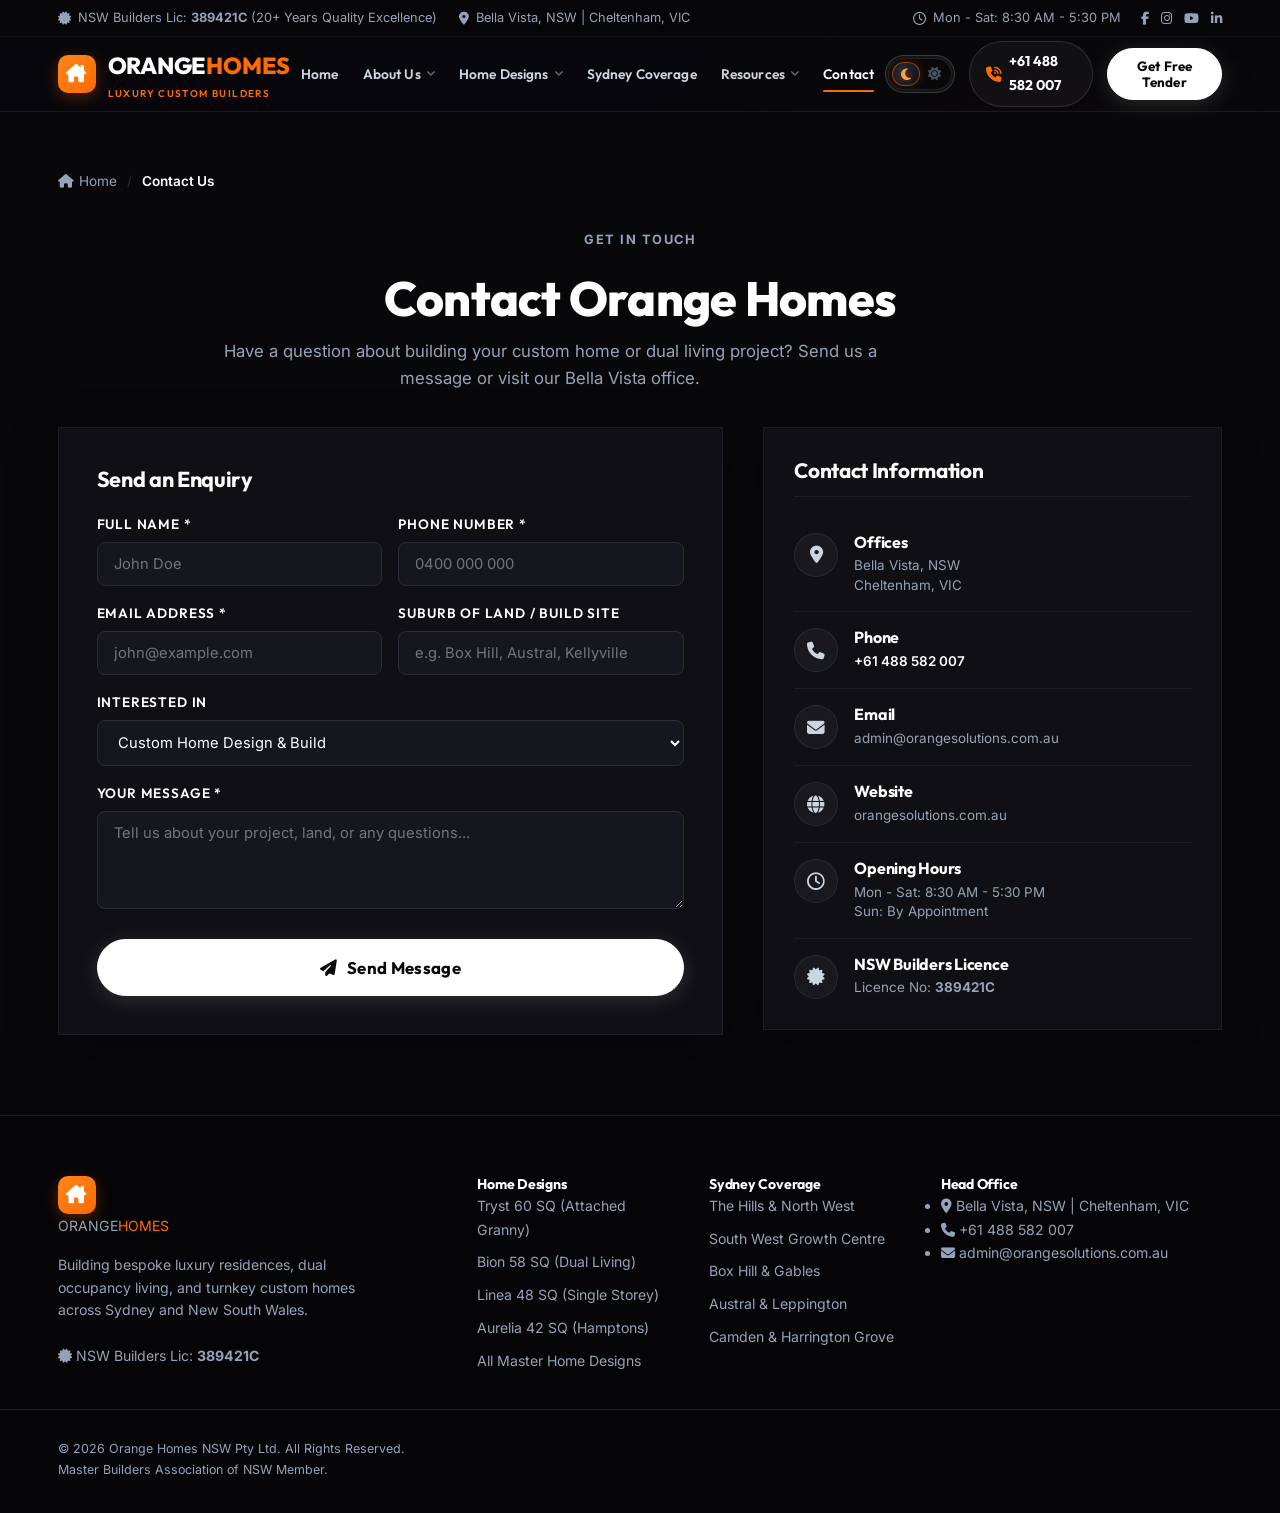
<file: contact.html>
<!DOCTYPE html>
<html lang="en-AU">
<head>
  <meta charset="UTF-8">
  <meta name="viewport" content="width=device-width, initial-scale=1.0">
  <title>Contact Us | Orange Homes</title>
  <meta name="description" content="Get in touch with Orange Homes. Contact our Bella Vista office or send us an enquiry for your custom luxury home build in Sydney.">
  <meta name="keywords" content="contact orange homes, luxury custom home builder sydney, bella vista home builders">
  
  <!-- Favicon -->
  <link rel="icon" type="image/svg+xml" href="data:image/svg+xml,<svg xmlns='http://www.w3.org/2000/svg' viewBox='0 0 100 100'><rect width='100' height='100' rx='20' fill='%23ff6b00'/><path d='M30 65 L50 25 L70 65 Z' fill='%23ffffff'/></svg>">
  
  <!-- Google Fonts: Outfit & Inter -->
  <link rel="preconnect" href="https://fonts.googleapis.com">
  <link rel="preconnect" href="https://fonts.gstatic.com" crossorigin>
  <link href="https://fonts.googleapis.com/css2?family=Inter:wght@300;400;500;600;700&family=Outfit:wght@400;500;600;700;800;900&display=swap" rel="stylesheet">
  
  <!-- FontAwesome 6 Icons -->
  <link rel="stylesheet" href="https://cdnjs.cloudflare.com/ajax/libs/font-awesome/6.5.1/css/all.min.css" crossorigin="anonymous" referrerpolicy="no-referrer" />
  
  <!-- Custom Stylesheet -->
  <link rel="stylesheet" href="css/style.css">

  <!-- Immediate Theme Initialization (Zero-FOUC) -->
  <meta name="color-scheme" content="dark light">
  <script>
    (function() {
      try {
        var savedTheme = localStorage.getItem('orange_theme');
        if (savedTheme === 'light') {
          document.documentElement.setAttribute('data-theme', 'light');
        } else {
          document.documentElement.setAttribute('data-theme', 'dark');
        }
      } catch (e) {}
    })();
  </script>
</head>
<body class="contact-page">

  <!-- Interactive Fluid Water Background -->
  <canvas id="fluidCanvas" class="fluid-canvas"></canvas>
  <div class="fluid-ambient-orb fluid-orb-1"></div>
  <div class="fluid-ambient-orb fluid-orb-2"></div>
  <div class="fluid-ambient-orb fluid-orb-3"></div>
  <div class="liquid-cursor-glow" id="liquidCursorGlow"></div>

  <!-- ==========================================================================
       TOP NOTIFICATION BAR
       ========================================================================== -->
  <div class="top-notification-bar">
    <div class="container top-bar-inner">
      <div class="top-bar-left">
        <div class="top-bar-item">
          <i class="fa-solid fa-certificate"></i>
          <span>NSW Builders Lic: <strong>389421C</strong> (20+ Years Quality Excellence)</span>
        </div>
        <div class="top-bar-item hide-mobile">
          <i class="fa-solid fa-location-dot"></i>
          <span>Bella Vista, NSW | Cheltenham, VIC</span>
        </div>
      </div>
      <div class="top-bar-right">
        <div class="top-bar-item">
          <i class="fa-regular fa-clock"></i>
          <span>Mon - Sat: 8:30 AM - 5:30 PM</span>
        </div>
        <div class="top-bar-social">
          <a href="#" aria-label="Facebook"><i class="fa-brands fa-facebook-f"></i></a>
          <a href="#" aria-label="Instagram"><i class="fa-brands fa-instagram"></i></a>
          <a href="#" aria-label="YouTube"><i class="fa-brands fa-youtube"></i></a>
          <a href="#" aria-label="LinkedIn"><i class="fa-brands fa-linkedin-in"></i></a>
        </div>
      </div>
    </div>
  </div>

  <!-- ==========================================================================
       STANDARD STICKY NAVBAR
       ========================================================================== -->
  <header class="site-header" id="siteHeader">
    <div class="container nav-container">
      
      <!-- Brand Logo -->
      <a href="index.html" class="brand-logo">
        <div class="logo-symbol"><i class="fa-solid fa-house-chimney"></i></div>
        <div class="logo-text">
          ORANGE<span>HOMES</span>
          <span class="logo-tag">Luxury Custom Builders</span>
        </div>
      </a>

      <!-- Desktop Navigation Menu -->
      <nav class="desktop-nav">
        <ul class="nav-menu">
          <li class="nav-item"><a href="index.html" class="nav-link">Home</a></li>
          
          <li class="nav-item">
            <a href="index.html#why-choose-us" class="nav-link">
              About Us <i class="fa-solid fa-angle-down"></i>
            </a>
            <ul class="nav-dropdown">
              <li><a href="index.html#about-intro" class="dropdown-link"><i class="fa-solid fa-building-columns"></i> About Orange Homes</a></li>
              <li><a href="index.html#why-choose-us" class="dropdown-link"><i class="fa-solid fa-award"></i> Why Orange Homes?</a></li>
              <li><a href="index.html#testimonials" class="dropdown-link"><i class="fa-solid fa-star"></i> Verified Testimonials</a></li>
              <li><a href="index.html#why-choose-us" class="dropdown-link"><i class="fa-solid fa-shield-halved"></i> 25-Yr Lifetime Warranty</a></li>
            </ul>
          </li>

          <li class="nav-item">
            <a href="index.html#home-designs" class="nav-link">
              Home Designs <i class="fa-solid fa-angle-down"></i>
            </a>
            <ul class="nav-dropdown">
              <li><a href="design-detail.html?id=tryst" class="dropdown-link"><i class="fa-solid fa-star"></i> Tryst 60 SQ (Attached Granny)</a></li>
              <li><a href="design-detail.html?id=bion" class="dropdown-link"><i class="fa-solid fa-people-roof"></i> Bion 58 SQ (Dual Living)</a></li>
              <li><a href="design-detail.html?id=linea" class="dropdown-link"><i class="fa-solid fa-house"></i> Linea 48 SQ (Single Storey)</a></li>
              <li><a href="design-detail.html?id=aurelia" class="dropdown-link"><i class="fa-solid fa-house-laptop"></i> Aurelia 42 SQ (Hamptons)</a></li>
              <li><a href="index.html#home-designs" class="dropdown-link"><i class="fa-solid fa-layer-group"></i> View All Master Collection</a></li>
            </ul>
          </li>

          <li class="nav-item">
            <a href="sydney-coverage.html" class="nav-link">Sydney Coverage</a>
          </li>

          <li class="nav-item">
            <a href="index.html#resources" class="nav-link">
              Resources <i class="fa-solid fa-angle-down"></i>
            </a>
            <ul class="nav-dropdown">
              <li><a href="index.html#estimator" class="dropdown-link"><i class="fa-solid fa-calculator"></i> Build Cost Estimator</a></li>
              <li><a href="index.html#free-design-studio" class="dropdown-link"><i class="fa-solid fa-compass-drafting"></i> Free Custom 3D Design</a></li>
              <li><a href="index.html#virtual-tour" class="dropdown-link"><i class="fa-solid fa-vr-cardboard"></i> 360° Display Home Tour</a></li>
              <li><a href="articles.html" class="dropdown-link"><i class="fa-solid fa-newspaper"></i> Latest Construction Guides</a></li>
              <li><a href="index.html#faqs" class="dropdown-link"><i class="fa-solid fa-circle-question"></i> FAQs</a></li>
            </ul>
          </li>

          <li class="nav-item active">
            <a href="contact.html" class="nav-link">Contact</a>
          </li>
        </ul>
      </nav>

      <!-- Action Button & Phone -->
      <div class="header-actions">
        <!-- Luxury Theme Switcher -->
        <button class="theme-toggle-btn" id="themeToggleBtn" type="button" aria-label="Toggle light/dark theme" title="Toggle Theme (Dark / Light)">
          <span class="theme-toggle-track">
            <span class="theme-toggle-icon icon-moon" aria-hidden="true"><i class="fa-solid fa-moon"></i></span>
            <span class="theme-toggle-icon icon-sun" aria-hidden="true"><i class="fa-solid fa-sun"></i></span>
            <span class="theme-toggle-thumb"></span>
          </span>
        </button>
        <a href="tel:+61488582007" class="header-phone hide-mobile">
          <i class="fa-solid fa-phone-volume"></i>
          <span>+61 488 582 007</span>
        </a>
        <button class="btn btn-primary btn-sm" onclick="openContactModal('Contact Page Quote')">
          Get Free Tender
        </button>
        <button class="mobile-nav-toggle" aria-label="Open Navigation Menu">
          <i class="fa-solid fa-bars"></i>
        </button>
      </div>

    </div>
  </header>

  <!-- ==========================================================================
       SIMPLE & CLEAN CONTACT SECTION
       ========================================================================== -->
  <section class="section-padding bg-dark" style="padding: 50px 0 80px;">
    <div class="container">
      
      <!-- Breadcrumbs -->
      <nav class="project-breadcrumbs" aria-label="Breadcrumbs" style="margin-bottom: 24px;">
        <a href="index.html"><i class="fa-solid fa-house"></i> Home</a>
        <span>/</span>
        <span class="active">Contact Us</span>
      </nav>

      <div class="section-header" style="margin-bottom: 36px;">
        <div class="section-tag">Get in Touch</div>
        <h1 style="font-family: 'Outfit', sans-serif; font-size: clamp(2.2rem, 3.8vw, 3rem); font-weight: 800; color: var(--text-white); margin-top: 6px; margin-bottom: 10px;">
          Contact Orange Homes
        </h1>
        <p style="color: var(--text-muted); font-size: 1.05rem; max-width: 680px; margin: 0; line-height: 1.6;">
          Have a question about building your custom home or dual living project? Send us a message or visit our Bella Vista office.
        </p>
      </div>

      <div class="contact-main-grid" style="margin-bottom: 0;">
        
        <!-- Left: Simple Clean Contact Form -->
        <div class="contact-form-panel">
          <h3 style="font-family: 'Outfit', sans-serif; font-size: 1.35rem; color: var(--text-white); margin-bottom: 20px;">
            Send an Enquiry
          </h3>

          <form id="simpleContactForm" data-toast-msg="Thank you! Your enquiry has been received. An Orange Homes advisor will contact you shortly.">
            
            <div class="form-row" style="display: grid; grid-template-columns: 1fr 1fr; gap: 16px; margin-bottom: 16px;">
              <div class="form-group">
                <label style="color: var(--text-white); font-size: 0.85rem; font-weight: 600; margin-bottom: 6px; display: block;">Full Name *</label>
                <input type="text" class="form-control" required placeholder="John Doe">
              </div>
              <div class="form-group">
                <label style="color: var(--text-white); font-size: 0.85rem; font-weight: 600; margin-bottom: 6px; display: block;">Phone Number *</label>
                <input type="tel" class="form-control" required placeholder="0400 000 000">
              </div>
            </div>

            <div class="form-row" style="display: grid; grid-template-columns: 1fr 1fr; gap: 16px; margin-bottom: 16px;">
              <div class="form-group">
                <label style="color: var(--text-white); font-size: 0.85rem; font-weight: 600; margin-bottom: 6px; display: block;">Email Address *</label>
                <input type="email" class="form-control" required placeholder="john@example.com">
              </div>
              <div class="form-group">
                <label style="color: var(--text-white); font-size: 0.85rem; font-weight: 600; margin-bottom: 6px; display: block;">Suburb of Land / Build Site</label>
                <input type="text" class="form-control" placeholder="e.g. Box Hill, Austral, Kellyville">
              </div>
            </div>

            <div class="form-group" style="margin-bottom: 16px;">
              <label style="color: var(--text-white); font-size: 0.85rem; font-weight: 600; margin-bottom: 6px; display: block;">Interested In</label>
              <select class="form-control">
                <option>Custom Home Design & Build</option>
                <option>Attached Granny Flat (e.g. Tryst 60 SQ)</option>
                <option>Dual Living / Duplex (e.g. Bion 58 SQ)</option>
                <option>Knockdown Rebuild</option>
                <option>General Enquiry</option>
              </select>
            </div>

            <div class="form-group" style="margin-bottom: 22px;">
              <label style="color: var(--text-white); font-size: 0.85rem; font-weight: 600; margin-bottom: 6px; display: block;">Your Message *</label>
              <textarea class="form-control" rows="4" required placeholder="Tell us about your project, land, or any questions..."></textarea>
            </div>

            <button type="submit" class="btn btn-primary btn-lg" style="width: 100%;">
              <i class="fa-solid fa-paper-plane"></i> Send Message
            </button>
          </form>
        </div>

        <!-- Right: Simple Clean Contact Details Card -->
        <div class="contact-sidebar-panel">
          
          <div class="contact-studio-box">
            <h3 style="font-family: 'Outfit', sans-serif; font-size: 1.3rem; color: var(--text-white); margin-bottom: 20px; padding-bottom: 12px; border-bottom: 1px solid var(--border-dark);">
              Contact Information
            </h3>

            <div class="studio-item">
              <div class="studio-icon"><i class="fa-solid fa-location-dot"></i></div>
              <div class="studio-details">
                <h5>Offices</h5>
                <p>Bella Vista, NSW<br>Cheltenham, VIC</p>
              </div>
            </div>

            <div class="studio-item">
              <div class="studio-icon"><i class="fa-solid fa-phone"></i></div>
              <div class="studio-details">
                <h5>Phone</h5>
                <p><a href="tel:+61488582007" style="color: var(--text-white); text-decoration: none; font-weight: 600;">+61 488 582 007</a></p>
              </div>
            </div>

            <div class="studio-item">
              <div class="studio-icon"><i class="fa-solid fa-envelope"></i></div>
              <div class="studio-details">
                <h5>Email</h5>
                <p><a href="mailto:admin@orangesolutions.com.au" class="studio-link">admin@orangesolutions.com.au</a></p>
              </div>
            </div>

            <div class="studio-item">
              <div class="studio-icon"><i class="fa-solid fa-globe"></i></div>
              <div class="studio-details">
                <h5>Website</h5>
                <p><a href="https://orangesolutions.com.au/" target="_blank" rel="noopener" class="studio-link">orangesolutions.com.au</a></p>
              </div>
            </div>

            <div class="studio-item">
              <div class="studio-icon"><i class="fa-regular fa-clock"></i></div>
              <div class="studio-details">
                <h5>Opening Hours</h5>
                <p>Mon - Sat: 8:30 AM - 5:30 PM<br>Sun: By Appointment</p>
              </div>
            </div>

            <div class="studio-item">
              <div class="studio-icon"><i class="fa-solid fa-certificate"></i></div>
              <div class="studio-details">
                <h5>NSW Builders Licence</h5>
                <p>Licence No: <strong>389421C</strong></p>
              </div>
            </div>
          </div>

        </div>

      </div>

    </div>
  </section>

  <!-- ==========================================================================
       OFF-CANVAS MOBILE DRAWER MENU
       ========================================================================== -->
  <div class="mobile-drawer">
    <div class="drawer-header">
      <a href="index.html" class="brand-logo" style="font-size: 1.3rem;">
        <div class="logo-symbol" style="width: 34px; height: 34px; font-size: 1rem;"><i class="fa-solid fa-house-chimney"></i></div>
        <div class="logo-text">ORANGE<span>HOMES</span></div>
      </a>
      <button class="modal-close-btn drawer-close-btn" aria-label="Close Navigation"><i class="fa-solid fa-xmark"></i></button>
    </div>

    <ul class="mobile-nav-list">
      <li><a href="index.html" class="mobile-nav-link">Home</a></li>
      <li><a href="index.html#about-intro" class="mobile-nav-link">About Us</a></li>
      <li><a href="index.html#why-choose-us" class="mobile-nav-link">Why Orange Homes</a></li>
      <li><a href="index.html#home-designs" class="mobile-nav-link">Home Designs Collection</a></li>
      <li><a href="design-detail.html?id=tryst" class="mobile-nav-link">Tryst 60 SQ Design</a></li>
      <li><a href="sydney-coverage.html" class="mobile-nav-link">Sydney Coverage</a></li>
      <li><a href="index.html#free-design-studio" class="mobile-nav-link">Free 3D Design Studio</a></li>
      <li><a href="index.html#virtual-tour" class="mobile-nav-link">Virtual Display Home</a></li>
      <li><a href="articles.html" class="mobile-nav-link">Building Guides</a></li>
      <li><a href="index.html#faqs" class="mobile-nav-link">FAQs</a></li>
      <li><a href="contact.html" class="mobile-nav-link active">Contact Us</a></li>
    </ul>

    <div style="margin-top: auto; padding-top: 20px;">
      <!-- Mobile Theme Toggle -->
      <div class="drawer-theme-row">
        <span class="drawer-theme-label"><i class="fa-solid fa-circle-half-stroke"></i> Theme Mode</span>
        <button class="theme-toggle-btn mobile-theme-btn" id="mobileThemeToggleBtn" type="button" aria-label="Toggle light/dark theme">
          <span class="theme-toggle-track">
            <span class="theme-toggle-icon icon-moon" aria-hidden="true"><i class="fa-solid fa-moon"></i></span>
            <span class="theme-toggle-icon icon-sun" aria-hidden="true"><i class="fa-solid fa-sun"></i></span>
            <span class="theme-toggle-thumb"></span>
          </span>
        </button>
      </div>
      <a href="tel:+61488582007" class="btn btn-primary" style="width: 100%; margin-bottom: 12px;">
        <i class="fa-solid fa-phone"></i> +61 488 582 007
      </a>
      <button class="btn btn-outline" style="width: 100%;" onclick="openContactModal('Mobile Drawer Tender Request')">
        Request Fixed Tender
      </button>
    </div>
  </div>

  <!-- ==========================================================================
       STANDARD SITE FOOTER
       ========================================================================== -->
  <footer class="site-footer">
    <div class="container footer-grid">
      <div class="footer-brand">
        <div class="footer-logo">
          <div class="logo-symbol"><i class="fa-solid fa-house-chimney"></i></div>
          <div class="logo-text">ORANGE<span>HOMES</span></div>
        </div>
        <p class="footer-tagline">
          Building bespoke luxury residences, dual occupancy living, and turnkey custom homes across Sydney and New South Wales.
        </p>
        <div class="footer-license">
          <i class="fa-solid fa-certificate"></i> NSW Builders Lic: <strong>389421C</strong>
        </div>
      </div>

      <div class="footer-col">
        <h4 class="footer-title">Home Designs</h4>
        <ul class="footer-links">
          <li><a href="design-detail.html?id=tryst">Tryst 60 SQ (Attached Granny)</a></li>
          <li><a href="design-detail.html?id=bion">Bion 58 SQ (Dual Living)</a></li>
          <li><a href="design-detail.html?id=linea">Linea 48 SQ (Single Storey)</a></li>
          <li><a href="design-detail.html?id=aurelia">Aurelia 42 SQ (Hamptons)</a></li>
          <li><a href="index.html#home-designs">All Master Home Designs</a></li>
        </ul>
      </div>

      <div class="footer-col">
        <h4 class="footer-title">Sydney Coverage</h4>
        <ul class="footer-links">
          <li><a href="sydney-coverage.html">The Hills &amp; North West</a></li>
          <li><a href="sydney-coverage.html">South West Growth Centre</a></li>
          <li><a href="sydney-coverage.html">Box Hill &amp; Gables</a></li>
          <li><a href="sydney-coverage.html">Austral &amp; Leppington</a></li>
          <li><a href="sydney-coverage.html">Camden &amp; Harrington Grove</a></li>
        </ul>
      </div>

      <div class="footer-col">
        <h4 class="footer-title">Head Office</h4>
        <ul class="footer-contact">
          <li><i class="fa-solid fa-location-dot"></i> Bella Vista, NSW | Cheltenham, VIC</li>
          <li><i class="fa-solid fa-phone"></i> +61 488 582 007</li>
          <li><i class="fa-solid fa-envelope"></i> admin@orangesolutions.com.au</li>
        </ul>
      </div>
    </div>

    <div class="footer-bottom">
      <div class="container footer-bottom-inner">
        <div>© 2026 Orange Homes NSW Pty Ltd. All Rights Reserved.</div>
        <div>Master Builders Association of NSW Member.</div>
      </div>
    </div>
  </footer>

  <!-- Quick Contact / Consultation Modal -->
  <div id="quickContactModal" class="modal-backdrop">
    <div class="modal-dialog" style="max-width: 650px;">
      <div class="modal-header">
        <div>
          <h3 id="contactModalTitle" style="font-size: 1.4rem; color: var(--text-white);">Request Fixed-Price Consultation</h3>
          <p style="font-size: 0.85rem; color: var(--text-muted); margin-top: 4px;">Direct builder consultation, site assessment &amp; custom 3D review.</p>
        </div>
        <button class="modal-close-btn" onclick="closeContactModal()" aria-label="Close Modal"><i class="fa-solid fa-xmark"></i></button>
      </div>

      <div class="modal-body">
        <form data-toast-msg="Thank you! Your enquiry has been received. An Orange Homes advisor will call you shortly.">
          <input type="hidden" id="quickContactSubject" value="General Consultation">

          <div class="form-group" style="margin-bottom: 16px;">
            <label>Full Name *</label>
            <input type="text" class="form-control" required placeholder="e.g. John Doe">
          </div>

          <div class="form-row" style="display: grid; grid-template-columns: 1fr 1fr; gap: 14px; margin-bottom: 16px;">
            <div class="form-group">
              <label>Phone Number *</label>
              <input type="tel" class="form-control" required placeholder="0400 000 000">
            </div>
            <div class="form-group">
              <label>Email Address *</label>
              <input type="email" class="form-control" required placeholder="john@example.com">
            </div>
          </div>

          <div class="form-group" style="margin-bottom: 24px;">
            <label>How Can We Help You?</label>
            <textarea class="form-control" rows="3" placeholder="Tell us about your land, preferred home designs, or questions..."></textarea>
          </div>

          <button type="submit" class="btn btn-primary btn-lg" style="width: 100%;">
            <i class="fa-solid fa-paper-plane"></i> Submit Request
          </button>
        </form>
      </div>
    </div>
  </div>

  <!-- Master Scripts -->
  <script src="js/data.js"></script>
  <script src="js/app.js"></script>

</body>
</html>
</file>
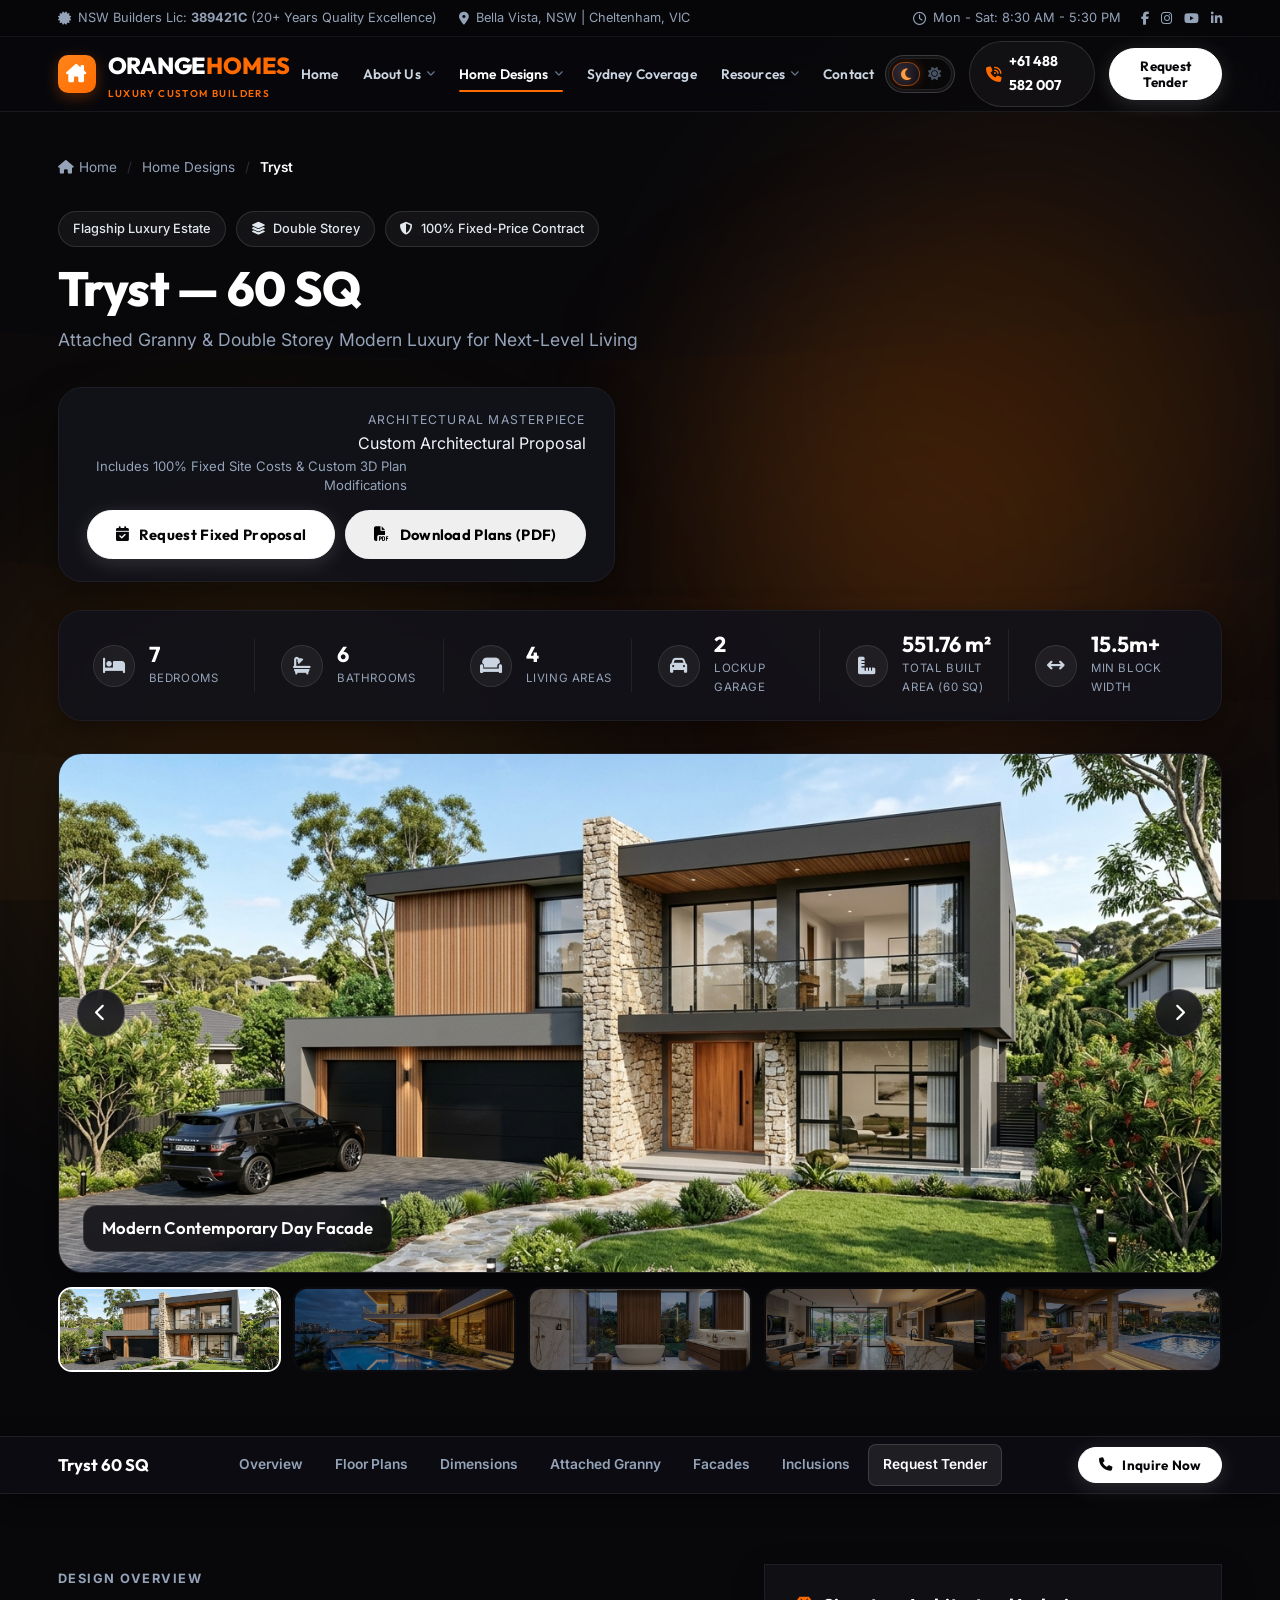
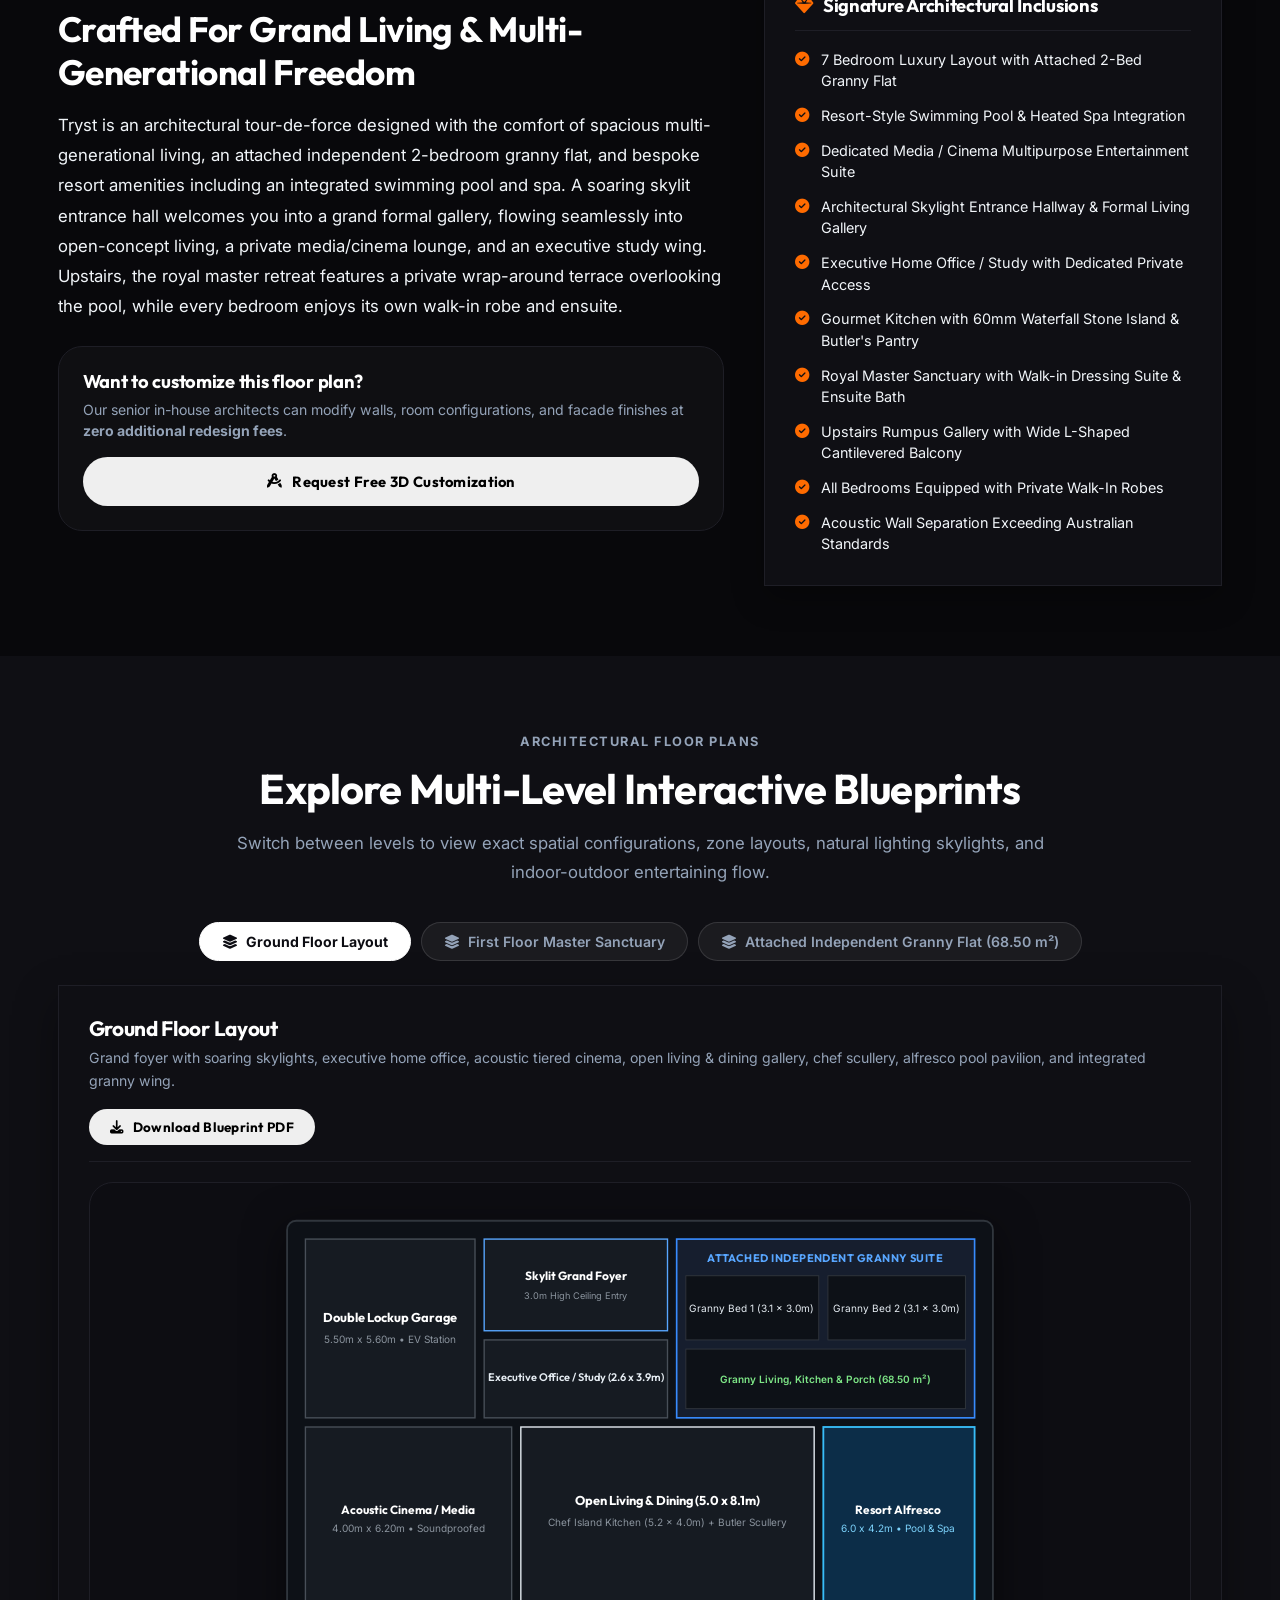
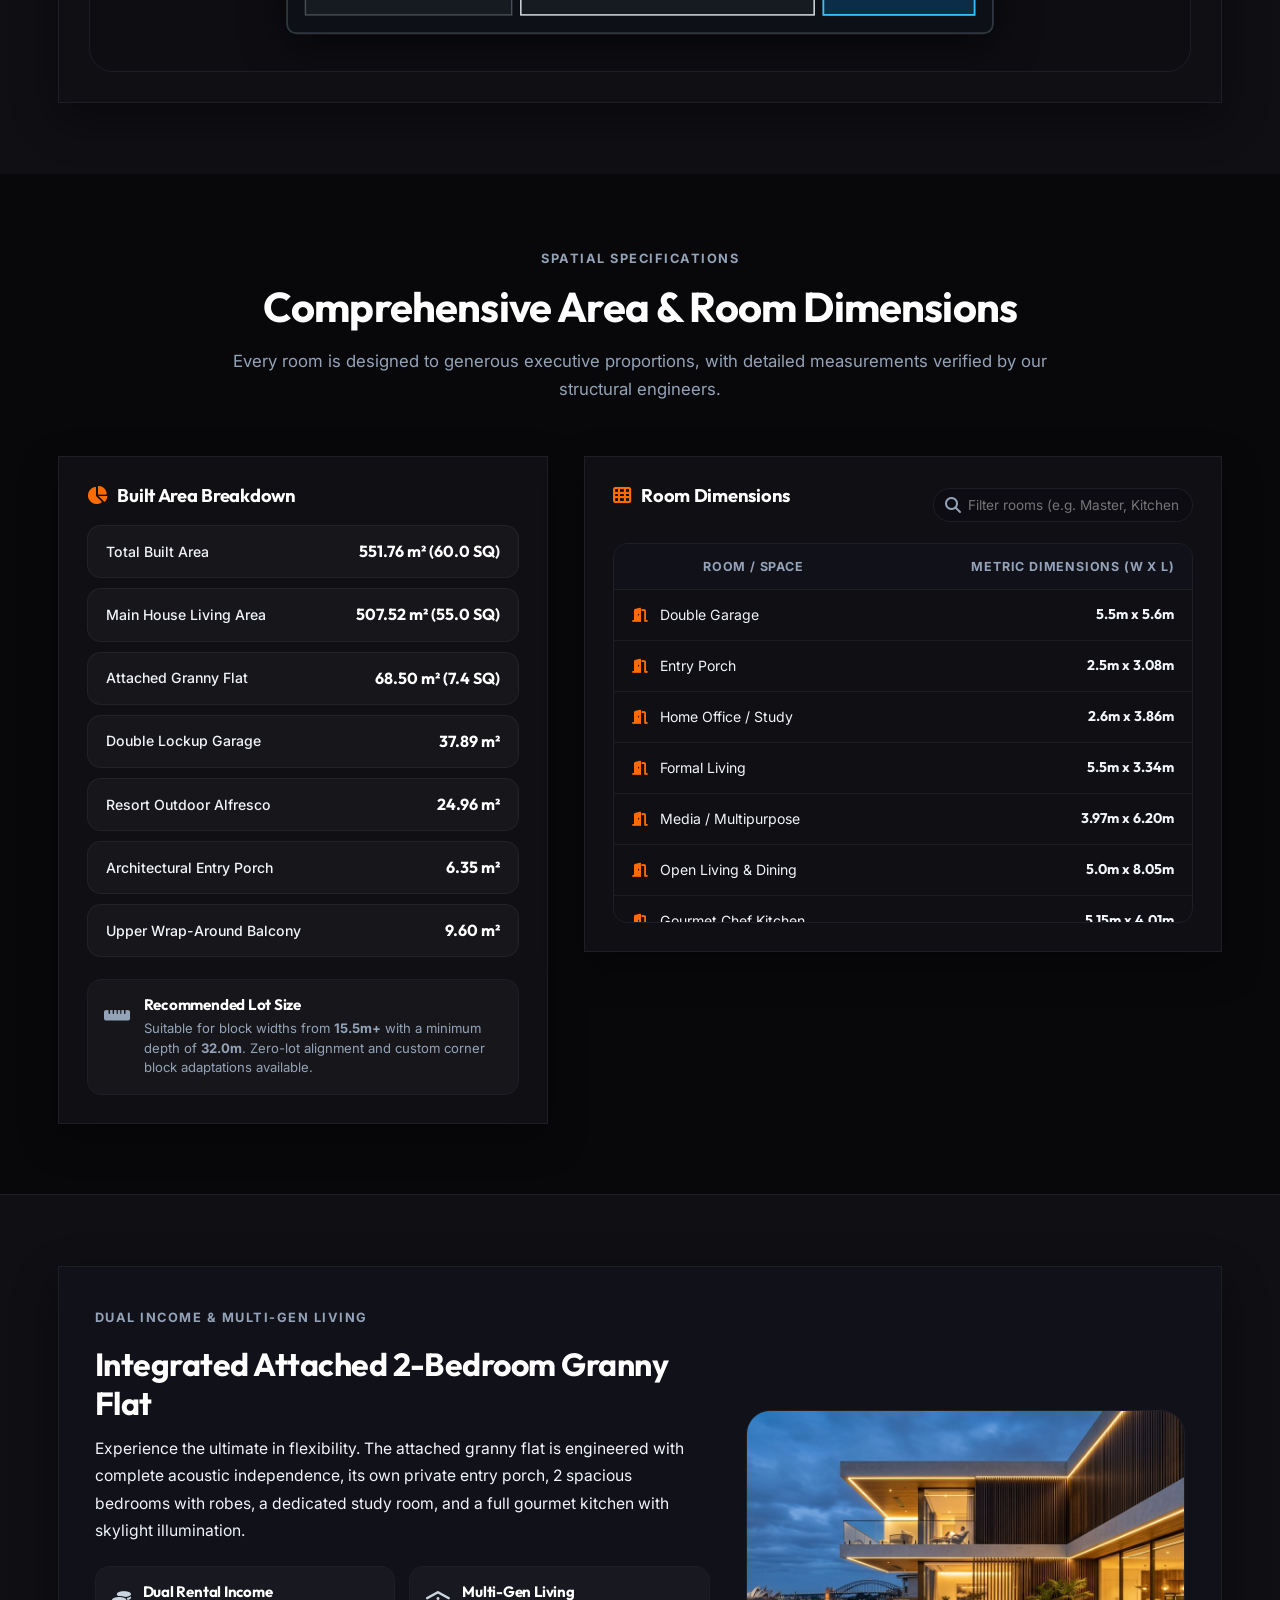
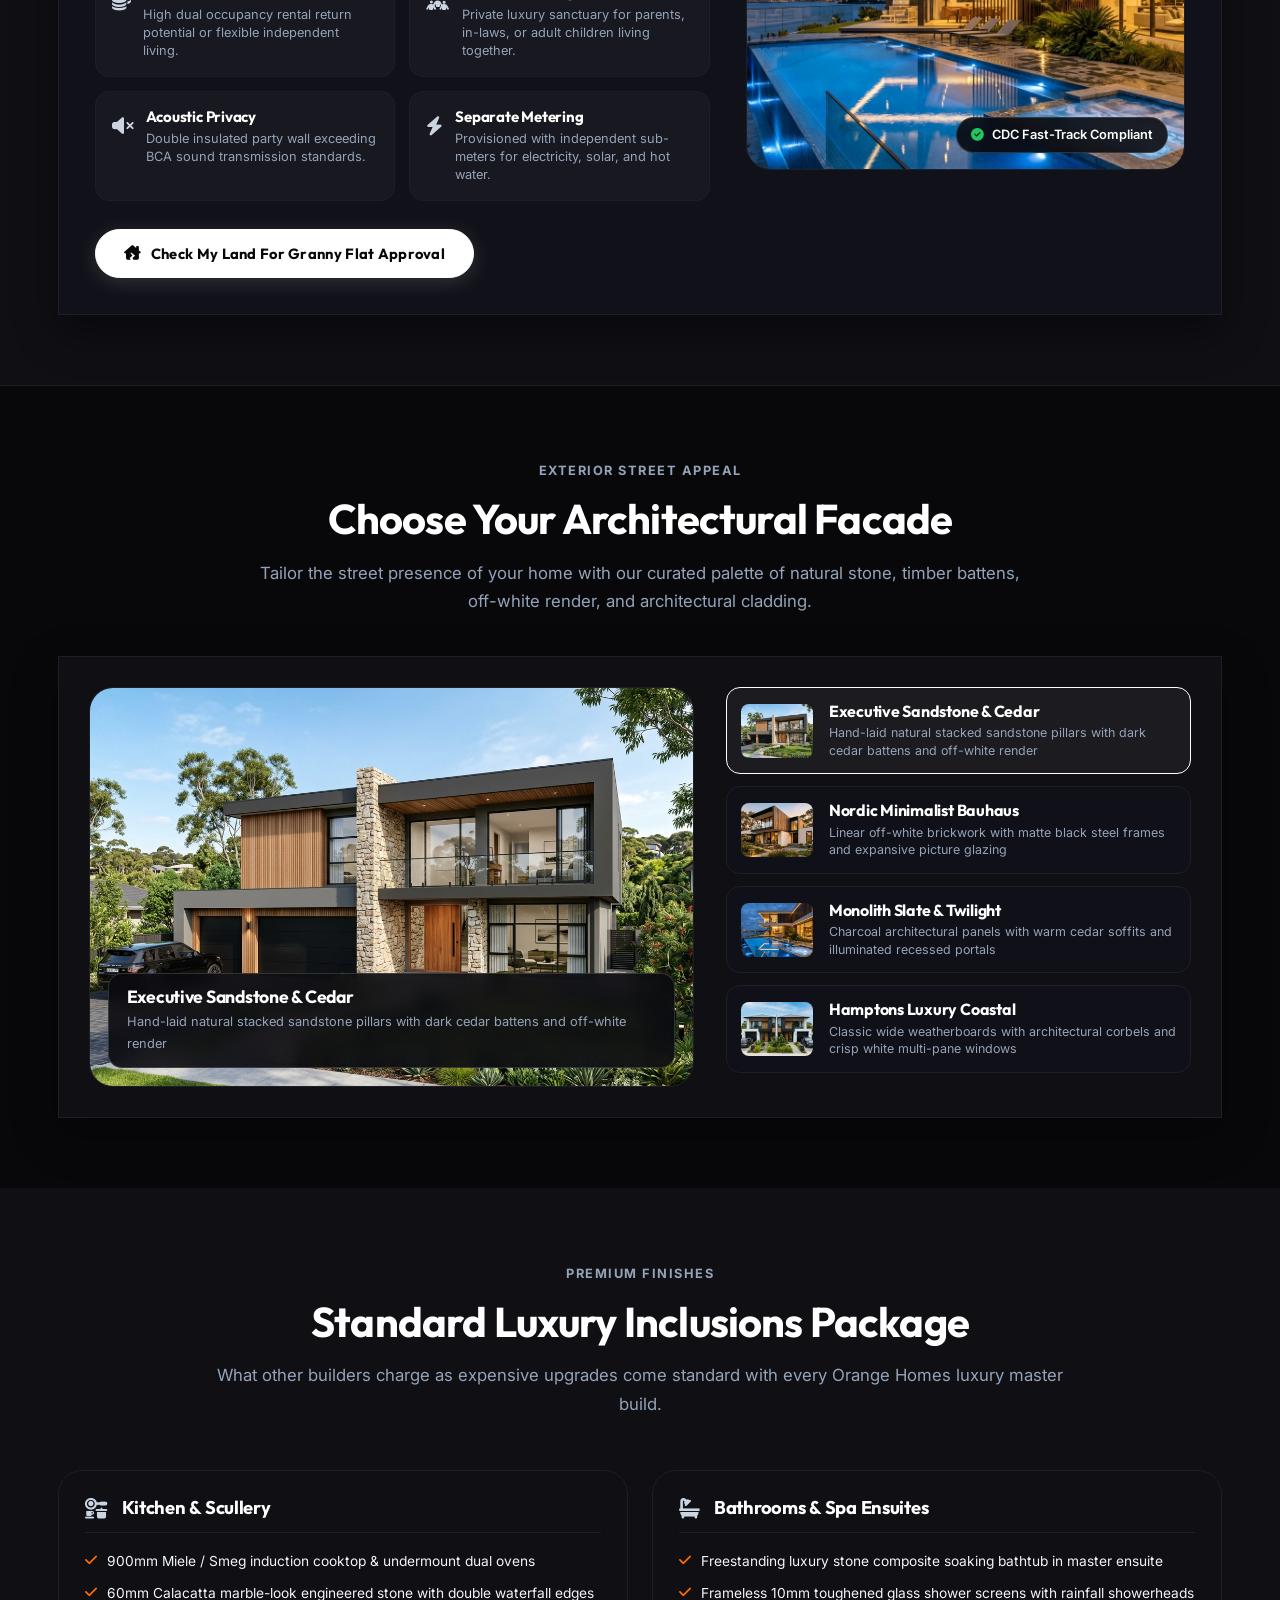
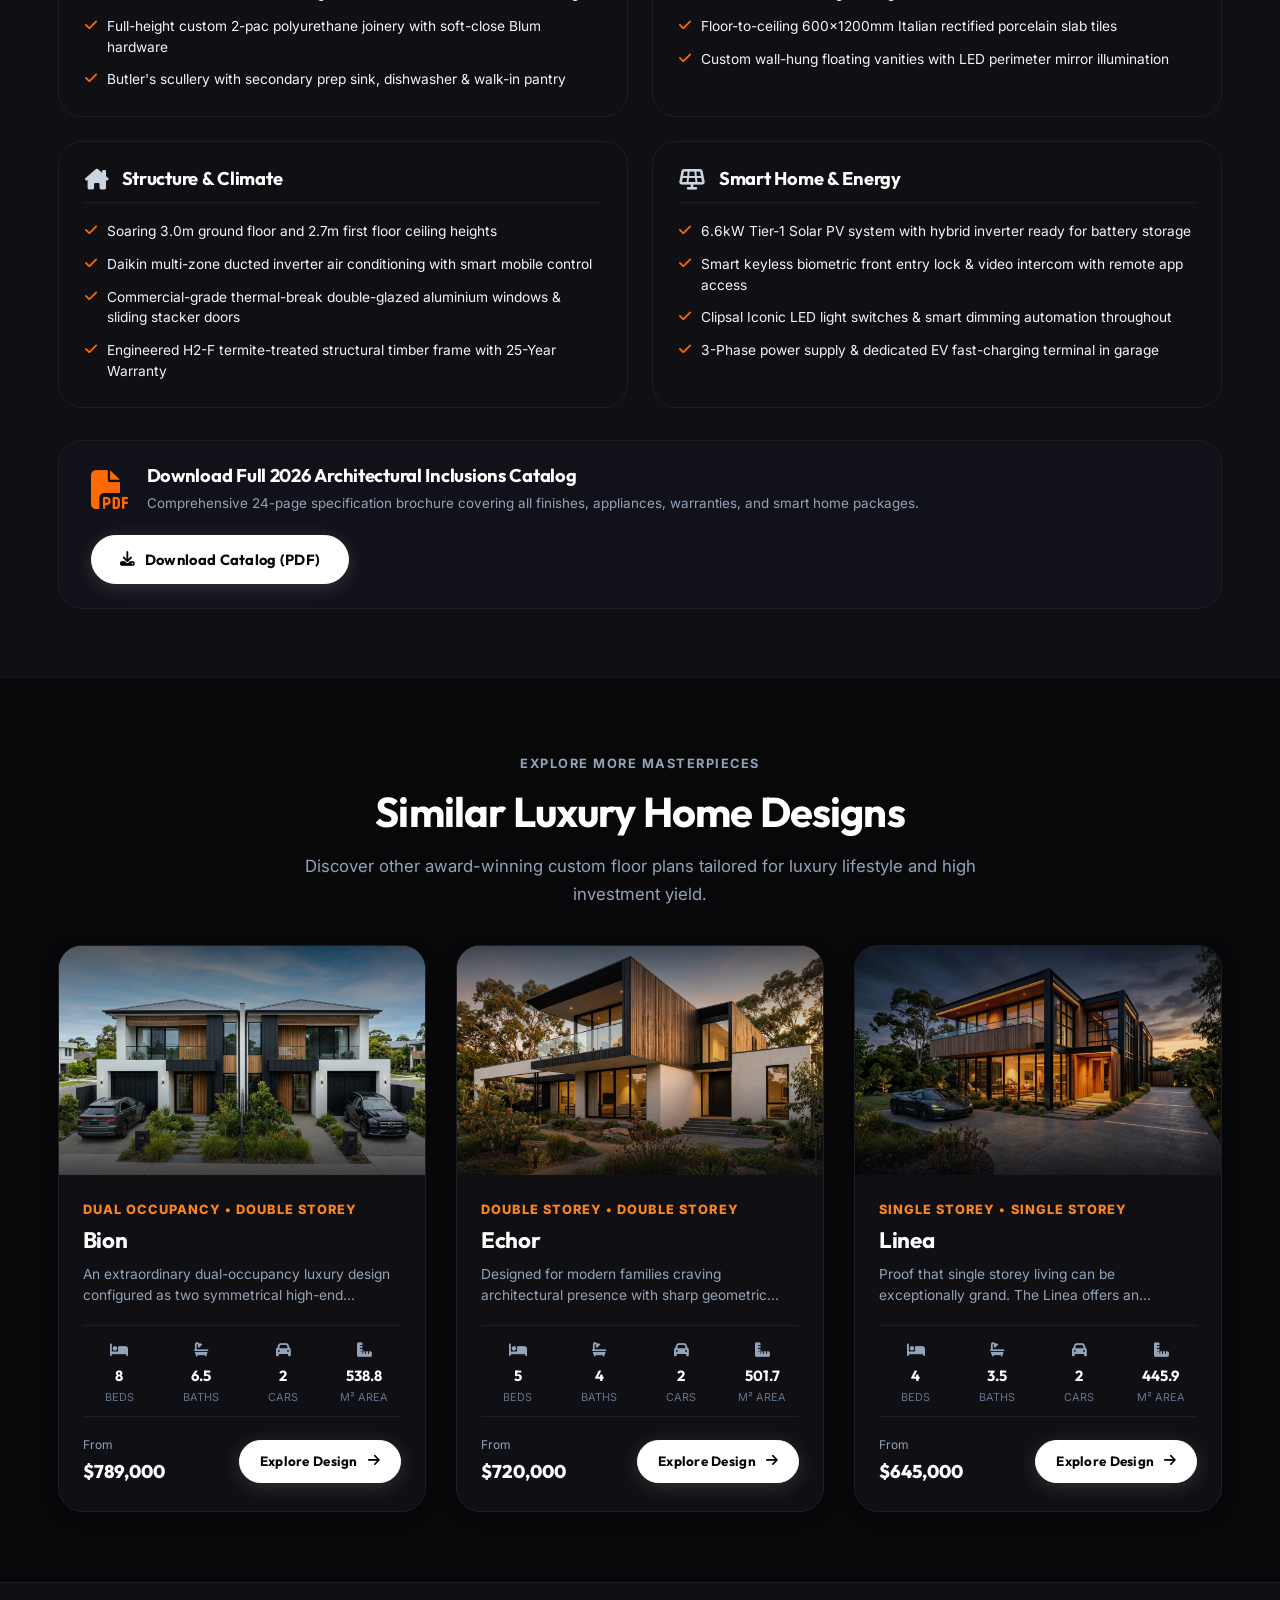
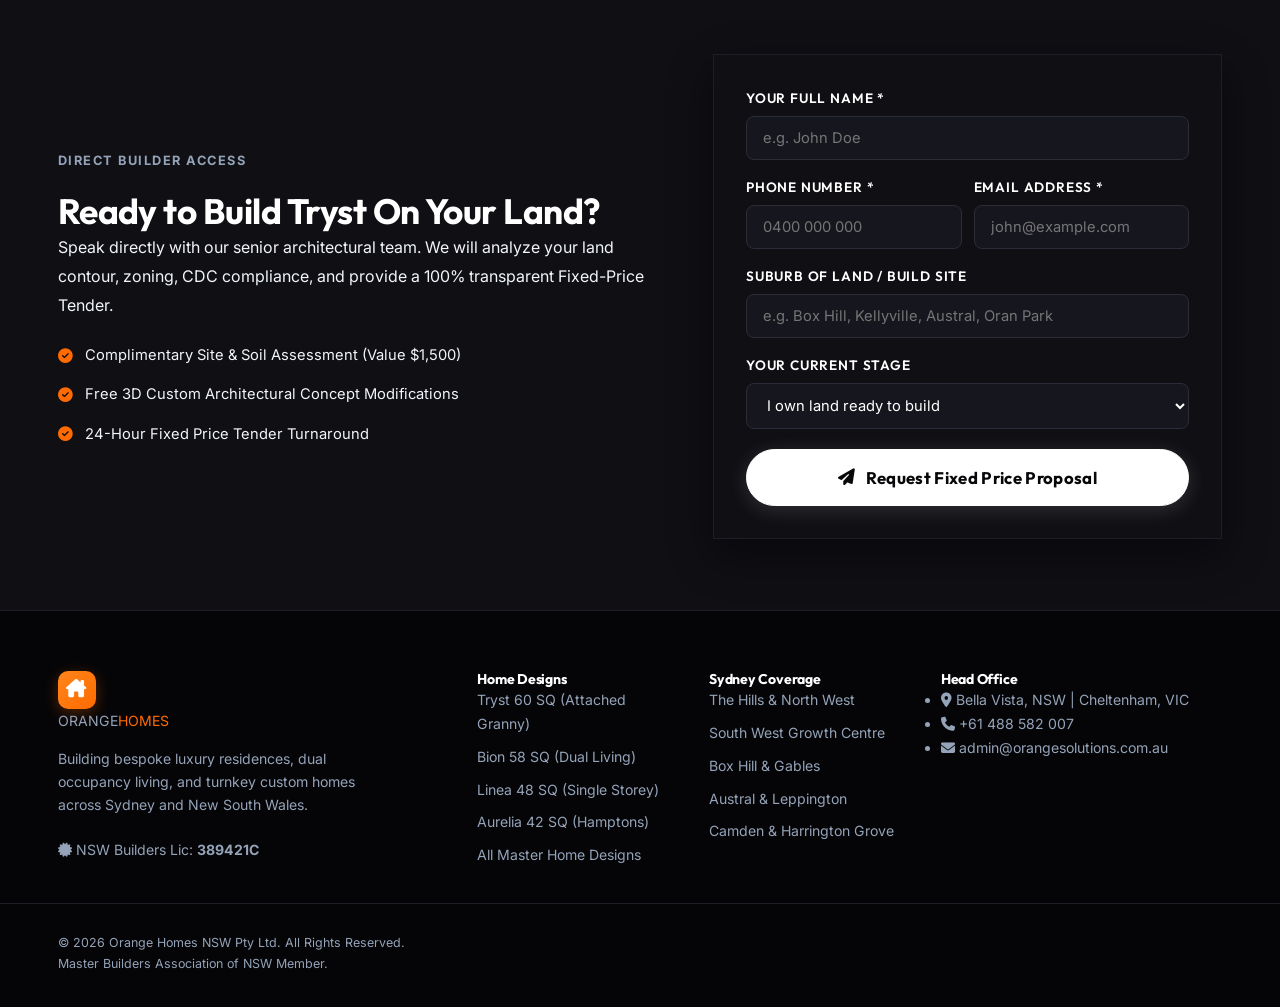
<file: design-detail.html>
<!DOCTYPE html>
<html lang="en-AU">
<head>
  <meta charset="UTF-8">
  <meta name="viewport" content="width=device-width, initial-scale=1.0">
  <title id="pageTitle">Tryst - 60 SQ Attached Granny & Luxury Dual Living Estate | Orange Homes</title>
  <meta name="description" id="pageMetaDesc" content="Explore the Tryst 60 SQ custom luxury double storey home design by Orange Homes. Features 7 bedrooms, 6 bathrooms, attached independent granny flat, and multi-generational dual living floor plan.">
  <meta name="keywords" content="tryst home design, attached granny flat builder sydney, 60 sq luxury home, dual living custom builders, orange homes sydney">
  
  <!-- Favicon -->
  <link rel="icon" type="image/svg+xml" href="data:image/svg+xml,<svg xmlns='http://www.w3.org/2000/svg' viewBox='0 0 100 100'><rect width='100' height='100' rx='20' fill='%23ff6b00'/><path d='M30 65 L50 25 L70 65 Z' fill='%23ffffff'/></svg>">
  
  <!-- Google Fonts: Outfit & Inter -->
  <link rel="preconnect" href="https://fonts.googleapis.com">
  <link rel="preconnect" href="https://fonts.gstatic.com" crossorigin>
  <link href="https://fonts.googleapis.com/css2?family=Inter:wght@300;400;500;600;700&family=Outfit:wght@400;500;600;700;800;900&display=swap" rel="stylesheet">
  
  <!-- FontAwesome 6 Icons -->
  <link rel="stylesheet" href="https://cdnjs.cloudflare.com/ajax/libs/font-awesome/6.5.1/css/all.min.css" crossorigin="anonymous" referrerpolicy="no-referrer" />
  
  <!-- Custom Stylesheet -->
  <link rel="stylesheet" href="css/style.css">

  <!-- Immediate Theme Initialization (Zero-FOUC) -->
  <meta name="color-scheme" content="dark light">
  <script>
    (function() {
      try {
        var savedTheme = localStorage.getItem('orange_theme');
        if (savedTheme === 'light') {
          document.documentElement.setAttribute('data-theme', 'light');
        } else {
          document.documentElement.setAttribute('data-theme', 'dark');
        }
      } catch (e) {}
    })();
  </script>
</head>
<body class="project-detail-page">

  <!-- Interactive Fluid Water Background -->
  <canvas id="fluidCanvas" class="fluid-canvas"></canvas>
  <div class="fluid-ambient-orb fluid-orb-1"></div>
  <div class="fluid-ambient-orb fluid-orb-2"></div>
  <div class="fluid-ambient-orb fluid-orb-3"></div>
  <div class="liquid-cursor-glow" id="liquidCursorGlow"></div>

  <!-- ==========================================================================
       TOP NOTIFICATION BAR
       ========================================================================== -->
  <div class="top-notification-bar">
    <div class="container top-bar-inner">
      <div class="top-bar-left">
        <div class="top-bar-item">
          <i class="fa-solid fa-certificate"></i>
          <span>NSW Builders Lic: <strong>389421C</strong> (20+ Years Quality Excellence)</span>
        </div>
        <div class="top-bar-item hide-mobile">
          <i class="fa-solid fa-location-dot"></i>
          <span>Bella Vista, NSW | Cheltenham, VIC</span>
        </div>
      </div>
      <div class="top-bar-right">
        <div class="top-bar-item">
          <i class="fa-regular fa-clock"></i>
          <span>Mon - Sat: 8:30 AM - 5:30 PM</span>
        </div>
        <div class="top-bar-social">
          <a href="#" aria-label="Facebook"><i class="fa-brands fa-facebook-f"></i></a>
          <a href="#" aria-label="Instagram"><i class="fa-brands fa-instagram"></i></a>
          <a href="#" aria-label="YouTube"><i class="fa-brands fa-youtube"></i></a>
          <a href="#" aria-label="LinkedIn"><i class="fa-brands fa-linkedin-in"></i></a>
        </div>
      </div>
    </div>
  </div>

  <!-- ==========================================================================
       STANDARD STICKY NAVBAR
       ========================================================================== -->
  <header class="site-header" id="siteHeader">
    <div class="container nav-container">
      
      <!-- Brand Logo -->
      <a href="index.html" class="brand-logo">
        <div class="logo-symbol"><i class="fa-solid fa-house-chimney"></i></div>
        <div class="logo-text">
          ORANGE<span>HOMES</span>
          <span class="logo-tag">Luxury Custom Builders</span>
        </div>
      </a>

      <!-- Desktop Navigation Menu -->
      <nav class="desktop-nav">
        <ul class="nav-menu">
          <li class="nav-item"><a href="index.html" class="nav-link">Home</a></li>
          
          <li class="nav-item">
            <a href="index.html#why-choose-us" class="nav-link">
              About Us <i class="fa-solid fa-angle-down"></i>
            </a>
            <ul class="nav-dropdown">
              <li><a href="index.html#about-intro" class="dropdown-link"><i class="fa-solid fa-building-columns"></i> About Orange Homes</a></li>
              <li><a href="index.html#why-choose-us" class="dropdown-link"><i class="fa-solid fa-award"></i> Why Orange Homes?</a></li>
              <li><a href="index.html#testimonials" class="dropdown-link"><i class="fa-solid fa-star"></i> Verified Testimonials</a></li>
              <li><a href="index.html#why-choose-us" class="dropdown-link"><i class="fa-solid fa-shield-halved"></i> 25-Yr Lifetime Warranty</a></li>
            </ul>
          </li>

          <li class="nav-item active">
            <a href="index.html#home-designs" class="nav-link">
              Home Designs <i class="fa-solid fa-angle-down"></i>
            </a>
            <ul class="nav-dropdown">
              <li><a href="design-detail.html?id=tryst" class="dropdown-link"><i class="fa-solid fa-star"></i> Tryst 60 SQ (Attached Granny)</a></li>
              <li><a href="design-detail.html?id=bion" class="dropdown-link"><i class="fa-solid fa-people-roof"></i> Bion 58 SQ (Dual Living)</a></li>
              <li><a href="design-detail.html?id=linea" class="dropdown-link"><i class="fa-solid fa-house"></i> Linea 48 SQ (Single Storey)</a></li>
              <li><a href="design-detail.html?id=aurelia" class="dropdown-link"><i class="fa-solid fa-house-laptop"></i> Aurelia 42 SQ (Hamptons)</a></li>
              <li><a href="index.html#home-designs" class="dropdown-link"><i class="fa-solid fa-layer-group"></i> View All Master Collection</a></li>
            </ul>
          </li>

          <li class="nav-item">
            <a href="sydney-coverage.html" class="nav-link">Sydney Coverage</a>
          </li>

          <li class="nav-item">
            <a href="index.html#resources" class="nav-link">
              Resources <i class="fa-solid fa-angle-down"></i>
            </a>
            <ul class="nav-dropdown">
              <li><a href="index.html#estimator" class="dropdown-link"><i class="fa-solid fa-calculator"></i> Build Cost Estimator</a></li>
              <li><a href="index.html#free-design-studio" class="dropdown-link"><i class="fa-solid fa-compass-drafting"></i> Free Custom 3D Design</a></li>
              <li><a href="index.html#virtual-tour" class="dropdown-link"><i class="fa-solid fa-vr-cardboard"></i> 360° Display Home Tour</a></li>
              <li><a href="articles.html" class="dropdown-link"><i class="fa-solid fa-newspaper"></i> Latest Construction Guides</a></li>
              <li><a href="index.html#faqs" class="dropdown-link"><i class="fa-solid fa-circle-question"></i> FAQs</a></li>
            </ul>
          </li>

          <li class="nav-item">
            <a href="contact.html" class="nav-link">Contact</a>
          </li>
        </ul>
      </nav>

      <!-- Action Button & Phone -->
      <div class="header-actions">
        <!-- Luxury Theme Switcher -->
        <button class="theme-toggle-btn" id="themeToggleBtn" type="button" aria-label="Toggle light/dark theme" title="Toggle Theme (Dark / Light)">
          <span class="theme-toggle-track">
            <span class="theme-toggle-icon icon-moon" aria-hidden="true"><i class="fa-solid fa-moon"></i></span>
            <span class="theme-toggle-icon icon-sun" aria-hidden="true"><i class="fa-solid fa-sun"></i></span>
            <span class="theme-toggle-thumb"></span>
          </span>
        </button>
        <a href="tel:+61488582007" class="header-phone hide-mobile">
          <i class="fa-solid fa-phone-volume"></i>
          <span>+61 488 582 007</span>
        </a>
        <button class="btn btn-primary btn-sm" onclick="openContactModal('Quick Tender Request: ' + (window.currentDesign?.name || 'Tryst'))">
          Request Tender
        </button>
        <button class="mobile-nav-toggle" aria-label="Open Navigation Menu">
          <i class="fa-solid fa-bars"></i>
        </button>
      </div>

    </div>
  </header>

  <!-- ==========================================================================
       HERO SHOWCASE SECTION WITH ARCHITECTURAL GALLERY
       ========================================================================== -->
  <section class="project-hero-section">
    <div class="container">

      <!-- Breadcrumbs -->
      <nav class="project-breadcrumbs" aria-label="Breadcrumbs">
        <a href="index.html"><i class="fa-solid fa-house"></i> Home</a>
        <span>/</span>
        <a href="index.html#home-designs">Home Designs</a>
        <span>/</span>
        <span class="active" id="heroBreadcrumbName">Tryst</span>
      </nav>

      <!-- Main Hero Header -->
      <div class="project-hero-header">
        <div class="project-hero-left">
          <div class="project-badges-row">
            <span class="badge-dark" id="heroBadge">Flagship Luxury Estate</span>
            <span class="badge-dark" id="heroStoreyBadge"><i class="fa-solid fa-layer-group"></i> Double Storey</span>
            <span class="badge-dark"><i class="fa-solid fa-shield-halved"></i> 100% Fixed-Price Contract</span>
          </div>
          <h1 class="project-title" id="heroTitle">Tryst <span class="hero-sq-badge" id="heroSizeSQ">— 60 SQ</span></h1>
          <p class="project-tagline" id="heroTagline">Attached Granny & Double Storey Modern Luxury for Next-Level Multi-Generational Living.</p>
        </div>

        <div class="project-hero-right">
          <div class="project-price-card">
            <div class="price-lbl">Architectural Masterpiece</div>
            <div class="price-val" id="heroPriceText">Custom Architectural Proposal</div>
            <div class="price-sub">Includes 100% Fixed Site Costs & Custom 3D Plan Modifications</div>
            <div class="hero-actions-grid">
              <button class="btn btn-primary" onclick="openContactModal('Tender Request: ' + (window.currentDesign?.name || 'Tryst'))">
                <i class="fa-solid fa-calendar-check"></i> Request Fixed Proposal
              </button>
              <button class="btn btn-outline" onclick="downloadBrochure()">
                <i class="fa-solid fa-file-pdf"></i> Download Plans (PDF)
              </button>
            </div>
          </div>
        </div>
      </div>

      <!-- Quick Specs Ribbon -->
      <div class="project-specs-ribbon" id="heroSpecsRibbon">
        <div class="spec-tile">
          <div class="spec-icon"><i class="fa-solid fa-bed"></i></div>
          <div class="spec-info">
            <span class="spec-num" id="specBeds">7</span>
            <span class="spec-name">Bedrooms</span>
          </div>
        </div>
        <div class="spec-tile">
          <div class="spec-icon"><i class="fa-solid fa-bath"></i></div>
          <div class="spec-info">
            <span class="spec-num" id="specBaths">6</span>
            <span class="spec-name">Bathrooms</span>
          </div>
        </div>
        <div class="spec-tile">
          <div class="spec-icon"><i class="fa-solid fa-couch"></i></div>
          <div class="spec-info">
            <span class="spec-num" id="specLiving">4</span>
            <span class="spec-name">Living Areas</span>
          </div>
        </div>
        <div class="spec-tile">
          <div class="spec-icon"><i class="fa-solid fa-car"></i></div>
          <div class="spec-info">
            <span class="spec-num" id="specGarages">2</span>
            <span class="spec-name">Lockup Garage</span>
          </div>
        </div>
        <div class="spec-tile">
          <div class="spec-icon"><i class="fa-solid fa-ruler-combined"></i></div>
          <div class="spec-info">
            <span class="spec-num" id="specTotalArea">551.76 m²</span>
            <span class="spec-name">Total Built Area (60 SQ)</span>
          </div>
        </div>
        <div class="spec-tile">
          <div class="spec-icon"><i class="fa-solid fa-arrows-left-right"></i></div>
          <div class="spec-info">
            <span class="spec-num" id="specBlockWidth">15.5m+</span>
            <span class="spec-name">Min Block Width</span>
          </div>
        </div>
      </div>

      <!-- High-Resolution Architectural Gallery Showcase -->
      <div class="project-gallery-wrapper">
        <div class="gallery-main-viewport">
          <img id="galleryMainImg" src="assets/images/facade_tryst_luxury.jpg" alt="Tryst Architectural Home Facade" class="gallery-active-img">
          <div class="gallery-overlay-caption" id="galleryCaption">Modern Contemporary Day Facade</div>
          <button class="gallery-nav-btn prev" onclick="navigateGallery(-1)" aria-label="Previous Image"><i class="fa-solid fa-chevron-left"></i></button>
          <button class="gallery-nav-btn next" onclick="navigateGallery(1)" aria-label="Next Image"><i class="fa-solid fa-chevron-right"></i></button>
        </div>

        <div class="gallery-thumbs-row" id="galleryThumbsRow">
          <!-- Populated dynamically -->
        </div>
      </div>

    </div>
  </section>

  <!-- ==========================================================================
       STICKY QUICK-JUMP SUB-NAVIGATION
       ========================================================================== -->
  <nav class="project-subnav" id="projectSubnav">
    <div class="container project-subnav-inner">
      <div class="subnav-title hide-mobile" id="subnavDesignName">Tryst 60 SQ</div>
      <div class="subnav-links">
        <a href="#overview" class="subnav-link active">Overview</a>
        <a href="#floorplans" class="subnav-link">Floor Plans</a>
        <a href="#dimensions" class="subnav-link">Dimensions</a>
        <a href="#granny-flat" class="subnav-link">Attached Granny</a>
        <a href="#facades" class="subnav-link">Facades</a>
        <a href="#inclusions" class="subnav-link">Inclusions</a>
        <a href="#contact" class="subnav-link">Request Tender</a>
      </div>
      <button class="btn btn-primary btn-sm hide-mobile" onclick="openContactModal('Consultation: ' + (window.currentDesign?.name || 'Tryst'))">
        <i class="fa-solid fa-phone"></i> Inquire Now
      </button>
    </div>
  </nav>

  <!-- ==========================================================================
       SECTION 1: OVERVIEW & ARCHITECTURAL HIGHLIGHTS
       ========================================================================== -->
  <section id="overview" class="section-padding bg-dark">
    <div class="container">
      <div class="overview-grid">
        <div class="overview-content">
          <div class="section-tag">Design Overview</div>
          <h2 class="section-heading" style="margin-top: 10px; font-size: 2.2rem; color: var(--text-white);">
            Crafted For Grand Living & Multi-Generational Freedom
          </h2>
          <div class="overview-text" id="overviewDescription">
            <p>Tryst is an architectural tour-de-force designed with the comfort of spacious multi-generational living, an attached independent 2-bedroom granny flat, and bespoke resort amenities including an integrated swimming pool and spa.</p>
            <p>A soaring skylit entrance hall welcomes you into a grand formal gallery, flowing seamlessly into open-concept living, a private media/cinema lounge, and an executive study wing. Upstairs, the royal master retreat features a private wrap-around terrace overlooking the pool, while every bedroom enjoys its own walk-in robe and ensuite.</p>
          </div>

          <div class="overview-cta-box">
            <div class="cta-box-text">
              <h4>Want to customize this floor plan?</h4>
              <p>Our senior in-house architects can modify walls, room configurations, and facade finishes at <strong>zero additional redesign fees</strong>.</p>
            </div>
            <button class="btn btn-outline" onclick="openContactModal('Custom Redesign Enquiry: ' + (window.currentDesign?.name || 'Tryst'))">
              <i class="fa-solid fa-compass-drafting"></i> Request Free 3D Customization
            </button>
          </div>
        </div>

        <div class="overview-features-box">
          <h3 class="features-box-title"><i class="fa-solid fa-gem text-orange"></i> Signature Architectural Inclusions</h3>
          <ul class="features-checklist" id="overviewFeaturesList">
            <!-- Populated dynamically -->
          </ul>
        </div>
      </div>
    </div>
  </section>

  <!-- ==========================================================================
       SECTION 2: INTERACTIVE FLOOR PLANS & BLUEPRINT STUDIO
       ========================================================================== -->
  <section id="floorplans" class="section-padding bg-dark-card">
    <div class="container">
      
      <div class="section-header text-center" style="max-width: 820px; margin: 0 auto 36px;">
        <div class="section-tag">Architectural Floor Plans</div>
        <h2>Explore Multi-Level Interactive Blueprints</h2>
        <p style="color: var(--text-muted);">Switch between levels to view exact spatial configurations, zone layouts, natural lighting skylights, and indoor-outdoor entertaining flow.</p>
      </div>

      <!-- Level Tab Switcher -->
      <div class="floorplan-level-switcher" id="projectFloorplanTabs">
        <!-- Rendered via JS -->
      </div>

      <!-- Floor Plan Canvas Viewer -->
      <div class="floorplan-studio-card">
        <div class="floorplan-studio-header">
          <div>
            <h3 id="activeLevelTitle" style="color: var(--text-white); font-size: 1.3rem;">Ground Floor + Attached Granny</h3>
            <p id="activeLevelDesc" style="color: var(--text-muted); font-size: 0.88rem; margin-top: 4px;">Grand foyer with skylight, home office, acoustic cinema, open living & dining, chef scullery, alfresco pool area, and independent 2-bed granny flat.</p>
          </div>
          <div class="floorplan-studio-actions">
            <button class="btn btn-outline btn-sm" onclick="downloadBrochure()">
              <i class="fa-solid fa-download"></i> Download Blueprint PDF
            </button>
          </div>
        </div>

        <div class="floorplan-canvas-display" id="projectFloorplanCanvas">
          <!-- Rendered SVG Blueprint -->
        </div>
      </div>

    </div>
  </section>

  <!-- ==========================================================================
       SECTION 3: AREA BREAKDOWN & ROOM DIMENSIONS TABLE
       ========================================================================== -->
  <section id="dimensions" class="section-padding bg-dark">
    <div class="container">
      
      <div class="section-header">
        <div class="section-tag">Spatial Specifications</div>
        <h2>Comprehensive Area & Room Dimensions</h2>
        <p style="color: var(--text-muted);">Every room is designed to generous executive proportions, with detailed measurements verified by our structural engineers.</p>
      </div>

      <div class="dimensions-layout-grid">
        
        <!-- Area Breakdown Summary Cards -->
        <div class="area-breakdown-panel">
          <h3 class="panel-heading"><i class="fa-solid fa-chart-pie text-orange"></i> Built Area Breakdown</h3>
          <div class="area-cards-list" id="areaBreakdownList">
            <!-- Populated dynamically -->
          </div>

          <div class="lot-fit-guide-card">
            <div class="fit-icon"><i class="fa-solid fa-ruler-horizontal"></i></div>
            <div class="fit-content">
              <h5>Recommended Lot Size</h5>
              <p>Suitable for block widths from <strong>15.5m+</strong> with a minimum depth of <strong>32.0m</strong>. Zero-lot alignment and custom corner block adaptations available.</p>
            </div>
          </div>
        </div>

        <!-- Room Dimensions Table -->
        <div class="room-dimensions-panel">
          <div class="panel-header-flex">
            <h3 class="panel-heading"><i class="fa-solid fa-table-cells text-orange"></i> Room Dimensions</h3>
            <div class="table-search-box">
              <i class="fa-solid fa-magnifying-glass"></i>
              <input type="text" id="dimensionSearchInput" placeholder="Filter rooms (e.g. Master, Kitchen, Granny)...">
            </div>
          </div>

          <div class="table-responsive-wrapper">
            <table class="luxury-dimension-table" id="roomDimensionsTable">
              <thead>
                <tr>
                  <th>Room / Space</th>
                  <th style="text-align: right;">Metric Dimensions (W x L)</th>
                </tr>
              </thead>
              <tbody id="roomDimensionsBody">
                <!-- Populated dynamically -->
              </tbody>
            </table>
          </div>
        </div>

      </div>

    </div>
  </section>

  <!-- ==========================================================================
       SECTION 4: ATTACHED GRANNY FLAT SPOTLIGHT
       ========================================================================== -->
  <section id="granny-flat" class="section-padding bg-dark-card" style="border-top: 1px solid var(--border-dark); border-bottom: 1px solid var(--border-dark);">
    <div class="container">
      
      <div class="granny-spotlight-box">
        <div class="granny-content">
          <div class="section-tag">Dual Income & Multi-Gen Living</div>
          <h2>Integrated Attached 2-Bedroom Granny Flat</h2>
          <p class="granny-intro">
            Experience the ultimate in flexibility. The attached granny flat is engineered with complete acoustic independence, its own private entry porch, 2 spacious bedrooms with robes, a dedicated study room, and a full gourmet kitchen with skylight illumination.
          </p>

          <div class="granny-benefits-grid">
            <div class="benefit-card">
              <div class="benefit-icon"><i class="fa-solid fa-coins"></i></div>
              <div class="benefit-text">
                <h5>Dual Rental Income</h5>
                <p>High dual occupancy rental return potential or flexible independent living.</p>
              </div>
            </div>

            <div class="benefit-card">
              <div class="benefit-icon"><i class="fa-solid fa-people-roof"></i></div>
              <div class="benefit-text">
                <h5>Multi-Gen Living</h5>
                <p>Private luxury sanctuary for parents, in-laws, or adult children living together.</p>
              </div>
            </div>

            <div class="benefit-card">
              <div class="benefit-icon"><i class="fa-solid fa-volume-xmark"></i></div>
              <div class="benefit-text">
                <h5>Acoustic Privacy</h5>
                <p>Double insulated party wall exceeding BCA sound transmission standards.</p>
              </div>
            </div>

            <div class="benefit-card">
              <div class="benefit-icon"><i class="fa-solid fa-bolt"></i></div>
              <div class="benefit-text">
                <h5>Separate Metering</h5>
                <p>Provisioned with independent sub-meters for electricity, solar, and hot water.</p>
              </div>
            </div>
          </div>

          <div style="margin-top: 28px;">
            <button class="btn btn-primary" onclick="openContactModal('Attached Granny Flat Feasibility Check: ' + (window.currentDesign?.name || 'Tryst'))">
              <i class="fa-solid fa-house-chimney-crack"></i> Check My Land For Granny Flat Approval
            </button>
          </div>
        </div>

        <div class="granny-media">
          <img src="assets/images/tryst_twilight_pool.jpg" alt="Tryst Dual Living Rear View" class="granny-img">
          <div class="granny-media-badge">
            <i class="fa-solid fa-circle-check" style="color: #22c55e;"></i> CDC Fast-Track Compliant
          </div>
        </div>
      </div>

    </div>
  </section>

  <!-- ==========================================================================
       SECTION 5: FACADES & COLOR STYLES
       ========================================================================== -->
  <section id="facades" class="section-padding bg-dark">
    <div class="container">
      
      <div class="section-header text-center" style="max-width: 760px; margin: 0 auto 40px;">
        <div class="section-tag">Exterior Street Appeal</div>
        <h2>Choose Your Architectural Facade</h2>
        <p style="color: var(--text-muted);">Tailor the street presence of your home with our curated palette of natural stone, timber battens, off-white render, and architectural cladding.</p>
      </div>

      <div class="facade-customizer-grid">
        
        <div class="facade-preview-display">
          <img id="facadeActiveImg" src="assets/images/facade_tryst_luxury.jpg" alt="Selected Architectural Facade" class="facade-display-img">
          <div class="facade-display-caption">
            <h4 id="facadeActiveTitle">Executive Sandstone & Cedar</h4>
            <p id="facadeActiveDesc">Hand-laid natural stacked sandstone pillars with dark cedar battens and off-white render</p>
          </div>
        </div>

        <div class="facade-options-selector" id="facadeOptionsList">
          <!-- Rendered via JS -->
        </div>

      </div>

    </div>
  </section>

  <!-- ==========================================================================
       SECTION 6: LUXURY INCLUSIONS
       ========================================================================== -->
  <section id="inclusions" class="section-padding bg-dark-card">
    <div class="container">
      
      <div class="section-header">
        <div class="section-tag">Premium Finishes</div>
        <h2>Standard Luxury Inclusions Package</h2>
        <p style="color: var(--text-muted);">What other builders charge as expensive upgrades come standard with every Orange Homes luxury master build.</p>
      </div>

      <div class="inclusions-category-grid" id="inclusionsCategoryGrid">
        <!-- Rendered via JS -->
      </div>

      <div class="inclusions-download-banner">
        <div class="banner-left">
          <i class="fa-solid fa-file-pdf text-orange" style="font-size: 2.4rem;"></i>
          <div>
            <h4>Download Full 2026 Architectural Inclusions Catalog</h4>
            <p>Comprehensive 24-page specification brochure covering all finishes, appliances, warranties, and smart home packages.</p>
          </div>
        </div>
        <button class="btn btn-primary" onclick="downloadBrochure()">
          <i class="fa-solid fa-download"></i> Download Catalog (PDF)
        </button>
      </div>

    </div>
  </section>

  <!-- ==========================================================================
       SECTION 7: SIMILAR & RELATED HOME DESIGNS
       ========================================================================== -->
  <section class="section-padding bg-dark">
    <div class="container">
      
      <div class="section-header text-center" style="max-width: 760px; margin: 0 auto 36px;">
        <div class="section-tag">Explore More Masterpieces</div>
        <h2>Similar Luxury Home Designs</h2>
        <p style="color: var(--text-muted);">Discover other award-winning custom floor plans tailored for luxury lifestyle and high investment yield.</p>
      </div>

      <div class="designs-grid" id="similarDesignsGrid">
        <!-- Rendered via JS -->
      </div>

    </div>
  </section>

  <!-- ==========================================================================
       SECTION 8: VIP TENDER & CONSULTATION FORM
       ========================================================================== -->
  <section id="contact" class="section-padding bg-dark-card" style="border-top: 1px solid var(--border-dark);">
    <div class="container">
      
      <div class="consultation-banner-grid">
        <div class="consultation-info">
          <div class="section-tag">Direct Builder Access</div>
          <h2 style="font-size: 2.2rem; margin-top: 10px; color: var(--text-white);">
            Ready to Build <span id="contactSectionDesignName">Tryst</span> On Your Land?
          </h2>
          <p style="color: var(--text-light); line-height: 1.8; margin-bottom: 24px;">
            Speak directly with our senior architectural team. We will analyze your land contour, zoning, CDC compliance, and provide a 100% transparent Fixed-Price Tender.
          </p>

          <div class="consultation-perks">
            <div class="perk-item">
              <i class="fa-solid fa-circle-check text-orange"></i>
              <span>Complimentary Site & Soil Assessment (Value $1,500)</span>
            </div>
            <div class="perk-item">
              <i class="fa-solid fa-circle-check text-orange"></i>
              <span>Free 3D Custom Architectural Concept Modifications</span>
            </div>
            <div class="perk-item">
              <i class="fa-solid fa-circle-check text-orange"></i>
              <span>24-Hour Fixed Price Tender Turnaround</span>
            </div>
          </div>
        </div>

        <div class="consultation-form-card">
          <form id="projectConsultationForm" data-toast-msg="Thank you! Your tender request for Tryst has been received. A Senior Builder will contact you within 24 hours.">
            <input type="hidden" id="formDesignSubject" value="Enquiry: Tryst Home Design">

            <div class="form-group" style="margin-bottom: 16px;">
              <label style="color: var(--text-white); font-size: 0.85rem; font-weight: 600; margin-bottom: 6px; display: block;">Your Full Name *</label>
              <input type="text" class="form-control" required placeholder="e.g. John Doe">
            </div>

            <div class="form-row" style="display: grid; grid-template-columns: 1fr 1fr; gap: 12px; margin-bottom: 16px;">
              <div class="form-group">
                <label style="color: var(--text-white); font-size: 0.85rem; font-weight: 600; margin-bottom: 6px; display: block;">Phone Number *</label>
                <input type="tel" class="form-control" required placeholder="0400 000 000">
              </div>
              <div class="form-group">
                <label style="color: var(--text-white); font-size: 0.85rem; font-weight: 600; margin-bottom: 6px; display: block;">Email Address *</label>
                <input type="email" class="form-control" required placeholder="john@example.com">
              </div>
            </div>

            <div class="form-group" style="margin-bottom: 16px;">
              <label style="color: var(--text-white); font-size: 0.85rem; font-weight: 600; margin-bottom: 6px; display: block;">Suburb of Land / Build Site</label>
              <input type="text" class="form-control" placeholder="e.g. Box Hill, Kellyville, Austral, Oran Park">
            </div>

            <div class="form-group" style="margin-bottom: 20px;">
              <label style="color: var(--text-white); font-size: 0.85rem; font-weight: 600; margin-bottom: 6px; display: block;">Your Current Stage</label>
              <select class="form-control">
                <option>I own land ready to build</option>
                <option>I have land registering soon</option>
                <option>Looking for Knockdown Rebuild</option>
                <option>Looking for House & Land Package</option>
              </select>
            </div>

            <button type="submit" class="btn btn-primary btn-lg" style="width: 100%;">
              <i class="fa-solid fa-paper-plane"></i> Request Fixed Price Proposal
            </button>
          </form>
        </div>
      </div>

    </div>
  </section>

  <!-- ==========================================================================
       OFF-CANVAS MOBILE DRAWER MENU
       ========================================================================== -->
  <div class="mobile-drawer">
    <div class="drawer-header">
      <a href="index.html" class="brand-logo" style="font-size: 1.3rem;">
        <div class="logo-symbol" style="width: 34px; height: 34px; font-size: 1rem;"><i class="fa-solid fa-house-chimney"></i></div>
        <div class="logo-text">ORANGE<span>HOMES</span></div>
      </a>
      <button class="modal-close-btn drawer-close-btn" aria-label="Close Navigation"><i class="fa-solid fa-xmark"></i></button>
    </div>

    <ul class="mobile-nav-list">
      <li><a href="index.html" class="mobile-nav-link">Home</a></li>
      <li><a href="index.html#about-intro" class="mobile-nav-link">About Us</a></li>
      <li><a href="index.html#why-choose-us" class="mobile-nav-link">Why Orange Homes</a></li>
      <li><a href="index.html#home-designs" class="mobile-nav-link">Home Designs Collection</a></li>
      <li><a href="design-detail.html?id=tryst" class="mobile-nav-link active">Tryst 60 SQ Design</a></li>
      <li><a href="sydney-coverage.html" class="mobile-nav-link">Sydney Coverage</a></li>
      <li><a href="index.html#free-design-studio" class="mobile-nav-link">Free 3D Design Studio</a></li>
      <li><a href="index.html#virtual-tour" class="mobile-nav-link">Virtual Display Home</a></li>
      <li><a href="articles.html" class="mobile-nav-link">Building Guides</a></li>
      <li><a href="index.html#faqs" class="mobile-nav-link">FAQs</a></li>
      <li><a href="javascript:void(0)" onclick="openContactModal('Mobile Tender Request')" class="mobile-nav-link">Contact Us</a></li>
    </ul>

    <div style="margin-top: auto; padding-top: 20px;">
      <!-- Mobile Theme Toggle -->
      <div class="drawer-theme-row">
        <span class="drawer-theme-label"><i class="fa-solid fa-circle-half-stroke"></i> Theme Mode</span>
        <button class="theme-toggle-btn mobile-theme-btn" id="mobileThemeToggleBtn" type="button" aria-label="Toggle light/dark theme">
          <span class="theme-toggle-track">
            <span class="theme-toggle-icon icon-moon" aria-hidden="true"><i class="fa-solid fa-moon"></i></span>
            <span class="theme-toggle-icon icon-sun" aria-hidden="true"><i class="fa-solid fa-sun"></i></span>
            <span class="theme-toggle-thumb"></span>
          </span>
        </button>
      </div>
      <a href="tel:+61488582007" class="btn btn-primary" style="width: 100%; margin-bottom: 12px;">
        <i class="fa-solid fa-phone"></i> +61 488 582 007
      </a>
      <button class="btn btn-outline" style="width: 100%;" onclick="openContactModal('Mobile Drawer Tender Request')">
        Request Fixed Tender
      </button>
    </div>
  </div>

  <!-- ==========================================================================
       STANDARD SITE FOOTER
       ========================================================================== -->
  <footer class="site-footer">
    <div class="container footer-grid">
      <div class="footer-brand">
        <div class="footer-logo">
          <div class="logo-symbol"><i class="fa-solid fa-house-chimney"></i></div>
          <div class="logo-text">ORANGE<span>HOMES</span></div>
        </div>
        <p class="footer-tagline">
          Building bespoke luxury residences, dual occupancy living, and turnkey custom homes across Sydney and New South Wales.
        </p>
        <div class="footer-license">
          <i class="fa-solid fa-certificate"></i> NSW Builders Lic: <strong>389421C</strong>
        </div>
      </div>

      <div class="footer-col">
        <h4 class="footer-title">Home Designs</h4>
        <ul class="footer-links">
          <li><a href="design-detail.html?id=tryst">Tryst 60 SQ (Attached Granny)</a></li>
          <li><a href="design-detail.html?id=bion">Bion 58 SQ (Dual Living)</a></li>
          <li><a href="design-detail.html?id=linea">Linea 48 SQ (Single Storey)</a></li>
          <li><a href="design-detail.html?id=aurelia">Aurelia 42 SQ (Hamptons)</a></li>
          <li><a href="index.html#home-designs">All Master Home Designs</a></li>
        </ul>
      </div>

      <div class="footer-col">
        <h4 class="footer-title">Sydney Coverage</h4>
        <ul class="footer-links">
          <li><a href="sydney-coverage.html">The Hills & North West</a></li>
          <li><a href="sydney-coverage.html">South West Growth Centre</a></li>
          <li><a href="sydney-coverage.html">Box Hill & Gables</a></li>
          <li><a href="sydney-coverage.html">Austral & Leppington</a></li>
          <li><a href="sydney-coverage.html">Camden & Harrington Grove</a></li>
        </ul>
      </div>

      <div class="footer-col">
        <h4 class="footer-title">Head Office</h4>
        <ul class="footer-contact">
          <li><i class="fa-solid fa-location-dot"></i> Bella Vista, NSW | Cheltenham, VIC</li>
          <li><i class="fa-solid fa-phone"></i> +61 488 582 007</li>
          <li><i class="fa-solid fa-envelope"></i> admin@orangesolutions.com.au</li>
        </ul>
      </div>
    </div>

    <div class="footer-bottom">
      <div class="container footer-bottom-inner">
        <div>© 2026 Orange Homes NSW Pty Ltd. All Rights Reserved.</div>
        <div>Master Builders Association of NSW Member.</div>
      </div>
    </div>
  </footer>

  <!-- Quick Contact / Consultation Modal -->
  <div id="quickContactModal" class="modal-backdrop">
    <div class="modal-dialog" style="max-width: 650px;">
      <div class="modal-header">
        <div>
          <h3 id="contactModalTitle" style="font-size: 1.4rem; color: var(--text-white);">Request Fixed-Price Consultation</h3>
          <p style="font-size: 0.85rem; color: var(--text-muted); margin-top: 4px;">Direct builder consultation, site assessment & custom 3D review.</p>
        </div>
        <button class="modal-close-btn" onclick="closeContactModal()" aria-label="Close Modal"><i class="fa-solid fa-xmark"></i></button>
      </div>

      <div class="modal-body">
        <form data-toast-msg="Thank you! Your enquiry has been received. An Orange Homes advisor will call you shortly.">
          <input type="hidden" id="quickContactSubject" value="General Consultation">

          <div class="form-group" style="margin-bottom: 16px;">
            <label>Full Name *</label>
            <input type="text" class="form-control" required placeholder="e.g. John Doe">
          </div>

          <div class="form-row" style="display: grid; grid-template-columns: 1fr 1fr; gap: 14px; margin-bottom: 16px;">
            <div class="form-group">
              <label>Phone Number *</label>
              <input type="tel" class="form-control" required placeholder="0400 000 000">
            </div>
            <div class="form-group">
              <label>Email Address *</label>
              <input type="email" class="form-control" required placeholder="john@example.com">
            </div>
          </div>

          <div class="form-group" style="margin-bottom: 24px;">
            <label>How Can We Help You?</label>
            <textarea class="form-control" rows="3" placeholder="Tell us about your land, preferred home designs, or questions..."></textarea>
          </div>

          <button type="submit" class="btn btn-primary btn-lg" style="width: 100%;">
            <i class="fa-solid fa-paper-plane"></i> Submit Request
          </button>
        </form>
      </div>
    </div>
  </div>

  <!-- Master Scripts -->
  <script src="js/data.js"></script>
  <script src="js/app.js"></script>
  <script>
    // Initialize project detail controller on DOM load
    document.addEventListener('DOMContentLoaded', () => {
      if (typeof initProjectDetailPage === 'function') {
        initProjectDetailPage();
      }
    });
  </script>

</body>
</html>
</file>
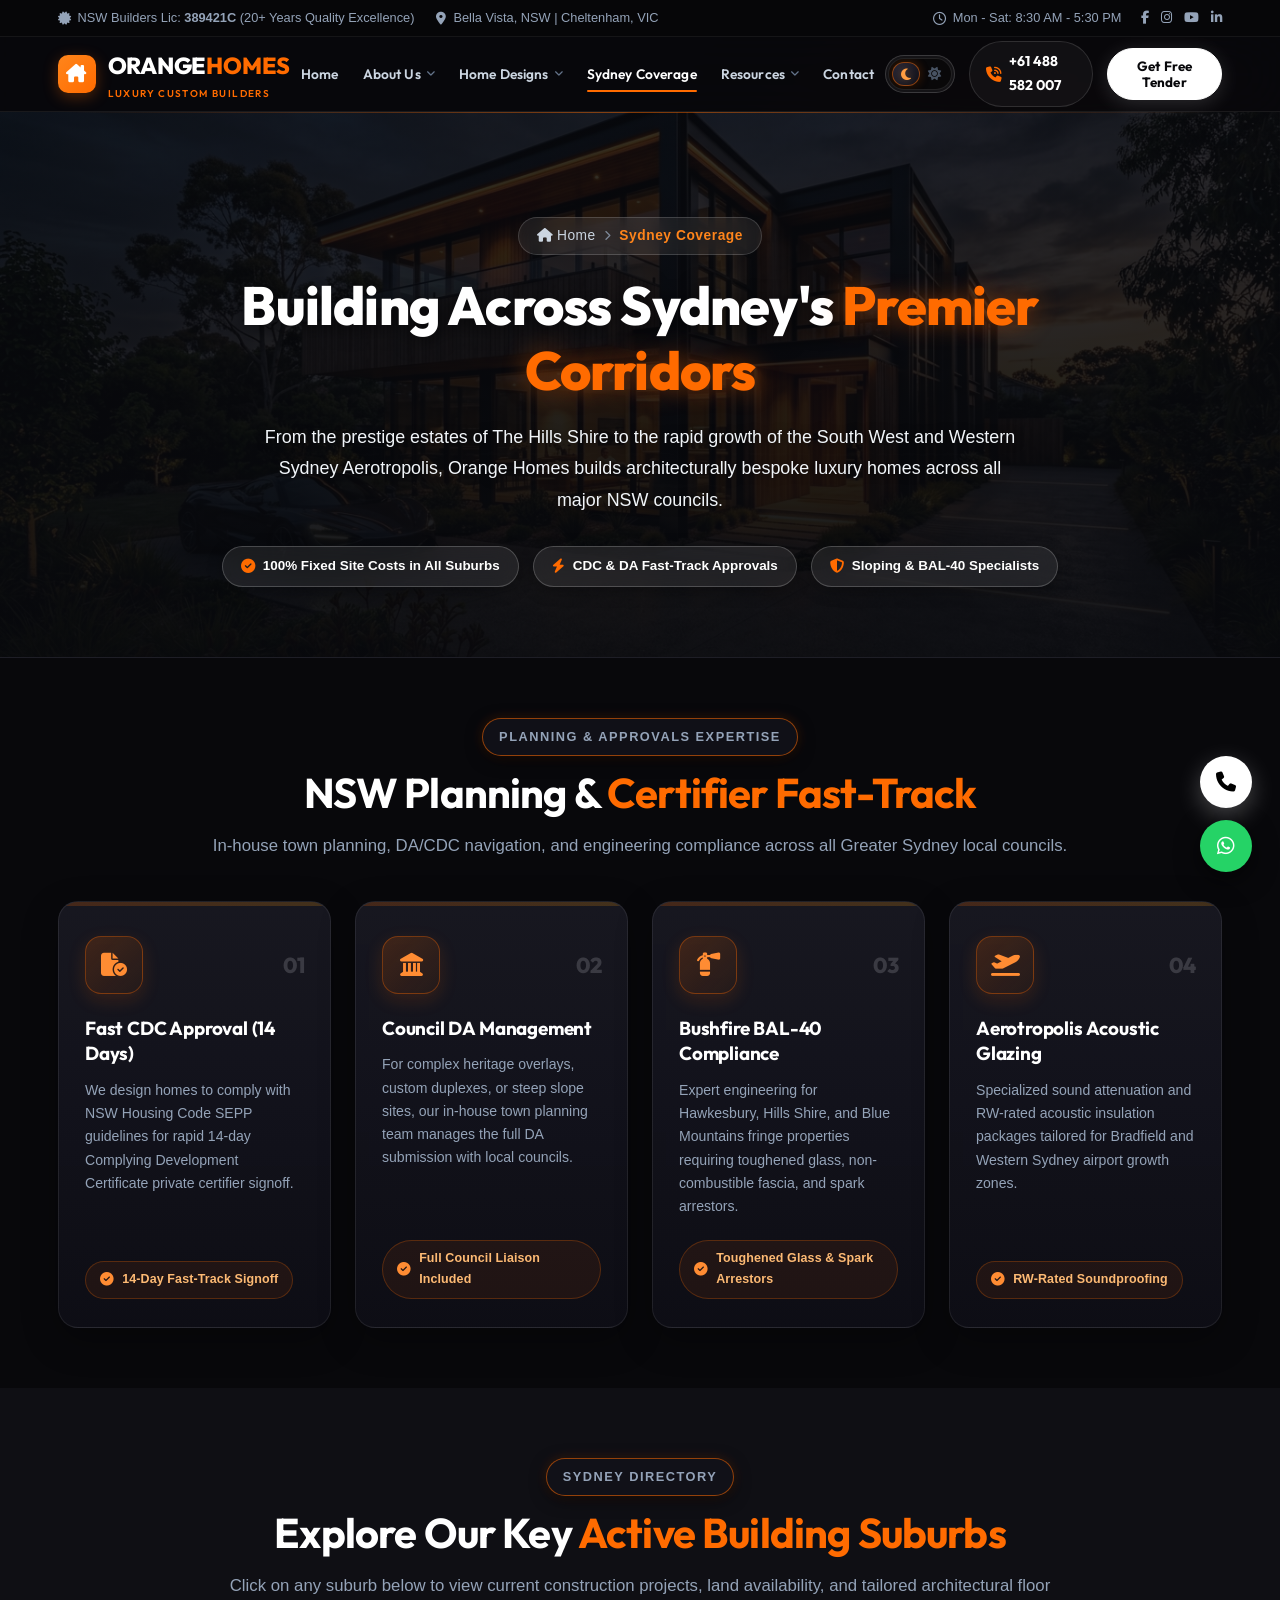
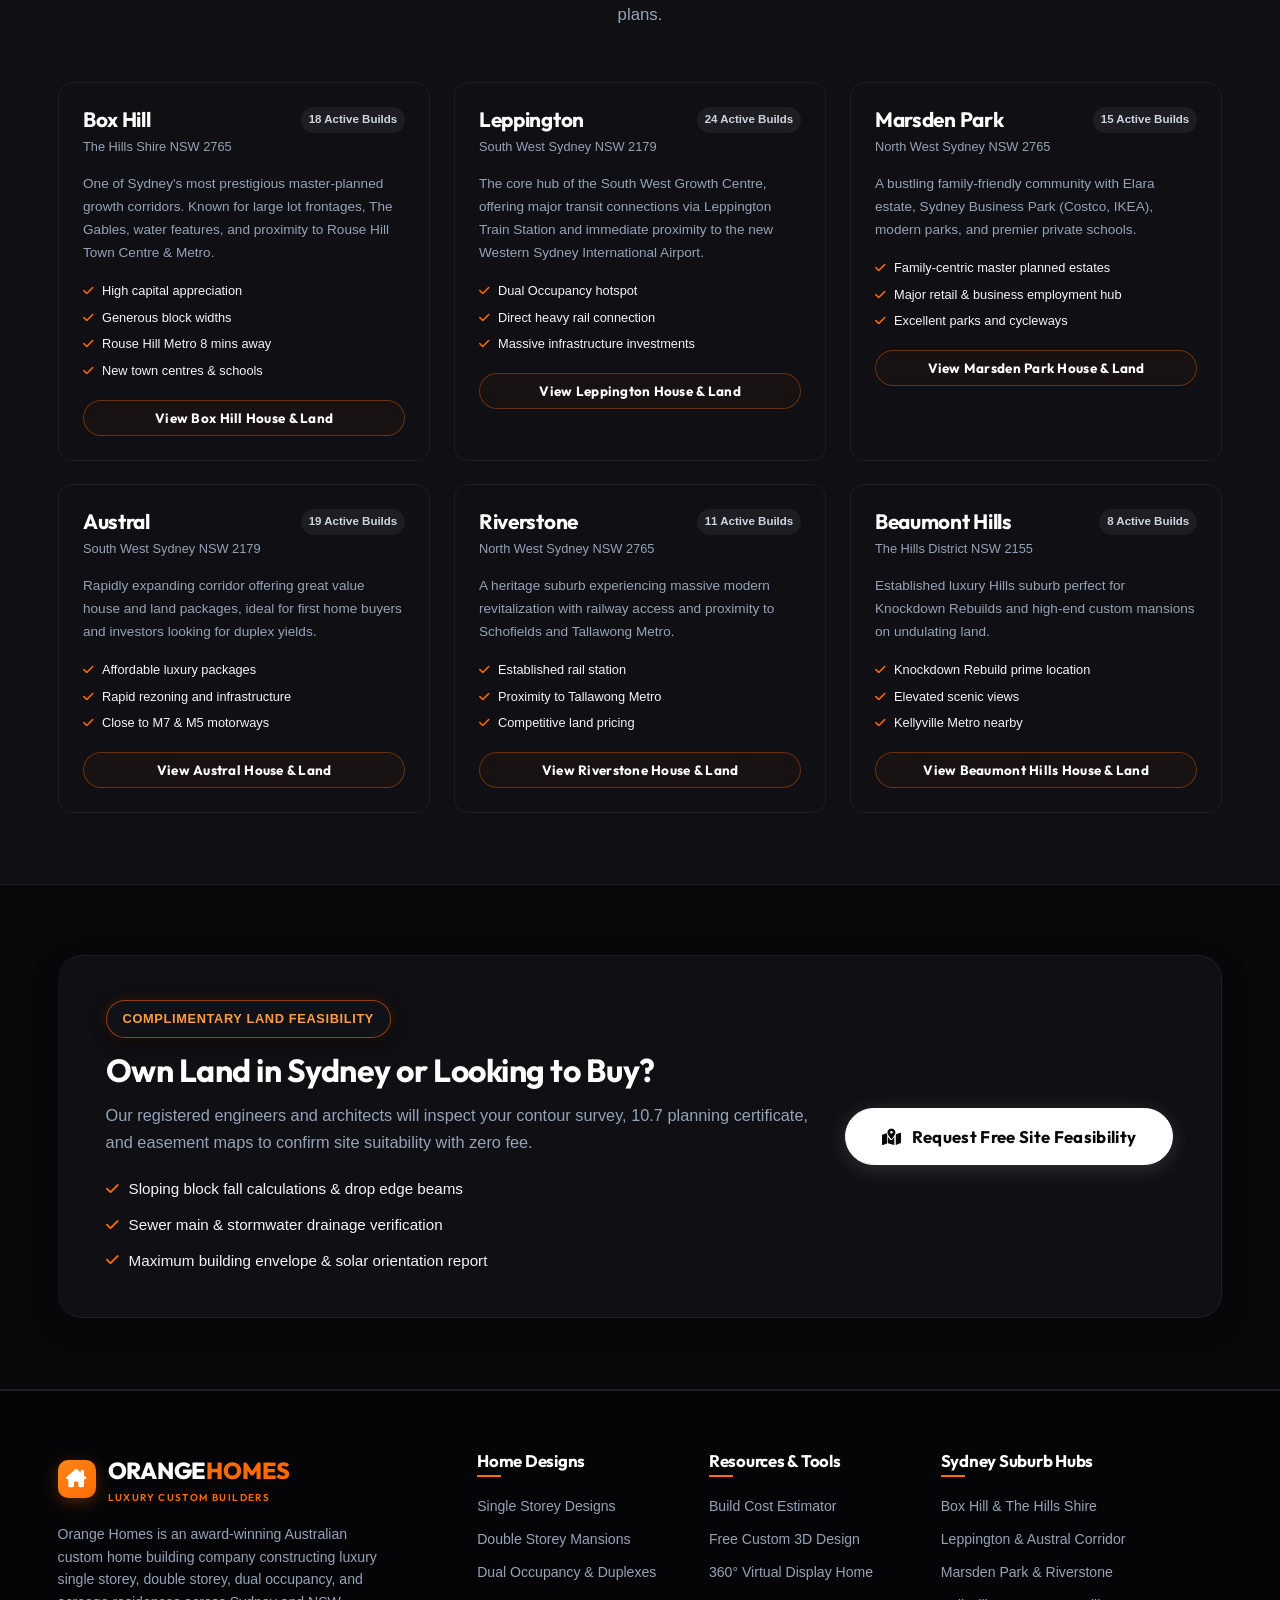
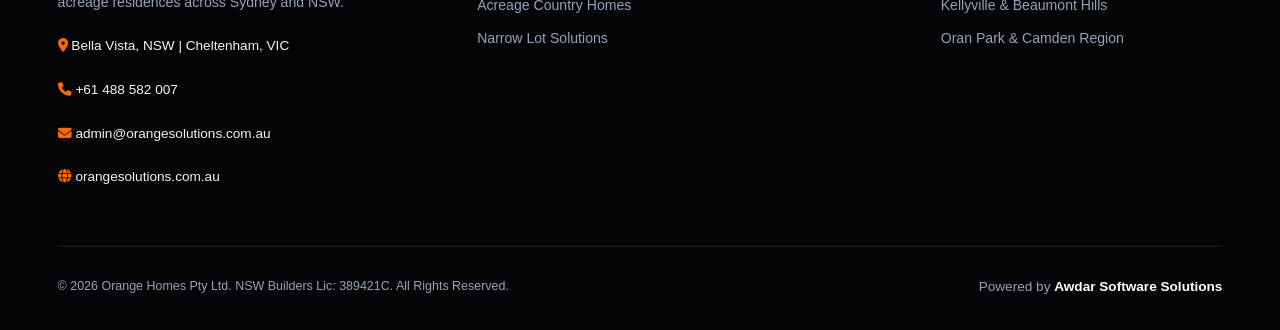
<file: sydney-coverage.html>
<!DOCTYPE html>
<html lang="en">
<head>
  <meta charset="UTF-8">
  <meta name="viewport" content="width=device-width, initial-scale=1.0">
  <title>Sydney Coverage & Council Building Corridors | Orange Homes NSW</title>
  <meta name="description" content="Explore Orange Homes' construction coverage across Sydney and NSW. Building luxury custom homes in The Hills Shire, South West Growth Centre, North West Corridors, Camden, and Western Sydney.">
  <link rel="preconnect" href="https://fonts.googleapis.com">
  <link rel="preconnect" href="https://fonts.gstatic.com" crossorigin>
  <link href="https://fonts.googleapis.com/css2?family=Cinzel:wght@500;600;700;800;900&family=Outfit:wght@300;400;500;600;700;800&display=swap" rel="stylesheet">
  <link rel="stylesheet" href="https://cdnjs.cloudflare.com/ajax/libs/font-awesome/6.5.1/css/all.min.css">
  <link rel="stylesheet" href="css/style.css">

  <!-- Immediate Theme Initialization (Zero-FOUC) -->
  <meta name="color-scheme" content="dark light">
  <script>
    (function() {
      try {
        var savedTheme = localStorage.getItem('orange_theme');
        if (savedTheme === 'light') {
          document.documentElement.setAttribute('data-theme', 'light');
        } else {
          document.documentElement.setAttribute('data-theme', 'dark');
        }
      } catch (e) {}
    })();
  </script>
</head>
<body>

  <!-- Fluid Water Background & Ambient Orbs -->
  <canvas id="fluidCanvas" class="fluid-canvas"></canvas>
  <div class="fluid-ambient-orb fluid-orb-1"></div>
  <div class="fluid-ambient-orb fluid-orb-2"></div>
  <div class="fluid-ambient-orb fluid-orb-3"></div>
  <!-- Ambient Glow -->
  <div class="liquid-cursor-glow" id="liquidCursorGlow"></div>

  <!-- ==========================================================================
       TOP NOTIFICATION BAR
       ========================================================================== -->
  <div class="top-notification-bar">
    <div class="container top-bar-inner">
      <div class="top-bar-left">
        <div class="top-bar-item">
          <i class="fa-solid fa-certificate"></i>
          <span>NSW Builders Lic: <strong>389421C</strong> (20+ Years Quality Excellence)</span>
        </div>
        <div class="top-bar-item hide-mobile">
          <i class="fa-solid fa-location-dot"></i>
          <span>Bella Vista, NSW | Cheltenham, VIC</span>
        </div>
      </div>
      <div class="top-bar-right">
        <div class="top-bar-item">
          <i class="fa-regular fa-clock"></i>
          <span>Mon - Sat: 8:30 AM - 5:30 PM</span>
        </div>
        <div class="top-bar-social">
          <a href="#" aria-label="Facebook"><i class="fa-brands fa-facebook-f"></i></a>
          <a href="#" aria-label="Instagram"><i class="fa-brands fa-instagram"></i></a>
          <a href="#" aria-label="YouTube"><i class="fa-brands fa-youtube"></i></a>
          <a href="#" aria-label="LinkedIn"><i class="fa-brands fa-linkedin-in"></i></a>
        </div>
      </div>
    </div>
  </div>

  <!-- ==========================================================================
       STICKY LUXURY NAVBAR
       ========================================================================== -->
  <header class="site-header" id="siteHeader">
    <div class="container nav-container">
      
      <!-- Brand Logo -->
      <a href="index.html" class="brand-logo">
        <div class="logo-symbol"><i class="fa-solid fa-house-chimney"></i></div>
        <div class="logo-text">
          ORANGE<span>HOMES</span>
          <span class="logo-tag">Luxury Custom Builders</span>
        </div>
      </a>

      <!-- Desktop Navigation Menu -->
      <nav class="desktop-nav">
        <ul class="nav-menu">
          <li class="nav-item"><a href="index.html" class="nav-link">Home</a></li>
          
          <li class="nav-item">
            <a href="index.html#why-choose-us" class="nav-link">
              About Us <i class="fa-solid fa-angle-down"></i>
            </a>
            <ul class="nav-dropdown">
              <li><a href="index.html#about-intro" class="dropdown-link"><i class="fa-solid fa-building-columns"></i> About Orange Homes</a></li>
              <li><a href="index.html#why-choose-us" class="dropdown-link"><i class="fa-solid fa-award"></i> Why Orange Homes?</a></li>
              <li><a href="index.html#testimonials" class="dropdown-link"><i class="fa-solid fa-star"></i> Verified Testimonials</a></li>
              <li><a href="index.html#why-choose-us" class="dropdown-link"><i class="fa-solid fa-shield-halved"></i> 25-Yr Lifetime Warranty</a></li>
            </ul>
          </li>

          <li class="nav-item">
            <a href="index.html#home-designs" class="nav-link">
              Home Designs <i class="fa-solid fa-angle-down"></i>
            </a>
            <ul class="nav-dropdown">
              <li><a href="design-detail.html?id=tryst" class="dropdown-link"><i class="fa-solid fa-star"></i> Tryst 60 SQ (Attached Granny)</a></li>
              <li><a href="design-detail.html?id=bion" class="dropdown-link"><i class="fa-solid fa-people-roof"></i> Bion 58 SQ (Dual Living)</a></li>
              <li><a href="design-detail.html?id=linea" class="dropdown-link"><i class="fa-solid fa-house"></i> Linea 48 SQ (Single Storey)</a></li>
              <li><a href="design-detail.html?id=aurelia" class="dropdown-link"><i class="fa-solid fa-house-laptop"></i> Aurelia 42 SQ (Hamptons)</a></li>
              <li><a href="index.html#home-designs" class="dropdown-link"><i class="fa-solid fa-layer-group"></i> View All Master Collection</a></li>
            </ul>
          </li>

          <li class="nav-item active">
            <a href="sydney-coverage.html" class="nav-link">Sydney Coverage</a>
          </li>

          <li class="nav-item">
            <a href="index.html#resources" class="nav-link">
              Resources <i class="fa-solid fa-angle-down"></i>
            </a>
            <ul class="nav-dropdown">
              <li><a href="index.html#estimator" class="dropdown-link"><i class="fa-solid fa-calculator"></i> Build Cost Estimator</a></li>
              <li><a href="index.html#free-design-studio" class="dropdown-link"><i class="fa-solid fa-compass-drafting"></i> Free Custom 3D Design</a></li>
              <li><a href="index.html#virtual-tour" class="dropdown-link"><i class="fa-solid fa-vr-cardboard"></i> 360° Display Home Tour</a></li>
              <li><a href="articles.html" class="dropdown-link"><i class="fa-solid fa-newspaper"></i> Latest Construction Guides</a></li>
              <li><a href="index.html#faqs" class="dropdown-link"><i class="fa-solid fa-circle-question"></i> FAQs</a></li>
            </ul>
          </li>

          <li class="nav-item"><a href="contact.html" class="nav-link">Contact</a></li>
        </ul>
      </nav>

      <!-- Action Button & Phone -->
      <div class="header-actions">
        <!-- Luxury Theme Switcher -->
        <button class="theme-toggle-btn" id="themeToggleBtn" type="button" aria-label="Toggle light/dark theme" title="Toggle Theme (Dark / Light)">
          <span class="theme-toggle-track">
            <span class="theme-toggle-icon icon-moon" aria-hidden="true"><i class="fa-solid fa-moon"></i></span>
            <span class="theme-toggle-icon icon-sun" aria-hidden="true"><i class="fa-solid fa-sun"></i></span>
            <span class="theme-toggle-thumb"></span>
          </span>
        </button>
        <a href="tel:+61488582007" class="header-phone hide-mobile">
          <i class="fa-solid fa-phone-volume"></i>
          <span>+61 488 582 007</span>
        </a>
        <button class="btn btn-primary btn-sm" onclick="openContactModal('Sydney Coverage Quote')">
          Get Free Tender
        </button>
        <button class="mobile-nav-toggle" aria-label="Open Navigation Menu">
          <i class="fa-solid fa-bars"></i>
        </button>
      </div>

    </div>
  </header>

  <!-- ==========================================================================
       PAGE BANNER / HERO
       ========================================================================== -->
  <section class="page-hero-banner">
    <div class="container">
      <div class="hero-banner-inner">
        <div class="hero-breadcrumbs">
          <a href="index.html"><i class="fa-solid fa-house"></i> Home</a>
          <i class="fa-solid fa-chevron-right sep"></i>
          <span class="current">Sydney Coverage</span>
        </div>
        <h1 class="hero-banner-title">
          Building Across Sydney's <span class="text-orange">Premier Corridors</span>
        </h1>
        <p class="hero-subtitle">
          From the prestige estates of The Hills Shire to the rapid growth of the South West and Western Sydney Aerotropolis, Orange Homes builds architecturally bespoke luxury homes across all major NSW councils.
        </p>
        <div class="hero-pill-row">
          <div class="hero-pill"><i class="fa-solid fa-circle-check"></i> 100% Fixed Site Costs in All Suburbs</div>
          <div class="hero-pill"><i class="fa-solid fa-bolt"></i> CDC & DA Fast-Track Approvals</div>
          <div class="hero-pill"><i class="fa-solid fa-shield-halved"></i> Sloping & BAL-40 Specialists</div>
        </div>
      </div>
    </div>
  </section>

  <!-- ==========================================================================
       COUNCIL & PLANNING APPROVALS ADVICE BAR
       ========================================================================== -->
  <section class="section-padding bg-dark" style="padding: 60px 0;">
    <div class="container">
      <div class="section-header reveal-fade-up text-center" style="margin-bottom: 40px;">
        <span class="section-tag badge-orange">Planning & Approvals Expertise</span>
        <h2>NSW Planning & <span class="text-orange">Certifier Fast-Track</span></h2>
        <p>In-house town planning, DA/CDC navigation, and engineering compliance across all Greater Sydney local councils.</p>
      </div>

      <div class="why-grid">
        
        <div class="why-card">
          <div class="why-card-top">
            <div class="why-icon"><i class="fa-solid fa-file-circle-check"></i></div>
            <span class="why-card-num">01</span>
          </div>
          <h4>Fast CDC Approval (14 Days)</h4>
          <p>We design homes to comply with NSW Housing Code SEPP guidelines for rapid 14-day Complying Development Certificate private certifier signoff.</p>
          <div class="why-perk"><i class="fa-solid fa-circle-check"></i> <span>14-Day Fast-Track Signoff</span></div>
        </div>

        <div class="why-card">
          <div class="why-card-top">
            <div class="why-icon"><i class="fa-solid fa-landmark"></i></div>
            <span class="why-card-num">02</span>
          </div>
          <h4>Council DA Management</h4>
          <p>For complex heritage overlays, custom duplexes, or steep slope sites, our in-house town planning team manages the full DA submission with local councils.</p>
          <div class="why-perk"><i class="fa-solid fa-circle-check"></i> <span>Full Council Liaison Included</span></div>
        </div>

        <div class="why-card">
          <div class="why-card-top">
            <div class="why-icon"><i class="fa-solid fa-fire-extinguisher"></i></div>
            <span class="why-card-num">03</span>
          </div>
          <h4>Bushfire BAL-40 Compliance</h4>
          <p>Expert engineering for Hawkesbury, Hills Shire, and Blue Mountains fringe properties requiring toughened glass, non-combustible fascia, and spark arrestors.</p>
          <div class="why-perk"><i class="fa-solid fa-circle-check"></i> <span>Toughened Glass & Spark Arrestors</span></div>
        </div>

        <div class="why-card">
          <div class="why-card-top">
            <div class="why-icon"><i class="fa-solid fa-plane-departure"></i></div>
            <span class="why-card-num">04</span>
          </div>
          <h4>Aerotropolis Acoustic Glazing</h4>
          <p>Specialized sound attenuation and RW-rated acoustic insulation packages tailored for Bradfield and Western Sydney airport growth zones.</p>
          <div class="why-perk"><i class="fa-solid fa-circle-check"></i> <span>RW-Rated Soundproofing</span></div>
        </div>

      </div>
    </div>
  </section>

  <!-- ==========================================================================
       INTERACTIVE SUBURBS GRID
       ========================================================================== -->
  <section id="suburbs-main" class="section-padding bg-dark-card">
    <div class="container">
      
      <div class="section-header reveal-fade-up">
        <span class="section-tag badge-orange">Sydney Directory</span>
        <h2>Explore Our Key <span class="text-orange">Active Building Suburbs</span></h2>
        <p>Click on any suburb below to view current construction projects, land availability, and tailored architectural floor plans.</p>
      </div>

      <!-- Suburbs Cards Grid (Populated via js/app.js) -->
      <div id="suburbsGrid" class="suburb-grid">
        <!-- Rendered dynamically -->
      </div>

    </div>
  </section>

  <!-- ==========================================================================
       DO WE BUILD ON YOUR LAND? (INTERACTIVE CHECKER)
       ========================================================================== -->
  <section class="section-padding bg-dark" style="border-top: 1px solid var(--border-dark); border-bottom: 1px solid var(--border-dark);">
    <div class="container">
      <div class="feasibility-card">
        <div class="banner-grid">
          <div>
            <span class="badge-orange" style="margin-bottom: 12px; display: inline-block;">Complimentary Land Feasibility</span>
            <h3>Own Land in Sydney or Looking to Buy?</h3>
            <p>
              Our registered engineers and architects will inspect your contour survey, 10.7 planning certificate, and easement maps to confirm site suitability with zero fee.
            </p>
            <ul class="feasibility-list">
              <li><i class="fa-solid fa-check text-orange"></i> Sloping block fall calculations & drop edge beams</li>
              <li><i class="fa-solid fa-check text-orange"></i> Sewer main & stormwater drainage verification</li>
              <li><i class="fa-solid fa-check text-orange"></i> Maximum building envelope & solar orientation report</li>
            </ul>
          </div>
          <div>
            <button class="btn btn-primary btn-lg" onclick="openContactModal('Free Site & Land Feasibility Check')">
              <i class="fa-solid fa-map-location-dot"></i> Request Free Site Feasibility
            </button>
          </div>
        </div>
      </div>
    </div>
  </section>

  <!-- ==========================================================================
       SITE FOOTER
       ========================================================================== -->
  <footer class="site-footer">
    <div class="container">
      
      <div class="footer-grid">
        
        <div class="footer-brand">
          <a href="index.html" class="brand-logo">
            <div class="logo-symbol"><i class="fa-solid fa-house-chimney"></i></div>
            <div class="logo-text">
              ORANGE<span>HOMES</span>
              <span class="logo-tag">Luxury Custom Builders</span>
            </div>
          </a>
          <p>
            Orange Homes is an award-winning Australian custom home building company constructing luxury single storey, double storey, dual occupancy, and acreage residences across Sydney and NSW.
          </p>
          <div style="font-size: 0.85rem; color: var(--text-light); line-height: 1.8;">
            <p><i class="fa-solid fa-location-dot text-orange"></i> Bella Vista, NSW | Cheltenham, VIC</p>
            <p><i class="fa-solid fa-phone text-orange"></i> <a href="tel:+61488582007" style="color: inherit; text-decoration: none;">+61 488 582 007</a></p>
            <p><i class="fa-solid fa-envelope text-orange"></i> <a href="mailto:admin@orangesolutions.com.au" style="color: inherit; text-decoration: none;">admin@orangesolutions.com.au</a></p>
            <p><i class="fa-solid fa-globe text-orange"></i> <a href="https://orangesolutions.com.au/" target="_blank" rel="noopener" style="color: inherit; text-decoration: none;">orangesolutions.com.au</a></p>
          </div>
        </div>

        <div>
          <h4 class="footer-heading">Home Designs</h4>
          <ul class="footer-links">
            <li><a href="index.html#home-designs">Single Storey Designs</a></li>
            <li><a href="index.html#home-designs">Double Storey Mansions</a></li>
            <li><a href="index.html#home-designs">Dual Occupancy & Duplexes</a></li>
            <li><a href="index.html#home-designs">Acreage Country Homes</a></li>
            <li><a href="index.html#home-designs">Narrow Lot Solutions</a></li>
          </ul>
        </div>

        <div>
          <h4 class="footer-heading">Resources & Tools</h4>
          <ul class="footer-links">
            <li><a href="index.html#estimator">Build Cost Estimator</a></li>
            <li><a href="index.html#free-design-studio">Free Custom 3D Design</a></li>
            <li><a href="index.html#virtual-tour">360° Virtual Display Home</a></li>
          </ul>
        </div>

        <div>
          <h4 class="footer-heading">Sydney Suburb Hubs</h4>
          <ul class="footer-links">
            <li><a href="sydney-coverage.html">Box Hill & The Hills Shire</a></li>
            <li><a href="sydney-coverage.html">Leppington & Austral Corridor</a></li>
            <li><a href="sydney-coverage.html">Marsden Park & Riverstone</a></li>
            <li><a href="sydney-coverage.html">Kellyville & Beaumont Hills</a></li>
            <li><a href="sydney-coverage.html">Oran Park & Camden Region</a></li>
          </ul>
        </div>

      </div>

      <div class="footer-bottom">
        <div>
          © 2026 Orange Homes Pty Ltd. NSW Builders Lic: 389421C. All Rights Reserved.
        </div>
        <div style="font-size: 0.85rem; color: var(--text-muted); font-weight: 500;">
          Powered by <strong style="color: var(--text-white); font-weight: 700;">Awdar Software Solutions</strong>
        </div>
      </div>

    </div>
  </footer>

  <!-- Floating Fast Contact Widget -->
  <div class="floating-actions">
    <a href="tel:+61488582007" class="float-btn float-phone" aria-label="Call Orange Homes Now">
      <i class="fa-solid fa-phone"></i>
    </a>
    <a href="https://wa.me/61488582007" target="_blank" rel="noopener" class="float-btn float-whatsapp" aria-label="Chat with Advisor on WhatsApp">
      <i class="fa-brands fa-whatsapp"></i>
    </a>
  </div>

  <!-- Off-Canvas Mobile Drawer -->
  <div class="mobile-drawer">
    <div class="drawer-header">
      <a href="index.html" class="brand-logo" style="font-size: 1.3rem;">
        <div class="logo-symbol" style="width: 34px; height: 34px; font-size: 1rem;"><i class="fa-solid fa-house-chimney"></i></div>
        <div class="logo-text">ORANGE<span>HOMES</span></div>
      </a>
      <button class="modal-close-btn drawer-close-btn"><i class="fa-solid fa-xmark"></i></button>
    </div>

    <ul class="mobile-nav-list">
      <li><a href="index.html" class="mobile-nav-link">Home</a></li>
      <li><a href="index.html#home-designs" class="mobile-nav-link">Home Designs</a></li>
      <li><a href="sydney-coverage.html" class="mobile-nav-link">Sydney Coverage</a></li>
      <li><a href="index.html#estimator" class="mobile-nav-link">Cost Estimator</a></li>
      <li><a href="index.html#free-design-studio" class="mobile-nav-link">Free 3D Design Studio</a></li>
      <li><a href="index.html#virtual-tour" class="mobile-nav-link">Virtual Display Home</a></li>
      <li><a href="index.html#testimonials" class="mobile-nav-link">Testimonials</a></li>
      <li><a href="index.html#articles" class="mobile-nav-link">Latest Guides</a></li>
      <li><a href="index.html#faqs" class="mobile-nav-link">FAQs</a></li>
      <li><a href="index.html#contact" class="mobile-nav-link">Contact Us</a></li>
    </ul>

    <div style="margin-top: auto;">
      <!-- Mobile Theme Toggle -->
      <div class="drawer-theme-row">
        <span class="drawer-theme-label"><i class="fa-solid fa-circle-half-stroke"></i> Theme Mode</span>
        <button class="theme-toggle-btn mobile-theme-btn" id="mobileThemeToggleBtn" type="button" aria-label="Toggle light/dark theme">
          <span class="theme-toggle-track">
            <span class="theme-toggle-icon icon-moon" aria-hidden="true"><i class="fa-solid fa-moon"></i></span>
            <span class="theme-toggle-icon icon-sun" aria-hidden="true"><i class="fa-solid fa-sun"></i></span>
            <span class="theme-toggle-thumb"></span>
          </span>
        </button>
      </div>
      <a href="tel:+61488582007" class="btn btn-primary" style="width: 100%; margin-bottom: 12px;">
        <i class="fa-solid fa-phone"></i> +61 488 582 007
      </a>
      <button class="btn btn-outline-white" style="width: 100%;" onclick="openContactModal('Mobile Drawer Quote')">
        Get Free Tender
      </button>
    </div>
  </div>

  <!-- Quick Consultation Modal -->
  <div id="quickContactModal" class="modal-backdrop">
    <div class="modal-dialog modal-dialog-sm">
      <div class="modal-header">
        <div>
          <h3 style="font-size: 1.4rem; color: var(--text-white);">Speak to a Senior Builder</h3>
          <p style="font-size: 0.85rem; color: var(--text-muted); margin-top: 4px;">Receive expert advice, site cost guides & fixed tenders.</p>
        </div>
        <button class="modal-close-btn" onclick="closeContactModal()"><i class="fa-solid fa-xmark"></i></button>
      </div>

      <div class="modal-body" style="padding: 24px;">
        <form id="quickContactForm" onsubmit="handleQuickContactSubmit(event)">
          <input type="hidden" id="quickContactSubject" value="General Enquiry">
          
          <div class="form-group" style="margin-bottom: 16px;">
            <label style="font-size: 0.85rem; color: var(--text-muted); margin-bottom: 6px; display: block;">Full Name *</label>
            <input type="text" id="contactName" class="form-control" placeholder="e.g. Michael Smith" required>
          </div>

          <div class="form-group" style="margin-bottom: 16px;">
            <label style="font-size: 0.85rem; color: var(--text-muted); margin-bottom: 6px; display: block;">Phone Number *</label>
            <input type="tel" id="contactPhone" class="form-control" placeholder="e.g. 0400 123 456" required>
          </div>

          <div class="form-group" style="margin-bottom: 16px;">
            <label style="font-size: 0.85rem; color: var(--text-muted); margin-bottom: 6px; display: block;">Email Address *</label>
            <input type="email" id="contactEmail" class="form-control" placeholder="e.g. michael@example.com" required>
          </div>

          <div class="form-group" style="margin-bottom: 20px;">
            <label style="font-size: 0.85rem; color: var(--text-muted); margin-bottom: 6px; display: block;">Your Land / Suburb Status</label>
            <select id="contactLandStatus" class="form-control">
              <option value="I own land ready to build">I own land ready to build</option>
              <option value="I have land currently registering">I have land currently registering</option>
              <option value="Looking for Knockdown Rebuild">Looking for Knockdown Rebuild</option>
              <option value="Looking to purchase land soon">Looking to purchase land soon</option>
            </select>
          </div>

          <button type="submit" class="btn btn-primary btn-lg" style="width: 100%;">
            <i class="fa-solid fa-paper-plane"></i> Submit Request
          </button>
        </form>
      </div>
    </div>
  </div>

  <!-- Toast Container -->
  <div id="toastContainer" class="toast-container"></div>

  <!-- Scripts -->
  <script src="js/data.js"></script>
  <script src="js/app.js"></script>
</body>
</html>
</file>
<file: css/style.css>
/* ==========================================================================
   ORANGE HOMES - ULTRA-LUXURY FLUID ARCHITECTURAL DESIGN SYSTEM
   Palette: Velvet Obsidian, Crisp Architectural White, Refined Amber-Orange Accents
   Style: Water-like Fluid Flow, Morphing Ambient Orbs, Liquid Glass & Buoyancy
   ========================================================================== */

:root {
  color-scheme: dark light;

  /* Core Velvet Obsidian Canvas (Dark Baseline) */
  --bg-dark: #08080b;
  --bg-dark-card: #0f0f14;
  --bg-dark-elevated: #16161e;
  --bg-dark-subtle: #1e1e28;
  --bg-white: #ffffff;
  --bg-light: #f8fafc;

  /* Refined Fluid Orange Accents */
  --accent-orange: #ff6b00;
  --accent-orange-hover: #ff851b;
  --accent-orange-dark: #e65100;
  --accent-orange-subtle: rgba(255, 107, 0, 0.06);
  --accent-orange-border: rgba(255, 107, 0, 0.22);
  --accent-orange-glow: rgba(255, 107, 0, 0.18);
  --accent-amber: #f59e0b;

  /* Fluid Shimmer & Glass Layers */
  --glass-bg: rgba(15, 15, 20, 0.72);
  --glass-border: rgba(255, 255, 255, 0.08);
  --glass-border-hover: rgba(255, 107, 0, 0.35);

  /* High-Contrast Architectural Typography */
  --text-white: #ffffff;
  --text-light: #f1f5f9;
  --text-muted: #94a3b8;
  --text-subtle: #64748b;
  --text-dark: #0f172a;
  --text-dark-muted: #475569;

  /* Sleek Borders */
  --border-dark: #1e1e26;
  --border-dark-light: #2c2c38;

  /* Fonts */
  --font-heading: 'Outfit', -apple-system, BlinkMacSystemFont, "Segoe UI", Roboto, sans-serif;
  --font-body: 'Inter', -apple-system, BlinkMacSystemFont, "Segoe UI", Roboto, sans-serif;

  /* Shadows */
  --shadow-sm: 0 4px 12px rgba(0, 0, 0, 0.4);
  --shadow-md: 0 12px 36px rgba(0, 0, 0, 0.6);
  --shadow-lg: 0 24px 60px rgba(0, 0, 0, 0.75);
  --shadow-fluid: 0 20px 40px -15px rgba(255, 107, 0, 0.18);

  --radius-sm: 8px;
  --radius-md: 14px;
  --radius-lg: 24px;
  --radius-full: 9999px;

  /* Fluid Water-like Bezier Transitions */
  --ease-fluid: cubic-bezier(0.25, 1, 0.5, 1);
  --ease-spring: cubic-bezier(0.34, 1.56, 0.64, 1);
  --transition-fast: 0.25s var(--ease-fluid);
  --transition-normal: 0.4s var(--ease-fluid);
  --transition-slow: 0.8s var(--ease-fluid);
}

/* ==========================================================================
   ULTRA-LUXURY ARCHITECTURAL LIGHT THEME TOKENS
   Palette: Pure Porcelain & Alabaster Canvas, Deep Obsidian Ink Typography,
   Vibrant Sydney Sunset Amber-Orange Accents & Frosted Light Glass
   ========================================================================== */
[data-theme="light"] {
  color-scheme: light;

  /* Clean Architectural Alabaster & Porcelain Canvas */
  --bg-dark: #f8fafc;
  --bg-dark-card: #ffffff;
  --bg-dark-elevated: #f1f5f9;
  --bg-dark-subtle: #e2e8f0;
  --bg-white: #0b0f19;
  --bg-light: #1e293b;

  /* Radiant Orange Accents with Crisp Light Contrast */
  --accent-orange: #ff6b00;
  --accent-orange-hover: #ff851b;
  --accent-orange-dark: #d9480f;
  --accent-orange-subtle: rgba(255, 107, 0, 0.08);
  --accent-orange-border: rgba(255, 107, 0, 0.32);
  --accent-orange-glow: rgba(255, 107, 0, 0.22);
  --accent-amber: #d97706;

  /* Frosted White Glass Layers */
  --glass-bg: rgba(255, 255, 255, 0.84);
  --glass-border: rgba(0, 0, 0, 0.08);
  --glass-border-hover: rgba(255, 107, 0, 0.5);

  /* Deep Obsidian Ink Typography - Maximum Architectural Contrast */
  --text-white: #0b0f19;
  --text-light: #1e293b;
  --text-muted: #475569;
  --text-subtle: #64748b;
  --text-dark: #f8fafc;
  --text-dark-muted: #cbd5e1;

  /* Refined Architectural Borders */
  --border-dark: #e2e8f0;
  --border-dark-light: #cbd5e1;

  /* Soft Ambient Diffuse Shadows */
  --shadow-sm: 0 4px 14px rgba(15, 23, 42, 0.05);
  --shadow-md: 0 12px 34px rgba(15, 23, 42, 0.08);
  --shadow-lg: 0 24px 60px rgba(15, 23, 42, 0.12);
  --shadow-fluid: 0 16px 36px -10px rgba(255, 107, 0, 0.22);

  /* Light Theme Zero-Lag Precision Laser Cursor */
  --cursor-default: url("data:image/svg+xml,%3Csvg xmlns='http://www.w3.org/2000/svg' width='28' height='28' viewBox='0 0 28 28' fill='none'%3E%3Cdefs%3E%3Cfilter id='glow-light' x='-20%25' y='-20%25' width='140%25' height='140%25'%3E%3CfeDropShadow dx='0' dy='1.5' stdDeviation='1.5' flood-color='%23ff6b00' flood-opacity='0.45'/%3E%3C/filter%3E%3C/defs%3E%3Cpath d='M3 2 L22 13.5 L13.5 15.5 L9.5 25 Z' fill='%230f172a' stroke='%23ff6b00' stroke-width='1.75' stroke-linejoin='round' filter='url(%23glow-light)'/%3E%3Cpath d='M5 4.5 L17.5 12 L12 13.5 L9 20.5 Z' fill='%231e293b'/%3E%3Ccircle cx='3' cy='2' r='1.25' fill='%23ff851b'/%3E%3C/svg%3E") 3 2, default;

  --cursor-pointer: url("data:image/svg+xml,%3Csvg xmlns='http://www.w3.org/2000/svg' width='28' height='28' viewBox='0 0 28 28' fill='none'%3E%3Cdefs%3E%3Cfilter id='pglow-light' x='-30%25' y='-30%25' width='160%25' height='160%25'%3E%3CfeDropShadow dx='0' dy='2' stdDeviation='2.5' flood-color='%23ff6b00' flood-opacity='0.75'/%3E%3C/filter%3E%3C/defs%3E%3Cpath d='M3 2 L22 13.5 L13.5 15.5 L9.5 25 Z' fill='%23ff6b00' stroke='%230f172a' stroke-width='1.5' stroke-linejoin='round' filter='url(%23pglow-light)'/%3E%3Cpath d='M6 6 L16 12 L12 13.5 L9.5 19 Z' fill='%23ff851b'/%3E%3Ccircle cx='3' cy='2' r='1.5' fill='%23ffffff'/%3E%3C/svg%3E") 3 2, pointer;
}

/* Reset & Base */
*, *::before, *::after {
  box-sizing: border-box;
  margin: 0;
  padding: 0;
}

html {
  scroll-behavior: smooth;
  font-size: 16px;
  background-color: var(--bg-dark);
  color: var(--text-light);
}

body {
  font-family: var(--font-body);
  line-height: 1.7;
  background-color: var(--bg-dark);
  color: var(--text-light);
  overflow-x: hidden;
  -webkit-font-smoothing: antialiased;
  position: relative;
}

/* ==========================================================================
   FLUID WATER CANVAS & AMBIENT LIQUID ORBS
   ========================================================================== */
.fluid-canvas {
  position: fixed;
  top: 0;
  left: 0;
  width: 100vw;
  height: 100vh;
  pointer-events: none;
  z-index: 0;
  opacity: 0.5;
}

/* ==========================================================================
   LUXURY DARK & AMBER ARCHITECTURAL ARROW POINTER (ZERO-LAG HARDWARE ACCELERATED)
   ========================================================================== */
:root {
  --cursor-default: url("data:image/svg+xml,%3Csvg xmlns='http://www.w3.org/2000/svg' width='28' height='28' viewBox='0 0 28 28' fill='none'%3E%3Cdefs%3E%3Cfilter id='glow' x='-20%25' y='-20%25' width='140%25' height='140%25'%3E%3CfeDropShadow dx='0' dy='1.5' stdDeviation='1.5' flood-color='%23ff6b00' flood-opacity='0.65'/%3E%3C/filter%3E%3C/defs%3E%3Cpath d='M3 2 L22 13.5 L13.5 15.5 L9.5 25 Z' fill='%230b0b10' stroke='%23ff6b00' stroke-width='1.75' stroke-linejoin='round' filter='url(%23glow)'/%3E%3Cpath d='M5 4.5 L17.5 12 L12 13.5 L9 20.5 Z' fill='%231a1a24'/%3E%3Ccircle cx='3' cy='2' r='1.25' fill='%23ff851b'/%3E%3C/svg%3E") 3 2, default;

  --cursor-pointer: url("data:image/svg+xml,%3Csvg xmlns='http://www.w3.org/2000/svg' width='28' height='28' viewBox='0 0 28 28' fill='none'%3E%3Cdefs%3E%3Cfilter id='pglow' x='-30%25' y='-30%25' width='160%25' height='160%25'%3E%3CfeDropShadow dx='0' dy='2' stdDeviation='2.5' flood-color='%23ff6b00' flood-opacity='0.95'/%3E%3C/filter%3E%3C/defs%3E%3Cpath d='M3 2 L22 13.5 L13.5 15.5 L9.5 25 Z' fill='%23ff6b00' stroke='%23ffffff' stroke-width='1.5' stroke-linejoin='round' filter='url(%23pglow)'/%3E%3Cpath d='M6 6 L16 12 L12 13.5 L9.5 19 Z' fill='%23ff851b'/%3E%3Ccircle cx='3' cy='2' r='1.5' fill='%23ffffff'/%3E%3C/svg%3E") 3 2, pointer;
}

html, body {
  cursor: var(--cursor-default);
}

a, 
a *,
button, 
button *,
input[type="submit"], 
input[type="button"], 
select, 
[role="button"], 
.btn, 
.btn *,
.nav-link,
.dropdown-link,
.mobile-nav-link,
.footer-link,
.top-bar-btn,
.top-bar-item a,
.header-phone,
.header-phone *,
.design-card, 
.design-card *,
.package-card, 
.package-card *,
.suburb-card, 
.suburb-card *,
.why-card, 
.why-card *,
.testimonial-card,
.testimonial-card *,
.article-card,
.article-card *,
.filter-select, 
.storey-tab, 
.calc-tab, 
.step-indicator, 
.faq-question, 
.tour-hotspot, 
.option-tile, 
.level-tab-btn,
.testimonial-slider-arrow,
.testimonial-dot,
.pagination-btn,
.modal-close,
.modal-close-btn,
.float-btn,
label,
label * {
  cursor: var(--cursor-pointer) !important;
}

input[type="text"],
input[type="email"],
input[type="tel"],
input[type="number"],
textarea {
  cursor: text !important;
}

/* Disable dual trailing cursor elements for instantaneous zero-lag response */
.custom-cursor-wrapper,
.cursor-dot,
.cursor-ring,
.cursor-badge {
  display: none !important;
}

.liquid-cursor-glow {
  position: fixed;
  top: 0;
  left: 0;
  width: 520px;
  height: 520px;
  margin-top: -260px;
  margin-left: -260px;
  border-radius: 50%;
  background: radial-gradient(circle, rgba(255, 107, 0, 0.09) 0%, rgba(255, 133, 27, 0.035) 40%, transparent 70%);
  pointer-events: none;
  z-index: 1;
  mix-blend-mode: screen;
  filter: blur(50px);
  opacity: 0;
  transition: opacity 0.6s ease;
  will-change: transform;
}

/* Fluid Background Ambient Glow Orbs */
.fluid-ambient-orb {
  position: fixed;
  border-radius: 50%;
  pointer-events: none;
  filter: blur(110px);
  z-index: 0;
  opacity: 0.12;
}

.fluid-orb-1 {
  top: 8%;
  right: -5%;
  width: 650px;
  height: 650px;
  background: radial-gradient(circle, #ff6b00 0%, #ff851b 50%, transparent 70%);
  animation: fluidMorph1 20s infinite alternate var(--ease-fluid);
}

.fluid-orb-2 {
  top: 48%;
  left: -8%;
  width: 750px;
  height: 750px;
  background: radial-gradient(circle, #ea580c 0%, #f59e0b 40%, transparent 70%);
  animation: fluidMorph2 25s infinite alternate var(--ease-fluid);
}

.fluid-orb-3 {
  bottom: 8%;
  right: 8%;
  width: 550px;
  height: 550px;
  background: radial-gradient(circle, #ff851b 0%, #ff6b00 50%, transparent 70%);
  animation: fluidMorph1 22s infinite alternate-reverse var(--ease-fluid);
}

@keyframes fluidMorph1 {
  0% { transform: translate(0, 0) scale(1); border-radius: 40% 60% 60% 40% / 50% 40% 60% 50%; }
  50% { transform: translate(-60px, 80px) scale(1.15); border-radius: 60% 40% 30% 70% / 60% 30% 70% 40%; }
  100% { transform: translate(40px, -40px) scale(0.95); border-radius: 50% 50% 40% 60% / 40% 60% 50% 50%; }
}

@keyframes fluidMorph2 {
  0% { transform: translate(0, 0) scale(1); border-radius: 50% 50% 60% 40% / 40% 50% 50% 60%; }
  50% { transform: translate(80px, -50px) scale(1.1); border-radius: 30% 70% 50% 50% / 50% 40% 60% 50%; }
  100% { transform: translate(-40px, 60px) scale(1.05); border-radius: 60% 40% 40% 60% / 60% 50% 50% 40%; }
}

/* Water Ripple Animation */
.water-ripple {
  position: absolute;
  border-radius: 50%;
  transform: translate(-50%, -50%) scale(0);
  background: radial-gradient(circle, rgba(255, 255, 255, 0.35) 0%, rgba(255, 107, 0, 0.22) 35%, rgba(255, 255, 255, 0.08) 55%, transparent 75%);
  border: 1px solid rgba(255, 255, 255, 0.35);
  box-shadow: 0 0 25px rgba(255, 107, 0, 0.25);
  pointer-events: none;
  animation: waterRippleWave 0.8s cubic-bezier(0.1, 0.8, 0.3, 1) forwards;
  z-index: 10;
}

@keyframes waterRippleWave {
  0% {
    transform: translate(-50%, -50%) scale(0);
    opacity: 0.95;
  }
  100% {
    transform: translate(-50%, -50%) scale(4.5);
    opacity: 0;
  }
}

/* Fluid Wave Section Divider */
.fluid-wave-divider {
  position: relative;
  width: 100%;
  overflow: hidden;
  line-height: 0;
  z-index: 2;
}

.fluid-wave-divider svg {
  display: block;
  width: calc(100% + 1.3px);
  height: 48px;
}

h1, h2, h3, h4, h5, h6 {
  font-family: var(--font-heading);
  color: var(--text-white);
  font-weight: 700;
  line-height: 1.22;
  letter-spacing: -0.015em;
}

a {
  color: inherit;
  text-decoration: none;
  transition: color var(--transition-fast), text-shadow var(--transition-fast), transform var(--transition-fast);
}

a:hover {
  color: var(--accent-orange);
}

a:hover i.fa-arrow-right,
a:hover i.fa-chevron-right,
a:hover i.fa-angle-right {
  transform: translateX(4px);
  color: #ff851b;
  transition: transform var(--transition-fast), color var(--transition-fast);
}

img {
  max-width: 100%;
  height: auto;
  display: block;
}

button, input, select, textarea {
  font-family: inherit;
  font-size: inherit;
  outline: none;
}

/* Utilities */
.container {
  width: 100%;
  max-width: 100%;
  margin-left: auto;
  margin-right: auto;
  padding-left: clamp(24px, 4.5vw, 72px);
  padding-right: clamp(24px, 4.5vw, 72px);
  position: relative;
  z-index: 1;
}

.section-padding {
  padding-top: clamp(54px, 5.5vw, 76px);
  padding-bottom: clamp(54px, 5.5vw, 76px);
  position: relative;
}

.text-orange {
  color: var(--accent-orange) !important;
}

.text-white {
  color: var(--text-white) !important;
}

.text-muted {
  color: var(--text-muted) !important;
}

.bg-dark {
  background-color: var(--bg-dark);
}

.bg-dark-card {
  background-color: var(--bg-dark-card);
}

.bg-dark-elevated {
  background-color: var(--bg-dark-elevated);
}

/* Fluid Scroll Reveals */
.reveal-fade-up {
  opacity: 0;
  transform: translateY(32px);
  transition: opacity 0.8s var(--ease-fluid), transform 0.8s var(--ease-fluid);
  will-change: opacity, transform;
}

.reveal-fade-up.is-visible {
  opacity: 1;
  transform: translateY(0);
}

.reveal-fade-in {
  opacity: 0;
  transition: opacity 0.9s ease;
}

.reveal-fade-in.is-visible {
  opacity: 1;
}

/* Fluid Water Buoyancy Keyframe */
@keyframes waterFloat {
  0% { transform: translateY(0px); }
  50% { transform: translateY(-7px); }
  100% { transform: translateY(0px); }
}

@keyframes waterGleam {
  0% { background-position: 0% 50%; }
  50% { background-position: 100% 50%; }
  100% { background-position: 0% 50%; }
}

/* Badges (Liquid Glass Styling) */
.badge-orange {
  display: inline-flex;
  align-items: center;
  gap: 8px;
  padding: 7px 16px;
  background: rgba(18, 18, 26, 0.92);
  color: #ff9d42;
  border: 1px solid rgba(255, 107, 0, 0.55);
  border-radius: var(--radius-full);
  font-size: 0.8rem;
  font-weight: 700;
  letter-spacing: 0.05em;
  text-transform: uppercase;
  backdrop-filter: blur(14px);
  -webkit-backdrop-filter: blur(14px);
  box-shadow: 0 4px 16px rgba(0, 0, 0, 0.65), 0 0 12px rgba(255, 107, 0, 0.2);
  transition: all var(--transition-fast);
}

.badge-orange:hover {
  background: rgba(28, 20, 20, 0.96);
  border-color: rgba(255, 107, 0, 0.85);
  color: #ffa959;
  transform: translateY(-2px);
  box-shadow: 0 6px 20px rgba(0, 0, 0, 0.75), 0 0 18px rgba(255, 107, 0, 0.35);
}

.badge-dark {
  display: inline-flex;
  align-items: center;
  gap: 8px;
  padding: 7px 16px;
  background: rgba(18, 18, 24, 0.85);
  color: var(--text-light);
  border: 1px solid var(--border-dark);
  border-radius: var(--radius-full);
  font-size: 0.78rem;
  font-weight: 600;
  backdrop-filter: blur(12px);
}

/* Button System (Fluid Water Shine & Ripple) */
.btn {
  display: inline-flex;
  align-items: center;
  justify-content: center;
  gap: 10px;
  padding: 14px 28px;
  font-family: var(--font-heading);
  font-size: 0.92rem;
  font-weight: 700;
  letter-spacing: 0.02em;
  border-radius: var(--radius-full);
  cursor: var(--cursor-pointer);
  transition: all var(--transition-normal);
  border: 1px solid transparent;
  text-align: center;
  position: relative;
  overflow: hidden;
  z-index: 1;
}

/* Fluid Shimmer Wave on Buttons */
.btn::after {
  content: '';
  position: absolute;
  top: 0;
  left: -120%;
  width: 60%;
  height: 100%;
  background: linear-gradient(90deg, transparent, rgba(255, 255, 255, 0.25), transparent);
  transform: skewX(-20deg);
  transition: left 0.7s var(--ease-fluid);
  z-index: -1;
}

.btn:hover::after {
  left: 140%;
}

.btn:active {
  transform: scale(0.97);
}

.btn-primary {
  background: #ffffff;
  color: #08080b;
  box-shadow: 0 4px 20px rgba(255, 255, 255, 0.14);
  border-color: #ffffff;
}

.btn-primary:hover {
  background: #f8fafc;
  color: #000000;
  transform: translateY(-3px);
  box-shadow: 0 8px 25px rgba(255, 255, 255, 0.25);
}

.btn-orange-accent {
  background: linear-gradient(135deg, #ff851b 0%, #ff6b00 100%);
  color: #ffffff;
  box-shadow: 0 4px 20px rgba(255, 107, 0, 0.3);
}

.btn-orange-accent:hover {
  transform: translateY(-3px);
  box-shadow: 0 10px 30px rgba(255, 107, 0, 0.45);
  background: linear-gradient(135deg, #ffa048 0%, #ff851b 100%);
}

.btn-outline-orange {
  background: rgba(255, 107, 0, 0.04);
  color: var(--text-white);
  border: 1px solid rgba(255, 107, 0, 0.35);
  backdrop-filter: blur(8px);
}

.btn-outline-orange:hover {
  background: var(--accent-orange);
  color: #ffffff;
  border-color: var(--accent-orange);
  box-shadow: 0 8px 25px rgba(255, 107, 0, 0.35);
  transform: translateY(-3px);
}

.btn-outline-white {
  background: rgba(255, 255, 255, 0.04);
  color: var(--text-white);
  border: 1px solid rgba(255, 255, 255, 0.18);
  backdrop-filter: blur(8px);
}

.btn-outline-white:hover {
  border-color: var(--text-white);
  background: rgba(255, 255, 255, 0.12);
  transform: translateY(-3px);
}

.btn-sm {
  padding: 9px 20px;
  font-size: 0.84rem;
}

.btn-lg {
  padding: 17px 36px;
  font-size: 1.05rem;
}

/* ==========================================================================
   TOP NOTIFICATION BAR & PROFESSIONAL SLIM NAVBAR
   ========================================================================== */
.top-notification-bar {
  background: #060608;
  border-bottom: 1px solid rgba(255, 255, 255, 0.06);
  padding: 7px 0;
  font-size: 0.8rem;
  color: var(--text-muted);
  position: relative;
  z-index: 1001;
}

.top-bar-inner {
  display: flex;
  justify-content: space-between;
  align-items: center;
  flex-wrap: wrap;
  gap: 12px;
}

.top-bar-left {
  display: flex;
  align-items: center;
  gap: 22px;
}

.top-bar-item {
  display: flex;
  align-items: center;
  gap: 7px;
}

.top-bar-item i {
  color: #94a3b8;
  font-size: 0.82rem;
}

.top-bar-right {
  display: flex;
  align-items: center;
  gap: 20px;
}

.top-bar-social {
  display: flex;
  gap: 12px;
}

.top-bar-social a {
  color: var(--text-muted);
  font-size: 0.82rem;
  transition: all var(--transition-fast);
}

.top-bar-social a:hover {
  color: var(--text-white);
  transform: translateY(-1px);
}

/* Site Header */
.site-header {
  position: sticky;
  top: 0;
  z-index: 1000;
  background: rgba(8, 8, 11, 0.82);
  backdrop-filter: blur(28px) saturate(190%);
  -webkit-backdrop-filter: blur(28px) saturate(190%);
  border-bottom: 1px solid rgba(255, 255, 255, 0.07);
  transition: all var(--transition-normal);
}

.site-header.scrolled {
  background: rgba(8, 8, 11, 0.96);
  border-bottom-color: rgba(255, 255, 255, 0.12);
  box-shadow: 0 10px 35px rgba(0, 0, 0, 0.65);
}

.nav-container {
  display: flex;
  align-items: center;
  justify-content: space-between;
  height: 74px;
}

/* Brand Logo (Refined Architectural Identity) */
.brand-logo {
  display: flex;
  align-items: center;
  gap: 12px;
  font-family: var(--font-heading);
  font-size: 1.45rem;
  font-weight: 800;
  letter-spacing: -0.01em;
  color: var(--text-white);
}

.logo-symbol {
  width: 38px;
  height: 38px;
  background: linear-gradient(135deg, #ff851b 0%, #ff6b00 100%);
  border-radius: 10px;
  display: flex;
  align-items: center;
  justify-content: center;
  color: #ffffff;
  font-size: 1.15rem;
  box-shadow: 0 4px 15px rgba(255, 107, 0, 0.3);
  transition: transform var(--transition-normal);
}

.brand-logo:hover .logo-symbol {
  transform: rotate(6deg) scale(1.06);
}

.logo-text span {
  color: var(--accent-orange);
}

.logo-tag {
  display: block;
  font-size: 0.62rem;
  font-weight: 600;
  letter-spacing: 0.14em;
  text-transform: uppercase;
  color: var(--text-muted);
}

/* Professional Navigation Links with Sliding Underline - Always 1 Line */
.desktop-nav {
  display: flex;
  align-items: center;
  flex-shrink: 1;
}

.nav-menu {
  display: flex;
  align-items: center;
  list-style: none;
  gap: 2px;
  flex-wrap: nowrap;
  white-space: nowrap;
  margin: 0;
  padding: 0;
}

.nav-item {
  position: relative;
  flex-shrink: 0;
  white-space: nowrap;
}

.nav-link {
  display: flex;
  align-items: center;
  gap: 5px;
  padding: 8px 11px;
  font-family: var(--font-heading);
  font-size: 0.86rem;
  font-weight: 600;
  color: #cbd5e1;
  letter-spacing: 0.01em;
  white-space: nowrap;
  transition: all var(--transition-fast);
  position: relative;
}

.nav-link::after {
  content: '';
  position: absolute;
  bottom: 2px;
  left: 11px;
  right: 11px;
  height: 2px;
  background: var(--accent-orange);
  transform: scaleX(0);
  transform-origin: center;
  transition: transform 0.35s var(--ease-fluid);
  border-radius: 2px;
}

.nav-link:hover, .nav-item.active .nav-link {
  color: var(--text-white);
}

.nav-link:hover::after, .nav-item.active .nav-link::after {
  transform: scaleX(1);
}

.nav-link i.fa-angle-down {
  font-size: 0.65rem;
  color: #64748b;
  transition: transform var(--transition-fast), color var(--transition-fast);
}

.nav-item:hover .nav-link i.fa-angle-down {
  transform: rotate(180deg);
  color: var(--text-white);
}

/* Professional Dropdown Menus */
.nav-dropdown {
  position: absolute;
  top: calc(100% + 6px);
  left: 0;
  min-width: 250px;
  background: rgba(15, 15, 20, 0.96);
  backdrop-filter: blur(24px);
  -webkit-backdrop-filter: blur(24px);
  border: 1px solid var(--border-dark-light);
  border-radius: var(--radius-md);
  padding: 8px 0;
  box-shadow: var(--shadow-lg), 0 0 25px rgba(0, 0, 0, 0.6);
  opacity: 0;
  visibility: hidden;
  transform: translateY(10px);
  transition: all var(--transition-normal);
  list-style: none;
  z-index: 100;
}

.nav-item:hover .nav-dropdown {
  opacity: 1;
  visibility: visible;
  transform: translateY(0);
}

.dropdown-link {
  display: flex;
  align-items: center;
  gap: 12px;
  padding: 10px 20px;
  font-size: 0.85rem;
  color: #cbd5e1;
  font-weight: 500;
  transition: all var(--transition-fast);
}

.dropdown-link i {
  font-size: 0.8rem;
  color: #64748b;
  width: 16px;
  transition: color var(--transition-fast);
}

.dropdown-link:hover {
  color: var(--text-white);
  background: rgba(255, 255, 255, 0.05);
  padding-left: 24px;
}

.dropdown-link:hover i {
  color: var(--accent-orange);
}

/* Header Actions */
.header-actions {
  display: flex;
  align-items: center;
  gap: 14px;
}

/* ==========================================================================
   LUXURY ARCHITECTURAL THEME SWITCHER (SEGMENTED CAPSULE WITH SPRING MOTION)
   ========================================================================== */
.theme-toggle-btn {
  background: rgba(255, 255, 255, 0.05);
  border: 1px solid rgba(255, 255, 255, 0.16);
  border-radius: var(--radius-full);
  padding: 2px;
  cursor: pointer;
  display: inline-flex;
  align-items: center;
  transition: all var(--transition-fast);
  outline: none;
  position: relative;
  user-select: none;
  flex-shrink: 0;
  box-sizing: border-box;
}

.theme-toggle-btn:hover {
  background: rgba(255, 255, 255, 0.1);
  border-color: rgba(255, 107, 0, 0.5);
  transform: translateY(-1px);
  box-shadow: 0 4px 14px rgba(0, 0, 0, 0.3);
}

.theme-toggle-track {
  position: relative;
  width: 64px;
  height: 32px;
  background: rgba(0, 0, 0, 0.55);
  border-radius: var(--radius-full);
  padding: 3px;
  border: 1px solid rgba(255, 255, 255, 0.1);
  display: grid;
  grid-template-columns: 1fr 1fr;
  align-items: center;
  box-sizing: border-box;
  overflow: hidden;
}

.theme-toggle-icon {
  width: 100%;
  height: 100%;
  display: flex;
  align-items: center;
  justify-content: center;
  font-size: 0.84rem;
  line-height: 1;
  text-align: center;
  z-index: 2;
  transition: color 0.3s ease, transform 0.3s ease, opacity 0.3s ease;
  pointer-events: none;
  position: relative;
}

.theme-toggle-icon i {
  display: inline-flex;
  align-items: center;
  justify-content: center;
  width: 14px;
  height: 14px;
}

.theme-toggle-icon.icon-moon {
  color: #ff9d42;
  filter: drop-shadow(0 0 5px rgba(255, 157, 66, 0.45));
}

.theme-toggle-icon.icon-sun {
  color: #64748b;
  opacity: 0.7;
}

.theme-toggle-thumb {
  position: absolute;
  top: 3px;
  left: 3px;
  width: 28px;
  height: 24px;
  border-radius: var(--radius-full);
  background: linear-gradient(135deg, #242434 0%, #111119 100%);
  border: 1px solid rgba(255, 107, 0, 0.5);
  box-shadow: 0 2px 8px rgba(0, 0, 0, 0.6), 0 0 10px rgba(255, 107, 0, 0.3);
  transition: transform 0.38s cubic-bezier(0.34, 1.56, 0.64, 1), background 0.3s ease, border-color 0.3s ease, box-shadow 0.3s ease;
  z-index: 1;
}

/* Light Theme Switcher State */
[data-theme="light"] .theme-toggle-btn {
  background: rgba(0, 0, 0, 0.04);
  border-color: rgba(0, 0, 0, 0.12);
}

[data-theme="light"] .theme-toggle-btn:hover {
  background: rgba(255, 107, 0, 0.08);
  border-color: rgba(255, 107, 0, 0.5);
  box-shadow: 0 4px 14px rgba(255, 107, 0, 0.15);
}

[data-theme="light"] .theme-toggle-track {
  background: #f1f5f9;
  border-color: #cbd5e1;
  box-shadow: inset 0 2px 4px rgba(0, 0, 0, 0.05);
}

[data-theme="light"] .theme-toggle-icon.icon-moon {
  color: #475569;
  filter: none;
  opacity: 0.75;
}

[data-theme="light"] .theme-toggle-icon.icon-sun {
  color: #ff6b00;
  filter: drop-shadow(0 0 6px rgba(255, 107, 0, 0.6));
  opacity: 1;
  font-weight: 900;
}

[data-theme="light"] .theme-toggle-thumb {
  transform: translateX(28px);
  background: #ffffff;
  border-color: #ff851b;
  box-shadow: 0 2px 8px rgba(0, 0, 0, 0.12), 0 0 10px rgba(255, 107, 0, 0.35);
}

/* Drawer Theme Row */
.drawer-theme-row {
  display: flex;
  align-items: center;
  justify-content: space-between;
  padding: 12px 16px;
  background: var(--bg-dark-elevated);
  border: 1px solid var(--border-dark);
  border-radius: var(--radius-md);
  margin-bottom: 20px;
}

.drawer-theme-label {
  font-family: var(--font-heading);
  font-size: 0.9rem;
  font-weight: 700;
  color: var(--text-white);
  display: flex;
  align-items: center;
  gap: 8px;
}

.drawer-theme-label i {
  color: var(--accent-orange);
}

.header-phone {
  display: flex;
  align-items: center;
  gap: 8px;
  background: rgba(255, 255, 255, 0.04);
  border: 1px solid rgba(255, 255, 255, 0.12);
  padding: 8px 16px;
  border-radius: var(--radius-full);
  color: var(--text-white);
  font-family: var(--font-heading);
  font-weight: 700;
  font-size: 0.88rem;
  transition: all var(--transition-fast);
}

.header-phone i {
  color: var(--accent-orange);
  font-size: 0.95rem;
}

.header-phone:hover {
  background: rgba(255, 255, 255, 0.08);
  border-color: rgba(255, 255, 255, 0.25);
  transform: translateY(-2px);
}

.mobile-nav-toggle {
  display: none;
  background: transparent;
  border: 1px solid var(--border-dark);
  color: var(--text-white);
  width: 40px;
  height: 40px;
  border-radius: var(--radius-sm);
  font-size: 1.1rem;
  cursor: var(--cursor-pointer);
}

/* ==========================================================================
   HERO SECTION (FULL FIRST SCREEN IMAGE & MENU SLIDER)
   ========================================================================== */
.hero-section {
  position: relative;
  height: calc(100vh - 110px);
  min-height: 600px;
  display: flex;
  align-items: center;
  background: #08080b;
  overflow: hidden;
  padding: 0 0 60px;
}

.hero-background {
  position: absolute;
  top: 0;
  left: 0;
  width: 100%;
  height: 100%;
  z-index: 1;
}

.hero-bg-img {
  width: 100%;
  height: 100%;
  object-fit: cover;
  object-position: center;
  filter: brightness(0.98) contrast(1.04) saturate(1.10);
  transform: scale(1.02);
  transition: transform 12s ease;
}

.hero-section:hover .hero-bg-img {
  transform: scale(1.05);
}

.hero-overlay {
  position: absolute;
  top: 0;
  left: 0;
  width: 100%;
  height: 100%;
  background: linear-gradient(
    180deg,
    rgba(8, 8, 11, 0.28) 0%,
    rgba(8, 8, 11, 0.06) 45%,
    rgba(8, 8, 11, 0.48) 100%
  ),
  linear-gradient(
    90deg,
    rgba(8, 8, 11, 0.52) 0%,
    rgba(8, 8, 11, 0.16) 55%,
    rgba(8, 8, 11, 0.02) 100%
  );
  z-index: 2;
}

.hero-content {
  position: relative;
  z-index: 10;
  max-width: 860px;
}

/* Animated Fluid Heading */
.hero-title {
  font-size: 4.4rem;
  font-weight: 800;
  letter-spacing: -0.035em;
  margin-top: 18px;
  margin-bottom: 30px;
  line-height: 1.1;
  color: #ffffff;
}

.hero-title .animated-fluid-word {
  display: inline-block;
  background: linear-gradient(
    90deg,
    #ffffff 0%,
    #ffe4cc 20%,
    #ff851b 45%,
    #ff6b00 70%,
    #ffffff 100%
  );
  background-size: 250% 100%;
  -webkit-background-clip: text;
  -webkit-text-fill-color: transparent;
  animation: fluidTextGleam 4s ease-in-out infinite;
  filter: drop-shadow(0 0 18px rgba(255, 107, 0, 0.45));
}

@keyframes fluidTextGleam {
  0% {
    background-position: 0% 50%;
  }
  50% {
    background-position: 100% 50%;
  }
  100% {
    background-position: 0% 50%;
  }
}

.hero-title-underline {
  display: block;
  width: 140px;
  height: 4px;
  border-radius: 4px;
  background: linear-gradient(90deg, #ff6b00, #ff851b, #ffffff, #ff6b00);
  background-size: 300% 100%;
  animation: fluidBarShift 3.5s ease-in-out infinite;
  margin-top: 18px;
  box-shadow: 0 0 16px rgba(255, 107, 0, 0.6);
}

@keyframes fluidBarShift {
  0% { background-position: 0% 50%; width: 100px; }
  50% { background-position: 100% 50%; width: 220px; }
  100% { background-position: 0% 50%; width: 100px; }
}

.hero-cta-group {
  display: flex;
  gap: 16px;
  flex-wrap: wrap;
  margin-top: 10px;
}

/* Hero Bottom Trust Strip (Floating Transparently Over Slider) */
.hero-bottom-trust-strip {
  position: absolute;
  bottom: 24px;
  left: 0;
  width: 100%;
  background: transparent;
  border-top: none;
  padding: 0;
  z-index: 15;
  pointer-events: none;
}

.hero-bottom-trust-strip .container {
  pointer-events: auto;
}

.hero-trust-grid {
  display: grid;
  grid-template-columns: repeat(4, 1fr);
  gap: 16px;
  align-items: center;
}

.trust-pill-item {
  display: flex;
  align-items: center;
  gap: 14px;
  padding: 12px 18px;
  border-radius: var(--radius-lg);
  background: rgba(10, 10, 15, 0.48);
  backdrop-filter: blur(20px) saturate(180%);
  -webkit-backdrop-filter: blur(20px) saturate(180%);
  border: 1px solid rgba(255, 255, 255, 0.12);
  box-shadow: 0 10px 30px rgba(0, 0, 0, 0.35);
  transition: all var(--transition-normal);
}

.trust-pill-item:hover {
  background: rgba(18, 18, 24, 0.75);
  border-color: rgba(255, 107, 0, 0.45);
  transform: translateY(-3px);
  box-shadow: 0 14px 35px rgba(0, 0, 0, 0.5), 0 0 20px rgba(255, 107, 0, 0.2);
}

.trust-pill-item .trust-icon {
  width: 38px;
  height: 38px;
  border-radius: 10px;
  background: rgba(255, 107, 0, 0.14);
  border: 1px solid rgba(255, 107, 0, 0.3);
  display: flex;
  align-items: center;
  justify-content: center;
  color: var(--accent-orange);
  font-size: 1rem;
  flex-shrink: 0;
}

.trust-pill-item .trust-text h5 {
  font-size: 0.88rem;
  font-weight: 700;
  color: #ffffff;
  line-height: 1.25;
  margin-bottom: 2px;
}

.trust-pill-item .trust-text p {
  font-size: 0.72rem;
  color: #cbd5e1;
  line-height: 1.2;
}

@media (max-width: 991px) {
  .hero-bottom-trust-strip {
    bottom: 16px;
  }
  .hero-trust-grid {
    grid-template-columns: repeat(2, 1fr);
    gap: 10px;
  }
}

@media (max-width: 575px) {
  .hero-bottom-trust-strip {
    position: relative;
    bottom: auto;
    margin-top: 24px;
    padding-bottom: 20px;
  }
  .hero-trust-grid {
    grid-template-columns: 1fr;
    gap: 8px;
  }
}

/* ==========================================================================
   PREMIUM ARCHITECTURAL STATEMENT TRANSITION BANNER
   ========================================================================== */
.architectural-statement-banner {
  position: relative;
  z-index: 12;
  background: #08080c;
  padding: 28px 0 0;
}

.statement-banner-inner {
  display: grid;
  grid-template-columns: auto 1fr auto;
  gap: 32px;
  align-items: center;
  padding: 22px 32px;
  background: rgba(16, 16, 24, 0.88);
  border: 1px solid rgba(255, 255, 255, 0.08);
  border-top: 2px solid var(--accent-orange);
  border-radius: var(--radius-lg);
  backdrop-filter: blur(28px) saturate(190%);
  -webkit-backdrop-filter: blur(28px) saturate(190%);
  box-shadow: 0 12px 36px rgba(0, 0, 0, 0.5), inset 0 1px 0 rgba(255, 255, 255, 0.08);
  margin: 0;
}

.statement-brand-mark {
  display: flex;
  align-items: center;
  gap: 14px;
  padding-right: 28px;
  border-right: 1px solid rgba(255, 255, 255, 0.1);
}

.mark-icon-wrap {
  width: 46px;
  height: 46px;
  border-radius: 12px;
  background: linear-gradient(135deg, rgba(255, 107, 0, 0.22) 0%, rgba(255, 133, 27, 0.08) 100%);
  border: 1px solid rgba(255, 107, 0, 0.35);
  display: flex;
  align-items: center;
  justify-content: center;
  color: var(--accent-orange);
  font-size: 1.25rem;
  box-shadow: 0 0 20px rgba(255, 107, 0, 0.25);
}

.mark-info {
  display: flex;
  flex-direction: column;
}

.mark-title {
  font-family: var(--font-heading);
  font-size: 1.05rem;
  font-weight: 800;
  letter-spacing: 0.04em;
  text-transform: uppercase;
  color: #ffffff;
  line-height: 1.2;
}

.mark-subtitle {
  font-size: 0.72rem;
  color: var(--accent-orange);
  font-weight: 600;
  letter-spacing: 0.04em;
  text-transform: uppercase;
}

.statement-quote-wrap {
  text-align: center;
}

.statement-quote-badge {
  display: inline-flex;
  align-items: center;
  gap: 8px;
  padding: 4px 14px;
  border-radius: var(--radius-full);
  background: rgba(255, 107, 0, 0.1);
  border: 1px solid rgba(255, 107, 0, 0.25);
  font-size: 0.74rem;
  font-weight: 700;
  color: #fdba74;
  text-transform: uppercase;
  letter-spacing: 0.08em;
  margin-bottom: 8px;
}

.statement-quote-text {
  font-family: var(--font-heading);
  font-size: 1.05rem;
  font-weight: 600;
  color: #f1f5f9;
  line-height: 1.45;
  font-style: italic;
}

.statement-credentials {
  display: flex;
  align-items: center;
  gap: 14px;
  padding-left: 28px;
  border-left: 1px solid rgba(255, 255, 255, 0.1);
}

.cred-chip {
  display: flex;
  align-items: center;
  gap: 10px;
  padding: 8px 14px;
  border-radius: var(--radius-md);
  background: rgba(255, 255, 255, 0.03);
  border: 1px solid rgba(255, 255, 255, 0.07);
  transition: all var(--transition-normal);
}

.cred-chip:hover {
  background: rgba(255, 107, 0, 0.08);
  border-color: rgba(255, 107, 0, 0.35);
  transform: translateY(-2px);
}

.cred-chip i {
  color: var(--accent-orange);
  font-size: 1.1rem;
}

.cred-chip strong {
  display: block;
  font-size: 0.84rem;
  color: #ffffff;
  line-height: 1.2;
}

.cred-chip small {
  display: block;
  font-size: 0.7rem;
  color: var(--text-muted);
}

@media (max-width: 1199px) {
  .statement-banner-inner {
    grid-template-columns: 1fr;
    gap: 18px;
    text-align: center;
  }
  .statement-brand-mark {
    justify-content: center;
    padding-right: 0;
    border-right: none;
    border-bottom: 1px solid rgba(255, 255, 255, 0.08);
    padding-bottom: 14px;
  }
  .statement-credentials {
    justify-content: center;
    padding-left: 0;
    border-left: none;
    border-top: 1px solid rgba(255, 255, 255, 0.08);
    padding-top: 14px;
  }
}

/* ==========================================================================
   ABOUT US SHORT INTRO BLOCK (Directly Under Slider)
   ========================================================================== */
.about-short-section {
  position: relative;
  padding: clamp(50px, 5vw, 70px) 0;
  background: #08080c;
  border-bottom: 1px solid rgba(255, 255, 255, 0.05);
}

.about-short-grid {
  display: grid;
  grid-template-columns: 1.18fr 0.82fr;
  gap: 54px;
  align-items: center;
}

.about-short-heading {
  font-size: 2.65rem;
  font-weight: 800;
  line-height: 1.2;
  margin-bottom: 18px;
  letter-spacing: -0.02em;
}

.about-short-lead {
  font-size: 1.08rem;
  color: #e2e8f0;
  line-height: 1.7;
  margin-bottom: 12px;
}

.about-short-body {
  font-size: 0.94rem;
  color: var(--text-muted);
  line-height: 1.7;
  margin-bottom: 26px;
}

.about-pillars-grid {
  display: grid;
  grid-template-columns: repeat(2, 1fr);
  gap: 16px;
  margin-bottom: 30px;
}

.about-pillar {
  display: flex;
  align-items: center;
  gap: 16px;
  padding: 16px 18px;
  border-radius: 16px;
  background: linear-gradient(135deg, rgba(28, 28, 38, 0.85) 0%, rgba(16, 16, 24, 0.95) 100%);
  border: 1.5px solid rgba(255, 255, 255, 0.08);
  backdrop-filter: blur(12px);
  -webkit-backdrop-filter: blur(12px);
  transition: all 0.35s cubic-bezier(0.16, 1, 0.3, 1);
  position: relative;
  overflow: hidden;
  box-shadow: 0 6px 20px rgba(0, 0, 0, 0.25);
}

.about-pillar::before {
  content: '';
  position: absolute;
  top: 0;
  left: 0;
  width: 3.5px;
  height: 100%;
  background: linear-gradient(180deg, #ff6b00 0%, #f59e0b 100%);
  opacity: 0;
  transition: opacity 0.3s ease;
}

.about-pillar:hover {
  background: linear-gradient(135deg, rgba(38, 38, 52, 0.95) 0%, rgba(24, 24, 34, 0.98) 100%);
  border-color: rgba(255, 107, 0, 0.45);
  transform: translateY(-3px);
  box-shadow: 0 14px 32px -4px rgba(255, 107, 0, 0.2), 0 4px 12px rgba(0, 0, 0, 0.3);
}

.about-pillar:hover::before {
  opacity: 1;
}

.about-pillar .pillar-icon {
  width: 46px;
  height: 46px;
  border-radius: 14px;
  background: linear-gradient(135deg, rgba(255, 107, 0, 0.18) 0%, rgba(255, 107, 0, 0.06) 100%);
  border: 1.5px solid rgba(255, 107, 0, 0.35);
  color: #ff8c33;
  display: flex;
  align-items: center;
  justify-content: center;
  font-size: 1.15rem;
  flex-shrink: 0;
  transition: all 0.35s cubic-bezier(0.16, 1, 0.3, 1);
  box-shadow: 0 4px 14px rgba(255, 107, 0, 0.15);
}

.about-pillar:hover .pillar-icon {
  background: linear-gradient(135deg, #ff6b00 0%, #ea580c 100%);
  border-color: #ff6b00;
  color: #ffffff;
  transform: scale(1.1) rotate(-4deg);
  box-shadow: 0 6px 18px rgba(255, 107, 0, 0.45);
}

.about-pillar .pillar-content {
  flex-grow: 1;
  min-width: 0;
}

.about-pillar h6 {
  font-family: var(--font-heading);
  font-size: 0.96rem;
  font-weight: 700;
  color: #ffffff;
  margin-bottom: 4px;
  letter-spacing: -0.01em;
  line-height: 1.25;
}

.about-pillar p {
  font-size: 0.8rem;
  color: #94a3b8;
  line-height: 1.35;
  margin: 0;
}

.about-actions {
  display: flex;
  gap: 14px;
  flex-wrap: wrap;
}

/* Right Visual & Stat Card */
.about-visual-card {
  background: var(--bg-dark-card);
  border: 1px solid var(--border-dark-light);
  border-radius: var(--radius-lg);
  overflow: hidden;
  box-shadow: var(--shadow-md);
  position: relative;
  transition: all var(--transition-normal);
}

.about-visual-card:hover {
  border-color: rgba(255, 107, 0, 0.35);
  box-shadow: var(--shadow-lg), 0 0 30px rgba(255, 107, 0, 0.15);
  transform: translateY(-4px);
}

.about-img-wrap {
  position: relative;
  aspect-ratio: 16 / 11;
  overflow: hidden;
}

.about-hero-img {
  width: 100%;
  height: 100%;
  object-fit: cover;
  transition: transform 0.9s var(--ease-fluid);
}

.about-visual-card:hover .about-hero-img {
  transform: scale(1.05);
}

.about-img-badge {
  position: absolute;
  bottom: 14px;
  left: 14px;
  display: inline-flex;
  align-items: center;
  gap: 8px;
  padding: 8px 16px;
  background: rgba(10, 10, 14, 0.88);
  border: 1px solid rgba(255, 255, 255, 0.14);
  border-radius: var(--radius-full);
  font-size: 0.8rem;
  font-weight: 700;
  color: #ffffff;
  backdrop-filter: blur(14px);
}

.about-stats-strip {
  display: grid;
  grid-template-columns: 1fr auto 1fr auto 1fr;
  align-items: center;
  padding: 20px 22px;
  background: rgba(15, 15, 22, 0.95);
}

.about-stat-item {
  text-align: center;
}

.about-stat-item .stat-number {
  font-family: var(--font-heading);
  font-size: 1.6rem;
  font-weight: 800;
  color: var(--text-white);
  line-height: 1.1;
  margin-bottom: 2px;
}

.about-stat-item .stat-label {
  font-size: 0.74rem;
  color: var(--text-muted);
  text-transform: uppercase;
  letter-spacing: 0.06em;
  font-weight: 600;
}

.about-stat-divider {
  width: 1px;
  height: 34px;
  background: rgba(255, 255, 255, 0.1);
}

@media (max-width: 991px) {
  .about-short-grid {
    grid-template-columns: 1fr;
    gap: 36px;
  }
}

@media (max-width: 575px) {
  .about-pillars-grid {
    grid-template-columns: 1fr;
  }
}

/* ==========================================================================
   QUICK FINDER SEARCH SECTION
   ========================================================================== */
.quick-finder-section {
  position: relative;
  z-index: 10;
  padding: 36px 0 46px;
  background: #09090d;
  border-bottom: 1px solid rgba(255, 255, 255, 0.06);
}

.quick-finder-card {
  background: rgba(15, 15, 21, 0.95);
  border: 1px solid var(--border-dark-light);
  border-top: 2px solid var(--accent-orange);
  border-radius: var(--radius-lg);
  padding: 28px 36px;
  box-shadow: var(--shadow-lg), 0 0 35px rgba(0, 0, 0, 0.6);
  backdrop-filter: blur(28px);
}

.finder-header {
  display: flex;
  align-items: center;
  justify-content: space-between;
  margin-bottom: 22px;
  flex-wrap: wrap;
  gap: 12px;
}

.finder-header h4 {
  font-size: 1.15rem;
  color: var(--text-white);
  font-weight: 700;
}

.finder-form {
  display: grid;
  grid-template-columns: repeat(4, 1fr) auto;
  gap: 20px;
  align-items: flex-end;
}

.form-group label {
  display: block;
  font-family: var(--font-heading);
  font-size: 0.78rem;
  font-weight: 700;
  text-transform: uppercase;
  letter-spacing: 0.06em;
  color: var(--text-muted);
  margin-bottom: 8px;
}

.form-control {
  width: 100%;
  background: var(--bg-dark-elevated);
  border: 1px solid var(--border-dark-light);
  border-radius: var(--radius-sm);
  color: var(--text-white);
  padding: 12px 16px;
  font-size: 0.92rem;
  transition: all var(--transition-fast);
}

.form-control:focus {
  border-color: var(--accent-orange);
  box-shadow: 0 0 0 3px rgba(255, 107, 0, 0.15);
  background: rgba(22, 22, 30, 0.95);
}

/* ==========================================================================
   FREE HOME DESIGN PROMO BANNER
   ========================================================================== */
.free-design-banner {
  background: #0d0d12;
  border-top: 1px solid var(--border-dark);
  border-bottom: 1px solid var(--border-dark);
  padding: 44px 0;
  position: relative;
  overflow: hidden;
}

.free-design-banner::before {
  content: '';
  position: absolute;
  top: -50%;
  right: -20%;
  width: 500px;
  height: 500px;
  background: radial-gradient(circle, rgba(255, 107, 0, 0.07) 0%, transparent 70%);
  pointer-events: none;
}

.banner-grid {
  display: grid;
  grid-template-columns: 1fr auto;
  align-items: center;
  gap: 32px;
}

.banner-content h3 {
  font-size: 2rem;
  margin-bottom: 8px;
}

.banner-content p {
  font-size: 1rem;
  color: var(--text-muted);
}

/* ==========================================================================
   HOME DESIGNS CATALOGUE & FILTER ENGINE
   ========================================================================== */
.section-header {
  text-align: center;
  max-width: 860px;
  margin: 0 auto 52px;
}

.section-header .section-tag {
  margin-bottom: 12px;
}

.section-header h2 {
  font-size: 2.6rem;
  margin-bottom: 14px;
  letter-spacing: -0.02em;
}

.section-header p {
  font-size: 1.05rem;
  color: var(--text-muted);
}

/* Facet Filter Bar */
.filter-bar {
  background: var(--bg-dark-card);
  border: 1px solid var(--border-dark);
  border-radius: var(--radius-lg);
  padding: 22px 26px;
  margin-bottom: 40px;
  box-shadow: var(--shadow-sm);
  backdrop-filter: blur(16px);
}

.filter-grid {
  display: grid;
  grid-template-columns: repeat(4, 1fr) 1.4fr;
  gap: 18px;
  align-items: center;
}

.filter-group {
  display: flex;
  flex-direction: column;
  gap: 6px;
}

.filter-group label {
  font-family: var(--font-heading);
  font-size: 0.78rem;
  font-weight: 700;
  text-transform: uppercase;
  color: var(--text-muted);
}

.filter-select {
  background: var(--bg-dark-elevated);
  border: 1px solid var(--border-dark-light);
  border-radius: var(--radius-sm);
  color: var(--text-white);
  padding: 10px 14px;
  font-size: 0.88rem;
  cursor: var(--cursor-pointer);
  transition: all var(--transition-fast);
}

.filter-select:focus {
  border-color: var(--accent-orange);
}

/* SQ Range Slider */
.range-container {
  display: flex;
  flex-direction: column;
  gap: 8px;
}

.range-labels {
  display: flex;
  justify-content: space-between;
  font-size: 0.82rem;
  color: var(--text-light);
  font-weight: 600;
}

.range-slider {
  -webkit-appearance: none;
  width: 100%;
  height: 5px;
  border-radius: 3px;
  background: var(--border-dark-light);
  outline: none;
}

.range-slider::-webkit-slider-thumb {
  -webkit-appearance: none;
  appearance: none;
  width: 18px;
  height: 18px;
  border-radius: 50%;
  background: var(--accent-orange);
  cursor: pointer;
  box-shadow: 0 0 12px rgba(255, 107, 0, 0.45);
  transition: transform 0.2s ease;
}

.range-slider::-webkit-slider-thumb:hover {
  transform: scale(1.25);
}

/* Results Count */
.filter-summary {
  display: flex;
  justify-content: space-between;
  align-items: center;
  padding-top: 14px;
  margin-top: 14px;
  border-top: 1px solid var(--border-dark);
  font-size: 0.88rem;
  color: var(--text-muted);
}

.btn-reset-filters {
  background: none;
  border: none;
  color: var(--accent-orange);
  font-size: 0.82rem;
  font-weight: 600;
  cursor: var(--cursor-pointer);
  display: flex;
  align-items: center;
  gap: 6px;
}

.btn-reset-filters:hover {
  text-decoration: underline;
}

/* Home Designs Grid with Interactive Fluid Mouse Spotlight */
.designs-grid {
  display: grid;
  grid-template-columns: repeat(3, 1fr);
  gap: 30px;
}

.design-card {
  background: var(--bg-dark-card);
  border: 1px solid var(--border-dark);
  border-radius: var(--radius-lg);
  overflow: hidden;
  box-shadow: var(--shadow-sm);
  transition: all var(--transition-normal);
  display: flex;
  flex-direction: column;
  position: relative;
}

/* Liquid Fluid Spotlight on Cards */
.design-card::before,
.why-card::before,
.suburb-card::before,
.estimator-card::before,
.wizard-card::before {
  content: '';
  position: absolute;
  top: 0;
  left: 0;
  right: 0;
  bottom: 0;
  background: radial-gradient(
    800px circle at var(--mouse-x, 50%) var(--mouse-y, 50%),
    rgba(255, 107, 0, 0.08),
    rgba(255, 255, 255, 0.02) 40%,
    transparent 80%
  );
  opacity: 0;
  transition: opacity 0.5s ease;
  pointer-events: none;
  border-radius: inherit;
  z-index: 1;
}

.design-card:hover::before,
.why-card:hover::before,
.suburb-card:hover::before {
  opacity: 1;
}

.design-card:hover {
  transform: translateY(-8px);
  border-color: rgba(255, 107, 0, 0.35);
  box-shadow: var(--shadow-md), var(--shadow-fluid);
}

.card-media {
  position: relative;
  aspect-ratio: 16 / 10;
  overflow: hidden;
  background: #14141c;
}

.card-media::after {
  content: '';
  position: absolute;
  top: 0;
  left: 0;
  right: 0;
  bottom: 0;
  background: linear-gradient(180deg, rgba(8, 8, 12, 0.65) 0%, rgba(8, 8, 12, 0.05) 40%, rgba(8, 8, 12, 0.1) 60%, rgba(8, 8, 12, 0.75) 100%);
  pointer-events: none;
  z-index: 1;
}

.card-media img {
  width: 100%;
  height: 100%;
  object-fit: cover;
  transition: transform 0.9s var(--ease-fluid);
}

.design-card:hover .card-media img {
  transform: scale(1.06);
}

.card-badge {
  position: absolute;
  top: 14px;
  left: 14px;
  z-index: 3;
}

.card-badge.badge-orange {
  background: rgba(8, 8, 14, 0.92);
  color: #ff9d42;
  border: 1px solid rgba(255, 107, 0, 0.65);
  font-weight: 800;
  font-size: 0.76rem;
  letter-spacing: 0.06em;
  padding: 6px 14px;
  box-shadow: 0 4px 18px rgba(0, 0, 0, 0.8), 0 0 12px rgba(255, 107, 0, 0.3);
  backdrop-filter: blur(14px);
  -webkit-backdrop-filter: blur(14px);
}

.card-size-pill {
  position: absolute;
  bottom: 14px;
  right: 14px;
  z-index: 3;
  background: rgba(8, 8, 14, 0.94);
  backdrop-filter: blur(14px);
  -webkit-backdrop-filter: blur(14px);
  color: #ffffff;
  font-family: var(--font-heading);
  font-weight: 800;
  font-size: 0.9rem;
  padding: 6px 14px;
  border-radius: var(--radius-full);
  border: 1px solid rgba(255, 107, 0, 0.45);
  box-shadow: 0 4px 18px rgba(0, 0, 0, 0.8), 0 0 12px rgba(255, 107, 0, 0.2);
}

.card-body {
  padding: 24px;
  display: flex;
  flex-direction: column;
  flex-grow: 1;
  position: relative;
  z-index: 2;
}

.card-category {
  font-size: 0.8rem;
  text-transform: uppercase;
  letter-spacing: 0.08em;
  color: #ff851b;
  font-weight: 800;
  margin-bottom: 6px;
  display: flex;
  align-items: center;
  gap: 6px;
}

.card-title {
  font-size: 1.4rem;
  margin-bottom: 10px;
}

.card-desc {
  font-size: 0.86rem;
  color: var(--text-muted);
  line-height: 1.55;
  margin-bottom: 18px;
  display: -webkit-box;
  -webkit-line-clamp: 2;
  -webkit-box-orient: vertical;
  overflow: hidden;
}

/* Specs Bar */
.card-specs {
  display: grid;
  grid-template-columns: repeat(4, 1fr);
  gap: 8px;
  padding: 10px 0;
  border-top: 1px solid var(--border-dark);
  border-bottom: 1px solid var(--border-dark);
  margin-bottom: 18px;
}

.spec-item {
  text-align: center;
}

.spec-item i {
  color: #94a3b8;
  font-size: 0.9rem;
  margin-bottom: 3px;
  transition: color var(--transition-fast);
}

.design-card:hover .spec-item i {
  color: var(--accent-orange);
}

.spec-val {
  font-family: var(--font-heading);
  font-weight: 700;
  font-size: 0.92rem;
  color: var(--text-white);
}

.spec-lbl {
  font-size: 0.68rem;
  color: var(--text-subtle);
  text-transform: uppercase;
}

.card-footer {
  display: flex;
  justify-content: space-between;
  align-items: center;
  margin-top: auto;
}

.card-price {
  font-size: 0.75rem;
  color: var(--text-muted);
}

.card-price span {
  display: block;
  font-family: var(--font-heading);
  font-size: 1.15rem;
  font-weight: 800;
  color: var(--text-white);
}

/* ==========================================================================
   "ORANGE APP" LIVE CONSTRUCTION TRACKER DEMO (Signature Feature)
   ========================================================================== */
.tracker-section {
  background: linear-gradient(180deg, #08080b 0%, #0e0e13 50%, #08080b 100%);
  position: relative;
}

.tracker-showcase {
  display: grid;
  grid-template-columns: 1fr 1.25fr;
  gap: 44px;
  align-items: center;
}

.tracker-mockup-wrap {
  position: relative;
  border-radius: var(--radius-lg);
  overflow: hidden;
  box-shadow: var(--shadow-lg);
}

.tracker-mockup-wrap img {
  width: 100%;
  border-radius: var(--radius-lg);
  border: 1px solid var(--border-dark);
  transition: transform 0.8s var(--ease-fluid);
}

.tracker-mockup-wrap:hover img {
  transform: scale(1.03);
}

.floating-status-pill {
  position: absolute;
  bottom: 20px;
  left: 20px;
  right: 20px;
  background: rgba(15, 15, 20, 0.92);
  border: 1px solid rgba(255, 255, 255, 0.12);
  backdrop-filter: blur(16px);
  padding: 14px 18px;
  border-radius: var(--radius-md);
  display: flex;
  align-items: center;
  justify-content: space-between;
  animation: waterFloat 6s ease-in-out infinite;
}

.pill-info h6 {
  font-size: 0.9rem;
  color: var(--text-white);
}

.pill-info p {
  font-size: 0.78rem;
  color: #fdba74;
}

/* Interactive Tracker Console */
.tracker-interactive-card {
  background: var(--bg-dark-card);
  border: 1px solid var(--border-dark);
  border-radius: var(--radius-lg);
  padding: 30px;
  box-shadow: var(--shadow-md);
  position: relative;
}

.tracker-selector-bar {
  display: flex;
  gap: 10px;
  margin-bottom: 22px;
}

.tracker-btn-select {
  flex: 1;
  padding: 10px 14px;
  background: var(--bg-dark-elevated);
  border: 1px solid var(--border-dark);
  border-radius: var(--radius-sm);
  color: var(--text-muted);
  font-size: 0.82rem;
  font-weight: 600;
  cursor: pointer;
  transition: all var(--transition-fast);
}

.tracker-btn-select.active {
  background: rgba(255, 255, 255, 0.08);
  border-color: rgba(255, 107, 0, 0.4);
  color: var(--text-white);
  box-shadow: 0 4px 15px rgba(0, 0, 0, 0.3);
}

/* Progress Header */
.build-progress-header {
  display: flex;
  align-items: center;
  gap: 22px;
  padding: 18px;
  background: var(--bg-dark-elevated);
  border-radius: var(--radius-md);
  margin-bottom: 24px;
  border-left: 3px solid var(--accent-orange);
}

.progress-circle-wrap {
  width: 66px;
  height: 66px;
  position: relative;
  display: flex;
  align-items: center;
  justify-content: center;
}

.progress-circle-val {
  font-family: var(--font-heading);
  font-weight: 800;
  font-size: 1.1rem;
  color: var(--accent-orange);
}

.build-meta h4 {
  font-size: 1.15rem;
  margin-bottom: 2px;
}

.build-meta p {
  font-size: 0.82rem;
  color: var(--text-muted);
}

/* Stage Steps Timeline */
.stages-timeline {
  display: flex;
  flex-direction: column;
  gap: 12px;
  margin-bottom: 24px;
}

.stage-item {
  display: flex;
  align-items: flex-start;
  gap: 14px;
  padding: 12px 16px;
  background: var(--bg-dark-elevated);
  border-radius: var(--radius-sm);
  border: 1px solid transparent;
  cursor: pointer;
  transition: all var(--transition-fast);
}

.stage-item:hover, .stage-item.active {
  border-color: rgba(255, 107, 0, 0.3);
  background: rgba(255, 255, 255, 0.04);
  transform: translateX(4px);
}

.stage-icon {
  width: 26px;
  height: 26px;
  border-radius: 50%;
  background: var(--border-dark);
  display: flex;
  align-items: center;
  justify-content: center;
  font-size: 0.75rem;
  color: var(--text-muted);
  flex-shrink: 0;
}

.stage-item.completed .stage-icon {
  background: #10b981;
  color: #fff;
}

.stage-item.in-progress .stage-icon {
  background: var(--accent-orange);
  color: #fff;
  box-shadow: 0 0 12px rgba(255, 107, 0, 0.5);
}

.stage-content {
  flex-grow: 1;
}

.stage-title {
  font-size: 0.9rem;
  font-weight: 700;
  color: var(--text-white);
}

.stage-desc {
  font-size: 0.78rem;
  color: var(--text-muted);
  margin-top: 2px;
}

.stage-badge {
  font-size: 0.7rem;
  font-weight: 700;
  padding: 2px 8px;
  border-radius: var(--radius-full);
}

.badge-done {
  background: rgba(16, 185, 129, 0.15);
  color: #10b981;
}

.badge-active {
  background: rgba(255, 107, 0, 0.15);
  color: #fdba74;
}

.badge-pending {
  background: rgba(255, 255, 255, 0.05);
  color: var(--text-subtle);
}

/* ==========================================================================
   INTERACTIVE BUILD COST ESTIMATOR
   ========================================================================== */
.estimator-card {
  background: var(--bg-dark-card);
  border: 1px solid var(--border-dark);
  border-radius: var(--radius-lg);
  padding: 36px;
  box-shadow: var(--shadow-lg);
  position: relative;
}

.estimator-layout {
  display: grid;
  grid-template-columns: 1.4fr 1fr;
  gap: 44px;
}

.estimator-step {
  margin-bottom: 24px;
}

.step-label {
  display: flex;
  align-items: center;
  gap: 8px;
  font-family: var(--font-heading);
  font-size: 0.9rem;
  font-weight: 700;
  color: var(--text-white);
  margin-bottom: 10px;
}

.step-num {
  width: 22px;
  height: 22px;
  border-radius: 50%;
  background: rgba(255, 255, 255, 0.1);
  border: 1px solid rgba(255, 255, 255, 0.2);
  color: #fff;
  display: flex;
  align-items: center;
  justify-content: center;
  font-size: 0.72rem;
}

.option-tiles-grid {
  display: grid;
  grid-template-columns: repeat(3, 1fr);
  gap: 10px;
}

.option-tile {
  background: var(--bg-dark-elevated);
  border: 1px solid var(--border-dark-light);
  border-radius: var(--radius-sm);
  padding: 12px;
  text-align: center;
  cursor: pointer;
  transition: all var(--transition-normal);
}

.option-tile:hover {
  border-color: rgba(255, 255, 255, 0.3);
  transform: translateY(-3px);
}

.option-tile.selected {
  border-color: var(--accent-orange);
  background: rgba(255, 107, 0, 0.08);
  color: var(--text-white);
}

.option-tile i {
  font-size: 1.2rem;
  margin-bottom: 4px;
  display: block;
  color: #94a3b8;
  transition: color var(--transition-fast);
}

.option-tile.selected i {
  color: var(--accent-orange);
}

.option-tile span {
  font-size: 0.82rem;
  font-weight: 700;
  display: block;
}

/* Cost Summary Panel */
.cost-result-panel {
  background: #111117;
  border: 1px solid var(--border-dark-light);
  border-radius: var(--radius-md);
  padding: 28px;
  display: flex;
  flex-direction: column;
  justify-content: space-between;
}

.cost-display {
  text-align: center;
  margin-bottom: 20px;
}

.cost-display h6 {
  font-size: 0.8rem;
  text-transform: uppercase;
  letter-spacing: 0.08em;
  color: var(--text-muted);
  margin-bottom: 6px;
}

.estimated-price-num {
  font-family: var(--font-heading);
  font-size: 2.8rem;
  font-weight: 800;
  color: var(--text-white);
  line-height: 1;
}

.cost-breakdown-list {
  list-style: none;
  border-top: 1px solid rgba(255, 255, 255, 0.08);
  padding-top: 14px;
  margin-bottom: 22px;
  display: flex;
  flex-direction: column;
  gap: 8px;
  font-size: 0.85rem;
}

.cost-breakdown-list li {
  display: flex;
  justify-content: space-between;
  color: var(--text-muted);
}

.cost-breakdown-list li span:last-child {
  color: var(--text-white);
  font-weight: 600;
}

/* ==========================================================================
   FREE HOME DESIGN STUDIO WIZARD
   ========================================================================== */
.wizard-card {
  background: linear-gradient(180deg, rgba(26, 26, 36, 0.9) 0%, rgba(16, 16, 24, 0.98) 100%);
  border: 1.5px solid rgba(255, 255, 255, 0.08);
  border-radius: 24px;
  padding: 44px 44px 38px;
  box-shadow: 0 24px 60px rgba(0, 0, 0, 0.4);
  position: relative;
  overflow: hidden;
}

.wizard-card::before {
  content: '';
  position: absolute;
  top: 0;
  left: 0;
  right: 0;
  height: 4px;
  background: linear-gradient(90deg, #ff6b00 0%, #f59e0b 50%, #ea580c 100%);
  box-shadow: 0 2px 14px rgba(255, 107, 0, 0.6);
}

.wizard-progress-bar {
  display: flex;
  justify-content: space-between;
  align-items: flex-start;
  margin-bottom: 40px;
  position: relative;
  padding: 0 40px;
}

.wizard-progress-track {
  position: absolute;
  top: 22px;
  left: 70px;
  right: 70px;
  height: 4px;
  background: rgba(255, 255, 255, 0.08);
  border-radius: 999px;
  z-index: 1;
}

.wizard-progress-fill {
  height: 100%;
  width: 0%;
  background: linear-gradient(90deg, #ff6b00 0%, #ea580c 100%);
  border-radius: 999px;
  box-shadow: 0 0 12px rgba(255, 107, 0, 0.6);
  transition: width 0.45s cubic-bezier(0.16, 1, 0.3, 1);
}

.wizard-step-node {
  display: flex;
  flex-direction: column;
  align-items: center;
  gap: 8px;
  z-index: 2;
  cursor: pointer;
  position: relative;
  transition: transform 0.3s ease;
}

.wizard-step-node:hover {
  transform: translateY(-2px);
}

.node-circle {
  width: 44px;
  height: 44px;
  border-radius: 50%;
  background: #181824;
  border: 2px solid rgba(255, 255, 255, 0.12);
  color: #94a3b8;
  display: flex;
  align-items: center;
  justify-content: center;
  font-weight: 700;
  font-size: 0.95rem;
  transition: all 0.35s cubic-bezier(0.16, 1, 0.3, 1);
  box-shadow: 0 4px 14px rgba(0, 0, 0, 0.3);
}

.node-check {
  display: none;
}

.wizard-step-node.active .node-circle {
  background: linear-gradient(135deg, #ff6b00 0%, #ea580c 100%);
  border-color: #ff6b00;
  color: #ffffff;
  box-shadow: 0 6px 20px rgba(255, 107, 0, 0.5);
  transform: scale(1.1);
}

.wizard-step-node.completed .node-circle {
  background: #10b981;
  border-color: #10b981;
  color: #ffffff;
  box-shadow: 0 4px 14px rgba(16, 185, 129, 0.35);
}

.wizard-step-node.completed .node-num {
  display: none;
}

.wizard-step-node.completed .node-check {
  display: block;
}

.node-title {
  font-size: 0.82rem;
  font-weight: 600;
  color: #94a3b8;
  transition: color 0.3s ease;
  white-space: nowrap;
}

.wizard-step-node.active .node-title {
  color: #ffffff;
  font-weight: 700;
}

.wizard-step-node.completed .node-title {
  color: #10b981;
  font-weight: 600;
}

.wizard-pane {
  display: none;
}

.wizard-pane.active {
  display: block;
  animation: fadeIn 0.4s ease;
}

.wizard-pane-header {
  margin-bottom: 28px;
  padding-bottom: 20px;
  border-bottom: 1px solid rgba(255, 255, 255, 0.08);
}

.wizard-step-tag {
  display: inline-flex;
  align-items: center;
  gap: 8px;
  padding: 5px 14px;
  border-radius: 999px;
  background: rgba(255, 107, 0, 0.12);
  border: 1px solid rgba(255, 107, 0, 0.28);
  color: #ff8c33;
  font-size: 0.78rem;
  font-weight: 700;
  text-transform: uppercase;
  letter-spacing: 0.04em;
  margin-bottom: 10px;
}

.wizard-pane-title {
  font-family: var(--font-heading);
  font-size: 1.45rem;
  font-weight: 700;
  color: #ffffff;
  margin-bottom: 6px;
  letter-spacing: -0.01em;
}

.wizard-pane-desc {
  font-size: 0.92rem;
  color: #94a3b8;
  line-height: 1.55;
  margin: 0;
}

.wizard-form-grid {
  display: grid;
  grid-template-columns: repeat(2, 1fr);
  gap: 22px;
  margin-bottom: 32px;
}

.wizard-form-grid .form-group label {
  display: flex;
  align-items: center;
  gap: 8px;
  font-size: 0.78rem;
  font-weight: 700;
  text-transform: uppercase;
  letter-spacing: 0.04em;
  color: #cbd5e1;
  margin-bottom: 8px;
}

.wizard-form-grid .form-control {
  height: 52px;
  border-radius: 12px;
  background: rgba(20, 20, 28, 0.75);
  border: 1.5px solid rgba(255, 255, 255, 0.1);
  color: #ffffff;
  font-size: 0.95rem;
  padding: 0 16px;
  transition: all 0.25s ease;
}

.wizard-form-grid .form-control:focus {
  border-color: #ff6b00;
  box-shadow: 0 0 0 4px rgba(255, 107, 0, 0.25);
  outline: none;
}

.wizard-choice-grid {
  display: grid;
  grid-template-columns: repeat(3, 1fr);
  gap: 16px;
  margin-bottom: 32px;
}

.wizard-choice-card {
  display: flex;
  align-items: center;
  gap: 14px;
  padding: 16px 18px;
  border-radius: 14px;
  background: rgba(255, 255, 255, 0.04);
  border: 1.5px solid rgba(255, 255, 255, 0.08);
  color: #ffffff;
  cursor: pointer;
  transition: all 0.25s cubic-bezier(0.16, 1, 0.3, 1);
  user-select: none;
}

.wizard-choice-card:hover {
  background: rgba(255, 107, 0, 0.08);
  border-color: rgba(255, 107, 0, 0.35);
  transform: translateY(-2px);
}

.wizard-choice-card input[type="checkbox"] {
  width: 18px;
  height: 18px;
  accent-color: #ff6b00;
  cursor: pointer;
  flex-shrink: 0;
}

.wizard-choice-card i {
  font-size: 1.15rem;
  color: #ff8c33;
  flex-shrink: 0;
}

.wizard-choice-card span {
  font-size: 0.88rem;
  font-weight: 600;
  line-height: 1.35;
}

.wizard-actions {
  display: flex;
  justify-content: space-between;
  align-items: center;
  padding-top: 14px;
}

.wizard-next-btn,
.wizard-submit-btn {
  background: linear-gradient(135deg, #ff6b00 0%, #ea580c 100%) !important;
  color: #ffffff !important;
  border: none !important;
  border-radius: 999px;
  padding: 14px 34px;
  font-weight: 700;
  font-size: 0.95rem;
  box-shadow: 0 8px 22px rgba(255, 107, 0, 0.35);
  display: inline-flex;
  align-items: center;
  gap: 10px;
  transition: all 0.3s ease;
  cursor: pointer;
}

.wizard-next-btn:hover,
.wizard-submit-btn:hover {
  transform: translateY(-2px);
  box-shadow: 0 12px 28px rgba(255, 107, 0, 0.5);
}

.wizard-back-btn {
  background: rgba(255, 255, 255, 0.06) !important;
  border: 1.5px solid rgba(255, 255, 255, 0.12) !important;
  color: #e2e8f0 !important;
  border-radius: 999px;
  padding: 12px 26px;
  font-weight: 600;
  font-size: 0.9rem;
  transition: all 0.25s ease;
  cursor: pointer;
}

.wizard-back-btn:hover {
  border-color: #ff6b00 !important;
  color: #ff8c33 !important;
}

@keyframes fadeIn {
  from { opacity: 0; transform: translateY(8px); }
  to { opacity: 1; transform: translateY(0); }
}

/* ==========================================================================
   VIRTUAL DISPLAY HOME 360 TOUR
   ========================================================================== */
.virtual-tour-container {
  background: var(--bg-dark-card);
  border: 1px solid var(--border-dark);
  border-radius: var(--radius-lg);
  overflow: hidden;
  box-shadow: var(--shadow-lg);
}

.tour-header-tabs {
  display: flex;
  background: var(--bg-dark-elevated);
  border-bottom: 1px solid var(--border-dark);
  overflow-x: auto;
}

.tour-tab-btn {
  padding: 14px 24px;
  background: none;
  border: none;
  color: var(--text-muted);
  font-family: var(--font-heading);
  font-size: 0.9rem;
  font-weight: 700;
  cursor: pointer;
  border-bottom: 2px solid transparent;
  transition: all var(--transition-fast);
  white-space: nowrap;
}

.tour-tab-btn:hover {
  color: var(--text-white);
}

.tour-tab-btn.active {
  color: var(--text-white);
  border-bottom-color: var(--accent-orange);
  background: rgba(255, 255, 255, 0.04);
}

.tour-viewport {
  position: relative;
  aspect-ratio: 16 / 9;
  overflow: hidden;
  background: #000;
}

.tour-viewport img {
  width: 100%;
  height: 100%;
  object-fit: cover;
  transition: transform 1s var(--ease-fluid);
}

/* Interactive Hotspot Pins */
.tour-hotspot {
  position: absolute;
  width: 28px;
  height: 28px;
  border-radius: 50%;
  background: var(--accent-orange);
  border: 2px solid #fff;
  box-shadow: 0 0 15px rgba(255, 107, 0, 0.5);
  cursor: pointer;
  transform: translate(-50%, -50%);
  display: flex;
  align-items: center;
  justify-content: center;
  color: #fff;
  font-size: 0.75rem;
  animation: pulsePin 2.2s infinite ease-in-out;
  z-index: 10;
}

@keyframes pulsePin {
  0% { transform: translate(-50%, -50%) scale(1); box-shadow: 0 0 0 0 rgba(255, 107, 0, 0.6); }
  70% { transform: translate(-50%, -50%) scale(1.15); box-shadow: 0 0 0 14px rgba(255, 107, 0, 0); }
  100% { transform: translate(-50%, -50%) scale(1); box-shadow: 0 0 0 0 rgba(255, 107, 0, 0); }
}

.hotspot-tooltip {
  position: absolute;
  bottom: calc(100% + 10px);
  left: 50%;
  transform: translateX(-50%);
  background: rgba(15, 15, 20, 0.96);
  border: 1px solid var(--border-dark-light);
  backdrop-filter: blur(14px);
  padding: 10px 14px;
  border-radius: var(--radius-sm);
  width: 230px;
  font-size: 0.8rem;
  color: var(--text-light);
  pointer-events: none;
  opacity: 0;
  visibility: hidden;
  transition: all var(--transition-fast);
  box-shadow: var(--shadow-md);
  text-align: left;
}

.hotspot-tooltip h6 {
  color: #fdba74;
  margin-bottom: 3px;
  font-size: 0.84rem;
}

.tour-hotspot:hover .hotspot-tooltip {
  opacity: 1;
  visibility: visible;
  bottom: calc(100% + 14px);
}

/* ==========================================================================
   MORTGAGE & REPAYMENT CALCULATOR
   ========================================================================== */
.mortgage-grid {
  display: grid;
  grid-template-columns: 1.2fr 1fr;
  gap: 36px;
  background: var(--bg-dark-card);
  border: 1px solid var(--border-dark);
  border-radius: var(--radius-lg);
  padding: 36px;
  position: relative;
}

.calc-control-group {
  margin-bottom: 22px;
}

.calc-header-row {
  display: flex;
  justify-content: space-between;
  margin-bottom: 6px;
  font-weight: 600;
  font-size: 0.9rem;
}

.calc-header-row .calc-val {
  color: var(--text-white);
  font-family: var(--font-heading);
  font-weight: 800;
}

.calc-result-card {
  background: var(--bg-dark-elevated);
  border: 1px solid var(--border-dark);
  border-radius: var(--radius-md);
  padding: 28px;
  display: flex;
  flex-direction: column;
  justify-content: center;
  text-align: center;
}

.repayment-freq-toggle {
  display: flex;
  gap: 6px;
  background: var(--bg-dark);
  padding: 4px;
  border-radius: var(--radius-sm);
  margin-bottom: 20px;
}

.freq-btn {
  flex: 1;
  padding: 7px;
  background: none;
  border: none;
  color: var(--text-muted);
  font-size: 0.82rem;
  font-weight: 600;
  border-radius: 4px;
  cursor: pointer;
  transition: all var(--transition-fast);
}

.freq-btn.active {
  background: rgba(255, 255, 255, 0.12);
  color: #fff;
}

.repayment-amount-display {
  font-family: var(--font-heading);
  font-size: 3rem;
  font-weight: 800;
  color: var(--text-white);
  margin-bottom: 4px;
}

/* ==========================================================================
   SUBURBS DIRECTORY
   ========================================================================== */
.suburb-grid {
  display: grid;
  grid-template-columns: repeat(3, 1fr);
  gap: 24px;
}

.suburb-card {
  background: var(--bg-dark-card);
  border: 1px solid var(--border-dark);
  border-radius: var(--radius-md);
  padding: 24px;
  transition: all var(--transition-normal);
  position: relative;
}

.suburb-card:hover {
  transform: translateY(-6px);
  border-color: rgba(255, 107, 0, 0.3);
  box-shadow: var(--shadow-md);
}

.suburb-header {
  display: flex;
  justify-content: space-between;
  align-items: flex-start;
  margin-bottom: 12px;
}

.suburb-header h4 {
  font-size: 1.3rem;
}

.suburb-badge {
  background: rgba(255, 255, 255, 0.06);
  color: #cbd5e1;
  font-size: 0.72rem;
  font-weight: 700;
  padding: 3px 8px;
  border-radius: var(--radius-full);
}

.suburb-card p {
  font-size: 0.85rem;
  color: var(--text-muted);
  margin-bottom: 16px;
}

.suburb-highlights {
  list-style: none;
  margin-bottom: 18px;
  display: flex;
  flex-direction: column;
  gap: 5px;
  font-size: 0.8rem;
}

.suburb-highlights li {
  display: flex;
  align-items: center;
  gap: 8px;
  color: var(--text-light);
}

.suburb-highlights li i {
  color: var(--accent-orange);
  font-size: 0.75rem;
}

/* ==========================================================================
   WHY CHOOSE ORANGE HOMES (Grid & Pillars)
   ========================================================================== */
.why-grid {
  display: grid;
  grid-template-columns: repeat(4, 1fr);
  gap: 24px;
}

.why-card {
  background: linear-gradient(180deg, rgba(26, 26, 36, 0.85) 0%, rgba(14, 14, 22, 0.95) 100%);
  border: 1.5px solid rgba(255, 255, 255, 0.08);
  border-radius: 20px;
  padding: 34px 26px 28px;
  transition: all 0.35s cubic-bezier(0.16, 1, 0.3, 1);
  position: relative;
  overflow: hidden;
  display: flex;
  flex-direction: column;
  box-shadow: 0 12px 36px rgba(0, 0, 0, 0.3);
}

.why-card::after {
  content: '';
  position: absolute;
  top: 0;
  left: 0;
  right: 0;
  height: 3.5px;
  background: linear-gradient(90deg, #ff6b00 0%, #f59e0b 100%);
  opacity: 0.2;
  transition: all 0.35s ease;
}

.why-card:hover {
  border-color: rgba(255, 107, 0, 0.45);
  transform: translateY(-8px);
  box-shadow: 0 24px 50px -10px rgba(255, 107, 0, 0.2), 0 10px 25px rgba(0, 0, 0, 0.4);
}

.why-card:hover::after {
  opacity: 1;
  height: 4.5px;
  box-shadow: 0 2px 14px rgba(255, 107, 0, 0.7);
}

.why-card-top {
  display: flex;
  align-items: center;
  justify-content: space-between;
  margin-bottom: 22px;
}

.why-icon {
  width: 58px;
  height: 58px;
  border-radius: 16px;
  background: linear-gradient(135deg, rgba(255, 107, 0, 0.18) 0%, rgba(255, 107, 0, 0.06) 100%);
  border: 1.5px solid rgba(255, 107, 0, 0.35);
  display: flex;
  align-items: center;
  justify-content: center;
  color: #ff8c33;
  font-size: 1.45rem;
  transition: all 0.35s cubic-bezier(0.16, 1, 0.3, 1);
  box-shadow: 0 6px 18px rgba(255, 107, 0, 0.15);
  margin-bottom: 0;
}

.why-card > .why-icon {
  margin-bottom: 22px;
}

.why-card:hover .why-icon {
  background: linear-gradient(135deg, #ff6b00 0%, #ea580c 100%);
  border-color: #ff6b00;
  color: #ffffff;
  transform: scale(1.1) rotate(-3deg);
  box-shadow: 0 8px 24px rgba(255, 107, 0, 0.5);
}

.why-card-num {
  font-family: var(--font-heading);
  font-size: 1.35rem;
  font-weight: 800;
  color: rgba(255, 255, 255, 0.16);
  letter-spacing: -0.02em;
  transition: all 0.35s ease;
}

.why-card:hover .why-card-num {
  color: rgba(255, 107, 0, 0.7);
  transform: translateX(-2px);
}

.why-card h4 {
  font-family: var(--font-heading);
  font-size: 1.18rem;
  font-weight: 700;
  color: #ffffff;
  margin-bottom: 12px;
  line-height: 1.35;
  letter-spacing: -0.01em;
}

.why-card p {
  font-size: 0.88rem;
  color: #94a3b8;
  line-height: 1.65;
  margin-bottom: 22px;
  flex-grow: 1;
}

.why-perk {
  display: inline-flex;
  align-items: center;
  gap: 8px;
  padding: 7px 14px;
  border-radius: 999px;
  background: rgba(255, 107, 0, 0.08);
  border: 1px solid rgba(255, 107, 0, 0.25);
  color: #fdba74;
  font-size: 0.78rem;
  font-weight: 600;
  letter-spacing: 0.01em;
  margin-top: auto;
  width: fit-content;
  transition: all 0.3s ease;
}

.why-perk i {
  color: #ff8c33;
  font-size: 0.85rem;
}

.why-card:hover .why-perk {
  background: rgba(255, 107, 0, 0.18);
  border-color: rgba(255, 107, 0, 0.45);
  color: #ffffff;
}

/* ==========================================================================
   TESTIMONIALS & REVIEWS
   ========================================================================== */
.testimonials-grid {
  display: grid;
  grid-template-columns: repeat(2, 1fr);
  gap: 28px;
}

.testimonial-card {
  background: var(--bg-dark-card);
  border: 1px solid var(--border-dark);
  border-radius: var(--radius-lg);
  padding: 32px;
  box-shadow: var(--shadow-md);
  display: flex;
  flex-direction: column;
  justify-content: space-between;
  transition: all var(--transition-normal);
}

.testimonial-card:hover {
  transform: translateY(-5px);
  border-color: rgba(255, 255, 255, 0.18);
}

.review-stars {
  color: #f59e0b;
  font-size: 1rem;
  margin-bottom: 14px;
  display: flex;
  gap: 4px;
}

.review-quote {
  font-size: 1rem;
  color: #e2e8f0;
  line-height: 1.6;
  margin-bottom: 22px;
  font-style: italic;
}

.reviewer-meta {
  display: flex;
  align-items: center;
  gap: 14px;
  border-top: 1px solid var(--border-dark);
  padding-top: 18px;
}

.reviewer-avatar {
  width: 48px;
  height: 48px;
  border-radius: 50%;
  border: 1px solid var(--border-dark-light);
  object-fit: cover;
}

.reviewer-info h5 {
  font-size: 0.95rem;
  margin-bottom: 2px;
}

.reviewer-info p {
  font-size: 0.78rem;
  color: var(--text-muted);
}

/* ==========================================================================
   FAQ ACCORDION
   ========================================================================== */
.faq-grid {
  max-width: 880px;
  margin: 0 auto;
  display: flex;
  flex-direction: column;
  gap: 14px;
}

.faq-item {
  background: var(--bg-dark-card);
  border: 1px solid var(--border-dark);
  border-radius: var(--radius-md);
  overflow: hidden;
  transition: border-color var(--transition-fast);
}

.faq-item.active {
  border-color: rgba(255, 255, 255, 0.25);
}

.faq-question {
  width: 100%;
  padding: 20px 26px;
  background: none;
  border: none;
  color: var(--text-white);
  font-family: var(--font-heading);
  font-size: 1.05rem;
  font-weight: 700;
  text-align: left;
  cursor: pointer;
  display: flex;
  justify-content: space-between;
  align-items: center;
}

.faq-icon {
  width: 26px;
  height: 26px;
  border-radius: 50%;
  background: var(--bg-dark-elevated);
  display: flex;
  align-items: center;
  justify-content: center;
  font-size: 0.8rem;
  color: var(--text-muted);
  transition: transform var(--transition-fast), background var(--transition-fast), color var(--transition-fast);
}

.faq-item.active .faq-icon {
  transform: rotate(180deg);
  background: #ffffff;
  color: #000000;
}

.faq-answer {
  max-height: 0;
  overflow: hidden;
  transition: max-height 0.4s var(--ease-fluid), padding 0.4s var(--ease-fluid);
  padding: 0 26px;
  font-size: 0.92rem;
  color: var(--text-muted);
  line-height: 1.65;
}

.faq-item.active .faq-answer {
  max-height: 400px;
  padding-bottom: 22px;
}

/* ==========================================================================
   MODAL / DIALOG SYSTEM
   ========================================================================== */
.modal-backdrop {
  position: fixed;
  top: 0;
  left: 0;
  width: 100%;
  height: 100%;
  background: rgba(0, 0, 0, 0.88);
  backdrop-filter: blur(16px);
  -webkit-backdrop-filter: blur(16px);
  z-index: 2000;
  display: flex;
  align-items: center;
  justify-content: center;
  padding: 24px;
  opacity: 0;
  visibility: hidden;
  transition: all var(--transition-normal);
}

.modal-backdrop.open {
  opacity: 1;
  visibility: visible;
}

.modal-dialog {
  background: var(--bg-dark-card);
  border: 1px solid var(--border-dark-light);
  border-radius: var(--radius-lg);
  width: 100%;
  max-width: 1050px;
  max-height: 90vh;
  overflow-y: auto;
  box-shadow: var(--shadow-lg);
  transform: scale(0.95);
  transition: transform var(--transition-normal);
  display: flex;
  flex-direction: column;
}

.modal-backdrop.open .modal-dialog {
  transform: scale(1);
}

.modal-header {
  display: flex;
  justify-content: space-between;
  align-items: center;
  padding: 22px 30px;
  border-bottom: 1px solid var(--border-dark);
  position: sticky;
  top: 0;
  background: var(--bg-dark-card);
  z-index: 10;
}

.modal-close-btn {
  background: var(--bg-dark-elevated);
  border: 1px solid var(--border-dark);
  color: var(--text-white);
  width: 36px;
  height: 36px;
  border-radius: 50%;
  display: flex;
  align-items: center;
  justify-content: center;
  cursor: pointer;
  font-size: 1rem;
  transition: all var(--transition-fast);
}

.modal-close-btn:hover {
  background: #ffffff;
  color: #000000;
  transform: rotate(90deg);
}

.modal-body {
  padding: 30px;
}

/* Floorplan Tabs & SVG Viewer */
.floorplan-level-switcher {
  display: flex;
  gap: 10px;
  margin-bottom: 20px;
}

.level-tab-btn {
  padding: 9px 22px;
  background: var(--bg-dark-elevated);
  border: 1px solid var(--border-dark);
  color: var(--text-muted);
  font-family: var(--font-heading);
  font-size: 0.88rem;
  font-weight: 700;
  border-radius: var(--radius-full);
  cursor: pointer;
  transition: all var(--transition-fast);
}

.level-tab-btn.active {
  background: #ffffff;
  border-color: #ffffff;
  color: #000000;
}

.floorplan-canvas {
  background: #0b0b0e;
  border: 1px solid var(--border-dark);
  border-radius: var(--radius-md);
  padding: 22px;
  margin-bottom: 28px;
  text-align: center;
}

.floorplan-svg {
  width: 100%;
  max-height: 440px;
}

/* Dimension Table */
.dimension-table {
  width: 100%;
  border-collapse: collapse;
  margin-top: 14px;
  font-size: 0.88rem;
}

.dimension-table th, .dimension-table td {
  padding: 11px 14px;
  text-align: left;
  border-bottom: 1px solid var(--border-dark);
}

.dimension-table th {
  color: var(--text-muted);
  font-family: var(--font-heading);
  text-transform: uppercase;
  font-size: 0.75rem;
}

.dimension-table td {
  color: var(--text-light);
}

/* ==========================================================================
   FLOATING FAST ACTION BAR (With Water Buoyancy)
   ========================================================================== */
.floating-actions {
  position: fixed;
  bottom: 28px;
  right: 28px;
  z-index: 990;
  display: flex;
  flex-direction: column;
  gap: 12px;
  animation: waterFloat 5s ease-in-out infinite;
}

.float-btn {
  width: 52px;
  height: 52px;
  border-radius: 50%;
  display: flex;
  align-items: center;
  justify-content: center;
  font-size: 1.25rem;
  box-shadow: 0 8px 25px rgba(0, 0, 0, 0.6);
  cursor: pointer;
  transition: all var(--transition-normal);
  border: none;
}

.float-phone {
  background: #ffffff;
  color: #000000;
  box-shadow: 0 8px 25px rgba(255, 255, 255, 0.25);
}

.float-whatsapp {
  background: #25d366;
  color: #ffffff;
}

.float-btn:hover {
  transform: scale(1.12);
}

/* ==========================================================================
   FOOTER
   ========================================================================== */
.site-footer {
  background: #050507;
  border-top: 1px solid var(--border-dark);
  padding-top: 60px;
  padding-bottom: 32px;
  color: var(--text-muted);
  font-size: 0.88rem;
  position: relative;
  z-index: 1;
}

.footer-grid {
  display: grid;
  grid-template-columns: 2fr 1fr 1fr 1.5fr;
  gap: 44px;
  margin-bottom: 36px;
}

.footer-brand p {
  margin: 16px 0 22px;
  max-width: 320px;
  line-height: 1.6;
}

.footer-heading {
  color: var(--text-white);
  font-size: 1.05rem;
  margin-bottom: 18px;
  position: relative;
  padding-bottom: 6px;
}

.footer-heading::after {
  content: '';
  position: absolute;
  bottom: 0;
  left: 0;
  width: 24px;
  height: 2px;
  background: var(--accent-orange);
}

.footer-links {
  list-style: none;
  display: flex;
  flex-direction: column;
  gap: 9px;
}

.footer-links a:hover {
  color: var(--text-white);
  padding-left: 4px;
}

.footer-bottom {
  border-top: 1px solid var(--border-dark);
  padding-top: 28px;
  display: flex;
  justify-content: space-between;
  align-items: center;
  flex-wrap: wrap;
  gap: 14px;
  font-size: 0.78rem;
}

/* ==========================================================================
   OFF-CANVAS MOBILE DRAWER
   ========================================================================== */
.mobile-drawer {
  position: fixed;
  top: 0;
  right: -100%;
  width: 100%;
  max-width: 340px;
  height: 100%;
  background: var(--bg-dark-card);
  border-left: 1px solid var(--border-dark);
  z-index: 2500;
  padding: 28px 22px;
  display: flex;
  flex-direction: column;
  transition: right var(--transition-normal);
  overflow-y: auto;
}

.mobile-drawer.open {
  right: 0;
}

.drawer-header {
  display: flex;
  justify-content: space-between;
  align-items: center;
  margin-bottom: 28px;
}

.mobile-nav-list {
  list-style: none;
  display: flex;
  flex-direction: column;
  gap: 10px;
  margin-bottom: 28px;
}

.mobile-nav-link {
  display: block;
  font-family: var(--font-heading);
  font-size: 1.1rem;
  font-weight: 700;
  color: var(--text-white);
  padding: 7px 0;
}

.mobile-nav-link:hover {
  color: var(--accent-orange);
}

/* ==========================================================================
   RESPONSIVE BREAKPOINTS
   ========================================================================== */
@media (max-width: 1199px) {
  .nav-link { padding: 8px 8px; font-size: 0.82rem; gap: 4px; }
  .header-phone { padding: 6px 12px; font-size: 0.80rem; }
  .header-actions { gap: 8px; }
  .header-actions .btn-sm { padding: 8px 14px; font-size: 0.80rem; }
  .brand-logo { font-size: 1.3rem; gap: 10px; }
  .logo-symbol { width: 34px; height: 34px; font-size: 1rem; }
  .hero-title { font-size: 3.2rem; }
  .designs-grid { grid-template-columns: repeat(2, 1fr); }
  .filter-grid { grid-template-columns: repeat(2, 1fr); }
  .why-grid { grid-template-columns: repeat(2, 1fr); }
  .footer-grid { grid-template-columns: repeat(2, 1fr); }
}

@media (max-width: 991px) {
  .nav-menu, .header-actions .btn { display: none; }
  .mobile-nav-toggle { display: block; }
  .hero-quick-finder { margin-top: 24px; }
  .finder-form { grid-template-columns: repeat(2, 1fr); }
  .tracker-showcase { grid-template-columns: 1fr; }
  .estimator-layout { grid-template-columns: 1fr; }
  .mortgage-grid { grid-template-columns: 1fr; }
  .testimonials-grid { grid-template-columns: 1fr; }
  .banner-grid { grid-template-columns: 1fr; text-align: center; }
  .suburb-grid { grid-template-columns: repeat(2, 1fr); }
}

@media (max-width: 767px) {
  .hero-title { font-size: 2.3rem; }
  .hero-trust-bar { grid-template-columns: 1fr; }
  .designs-grid { grid-template-columns: 1fr; }
  .finder-form { grid-template-columns: 1fr; }
  .filter-grid { grid-template-columns: 1fr; }
  .option-tiles-grid { grid-template-columns: 1fr; }
  .why-grid { grid-template-columns: 1fr; }
  .footer-grid { grid-template-columns: 1fr; }
  .suburb-grid { grid-template-columns: 1fr; }
  .top-notification-bar { display: none; }
  .wizard-card { padding: 28px 20px; }
  .wizard-progress-bar { padding: 0 10px; margin-bottom: 28px; }
  .wizard-progress-track { left: 24px; right: 24px; }
  .node-title { font-size: 0.72rem; }
  .node-circle { width: 36px; height: 36px; font-size: 0.85rem; }
  .wizard-form-grid { grid-template-columns: 1fr; gap: 16px; }
  .wizard-choice-grid { grid-template-columns: 1fr; gap: 10px; }
  .wizard-pane-title { font-size: 1.25rem; }
  .wizard-actions { flex-direction: column-reverse; gap: 12px; }
  .wizard-actions button { width: 100%; justify-content: center; }
}

/* ==========================================================================
   INTERACTIVE PAGINATION FOR HOME DESIGNS CATALOGUE (6 PER PAGE)
   ========================================================================== */
.pagination-container {
  display: flex;
  justify-content: center;
  align-items: center;
  gap: 10px;
  margin-top: 48px;
  flex-wrap: wrap;
}

.pagination-btn {
  min-width: 44px;
  height: 44px;
  padding: 0 16px;
  border-radius: var(--radius-sm);
  background: var(--bg-dark-elevated);
  border: 1px solid var(--border-dark);
  color: var(--text-light);
  font-family: var(--font-heading);
  font-size: 0.95rem;
  font-weight: 600;
  cursor: pointer;
  display: inline-flex;
  align-items: center;
  justify-content: center;
  gap: 8px;
  transition: var(--transition-normal);
}

.pagination-btn:hover:not(:disabled):not(.active) {
  border-color: var(--accent-orange);
  color: var(--accent-orange);
  background: var(--bg-dark-subtle);
  transform: translateY(-2px);
}

.pagination-btn.active {
  background: var(--accent-orange);
  color: #ffffff;
  border-color: var(--accent-orange);
  box-shadow: 0 4px 18px rgba(255, 107, 0, 0.35);
}

.pagination-btn:disabled {
  opacity: 0.3;
  cursor: not-allowed;
  transform: none;
}

.pagination-info {
  width: 100%;
  text-align: center;
  font-size: 0.88rem;
  color: var(--text-muted);
  margin-top: 10px;
}

/* ==========================================================================
   ULTRA-LUXURY TESTIMONIAL SLIDER & CAROUSEL
   ========================================================================== */
.testimonial-slider-wrap {
  position: relative;
  max-width: 1180px;
  margin: 0 auto;
  overflow: hidden;
  border-radius: var(--radius-lg);
  padding: 4px;
}

.testimonial-slider-track {
  display: flex;
  transition: transform 0.6s var(--ease-fluid);
  will-change: transform;
}

.testimonial-slide {
  min-width: 100%;
  box-sizing: border-box;
  padding: 10px;
}

.testimonial-slide-inner {
  background: var(--bg-dark-card);
  border: 1px solid var(--border-dark);
  border-radius: var(--radius-lg);
  padding: 48px 44px;
  position: relative;
  transition: var(--transition-normal);
  box-shadow: var(--shadow-md);
  display: flex;
  flex-direction: column;
  justify-content: space-between;
  min-height: 280px;
}

.testimonial-slide-inner::before {
  content: '"';
  position: absolute;
  top: 20px;
  right: 32px;
  font-family: var(--font-heading);
  font-size: 7rem;
  line-height: 1;
  color: rgba(255, 107, 0, 0.08);
  pointer-events: none;
  font-weight: 900;
}

.testimonial-slide-inner:hover {
  border-color: rgba(255, 107, 0, 0.35);
  box-shadow: 0 16px 40px rgba(0, 0, 0, 0.6), 0 0 24px rgba(255, 107, 0, 0.1);
  transform: translateY(-3px);
}

.testimonial-quote-large {
  font-size: 1.18rem;
  line-height: 1.75;
  color: var(--text-light);
  font-style: italic;
  margin-bottom: 28px;
  position: relative;
  z-index: 2;
}

.testimonial-author-row {
  display: flex;
  align-items: center;
  justify-content: space-between;
  flex-wrap: wrap;
  gap: 16px;
  border-top: 1px solid var(--border-dark);
  padding-top: 20px;
  position: relative;
  z-index: 2;
}

.testimonial-author-left {
  display: flex;
  align-items: center;
  gap: 16px;
}

.testimonial-author-avatar {
  width: 58px;
  height: 58px;
  border-radius: 50%;
  object-fit: cover;
  border: 2px solid var(--accent-orange);
  box-shadow: 0 0 12px rgba(255, 107, 0, 0.25);
}

.testimonial-author-info h5 {
  font-size: 1.1rem;
  font-weight: 700;
  color: var(--text-white);
  margin-bottom: 3px;
}

.testimonial-author-info p {
  font-size: 0.85rem;
  color: var(--text-muted);
  margin: 0;
}

.testimonial-badge-verified {
  display: inline-flex;
  align-items: center;
  gap: 6px;
  background: rgba(16, 185, 129, 0.12);
  color: #10b981;
  border: 1px solid rgba(16, 185, 129, 0.25);
  padding: 5px 12px;
  border-radius: var(--radius-full);
  font-size: 0.8rem;
  font-weight: 600;
}

.testimonial-slider-controls {
  display: flex;
  justify-content: space-between;
  align-items: center;
  max-width: 1180px;
  margin: 28px auto 0;
  padding: 0 10px;
}

.testimonial-slider-arrow {
  width: 48px;
  height: 48px;
  border-radius: 50%;
  background: var(--bg-dark-elevated);
  border: 1px solid var(--border-dark);
  color: var(--text-white);
  display: flex;
  align-items: center;
  justify-content: center;
  font-size: 1.1rem;
  cursor: var(--cursor-pointer);
  transition: var(--transition-normal);
}

.testimonial-slider-arrow:hover {
  background: var(--accent-orange);
  border-color: var(--accent-orange);
  color: #ffffff;
  box-shadow: 0 0 20px rgba(255, 107, 0, 0.4);
  transform: scale(1.08);
}

.testimonial-dots {
  display: flex;
  gap: 8px;
  align-items: center;
}

.testimonial-dot {
  width: 10px;
  height: 10px;
  border-radius: 50%;
  background: var(--border-dark-light);
  cursor: var(--cursor-pointer);
  transition: var(--transition-normal);
}

.testimonial-dot.active {
  width: 28px;
  border-radius: 10px;
  background: var(--accent-orange);
  box-shadow: 0 0 10px rgba(255, 107, 0, 0.5);
}

@media (max-width: 768px) {
  .testimonial-slide-inner {
    padding: 32px 24px;
  }
  .testimonial-quote-large {
    font-size: 1rem;
  }
  .testimonial-author-row {
    flex-direction: column;
    align-items: flex-start;
  }
}

/* ==========================================================================
   INDIVIDUAL PROJECT / HOME DESIGN DETAIL PAGE STYLES (REFINED LUXURY PALETTE)
   ========================================================================== */
.project-detail-page {
  background-color: var(--bg-dark);
  color: var(--text-light);
}

.section-tag {
  font-size: 0.8rem;
  font-weight: 700;
  text-transform: uppercase;
  letter-spacing: 1.5px;
  color: var(--text-muted);
  display: inline-block;
  margin-bottom: 8px;
}

/* 1. Breadcrumbs */
.project-breadcrumbs {
  display: flex;
  align-items: center;
  gap: 10px;
  font-size: 0.85rem;
  color: var(--text-muted);
  margin-bottom: 24px;
  padding: 8px 0;
  flex-wrap: wrap;
}

.project-breadcrumbs a {
  color: var(--text-muted);
  text-decoration: none;
  transition: var(--transition-fast);
  display: inline-flex;
  align-items: center;
  gap: 6px;
}

.project-breadcrumbs a:hover {
  color: #ffffff;
}

.project-breadcrumbs span {
  color: var(--border-dark-light);
}

.project-breadcrumbs span.active {
  color: var(--text-white);
  font-weight: 600;
}

/* 2. Hero Header Section */
.project-hero-section {
  padding: 36px 0 24px;
  position: relative;
}

.project-hero-header {
  display: flex;
  justify-content: space-between;
  align-items: flex-start;
  gap: 32px;
  margin-bottom: 28px;
  flex-wrap: wrap;
}

.project-hero-left {
  flex: 1 1 600px;
}

.project-badges-row {
  display: flex;
  align-items: center;
  gap: 10px;
  margin-bottom: 14px;
  flex-wrap: wrap;
}

.project-badges-row .badge-dark {
  font-size: 0.8rem;
  font-weight: 500;
  padding: 6px 14px;
  background: rgba(255, 255, 255, 0.05);
  border: 1px solid rgba(255, 255, 255, 0.12);
  color: #e2e8f0;
  border-radius: var(--radius-full);
}

.project-title, #heroTitle, #heroDesignTitle {
  font-family: 'Outfit', sans-serif;
  font-size: 3rem;
  font-weight: 800;
  line-height: 1.15;
  color: var(--text-white);
  margin-bottom: 10px;
}

.project-tagline, .project-tagline-hero, #heroTagline {
  font-size: 1.1rem;
  color: var(--text-muted);
  line-height: 1.6;
  max-width: 680px;
}

.project-hero-right {
  display: flex;
  flex-direction: column;
  align-items: flex-end;
}

.project-price-card, .project-hero-price-box {
  background: rgba(18, 18, 26, 0.95);
  border: 1px solid var(--border-dark);
  padding: 22px 28px;
  border-radius: var(--radius-lg);
  text-align: right;
  box-shadow: 0 14px 36px rgba(0, 0, 0, 0.4);
}

.price-lbl, .hero-price-label {
  font-size: 0.76rem;
  text-transform: uppercase;
  letter-spacing: 1.2px;
  color: var(--text-muted);
}

.price-sub, .hero-price-sub {
  font-size: 0.82rem;
  color: #94a3b8;
  margin-bottom: 16px;
  max-width: 320px;
  line-height: 1.4;
}

.hero-actions-grid {
  display: flex;
  gap: 10px;
  flex-wrap: wrap;
  justify-content: flex-end;
}

/* 3. Specs Ribbon Bar */
.project-specs-ribbon {
  background: rgba(18, 18, 26, 0.9);
  backdrop-filter: blur(14px);
  border: 1px solid var(--border-dark);
  border-radius: var(--radius-lg);
  padding: 18px 24px;
  margin-bottom: 32px;
  box-shadow: 0 10px 30px rgba(0, 0, 0, 0.4);
  display: grid;
  grid-template-columns: repeat(6, 1fr);
  gap: 16px;
  align-items: center;
}

.spec-tile, .spec-ribbon-item {
  display: flex;
  align-items: center;
  gap: 14px;
  padding: 4px 10px;
  border-right: 1px solid rgba(255, 255, 255, 0.07);
}

.spec-tile:last-child, .spec-ribbon-item:last-child {
  border-right: none;
}

.spec-icon, .spec-ribbon-icon {
  width: 42px;
  height: 42px;
  border-radius: 50%;
  background: rgba(255, 255, 255, 0.05);
  border: 1px solid rgba(255, 255, 255, 0.1);
  color: #cbd5e1;
  display: flex;
  align-items: center;
  justify-content: center;
  font-size: 1.1rem;
  flex-shrink: 0;
}

.spec-info, .spec-ribbon-data {
  display: flex;
  flex-direction: column;
}

.spec-num, .spec-ribbon-val {
  font-family: 'Outfit', sans-serif;
  font-size: 1.35rem;
  font-weight: 700;
  color: var(--text-white);
  line-height: 1.1;
}

.spec-name, .spec-ribbon-lbl {
  font-size: 0.72rem;
  text-transform: uppercase;
  letter-spacing: 0.6px;
  color: var(--text-muted);
  margin-top: 2px;
}

/* 4. Architectural Hero Gallery Showcase */
.project-gallery-wrapper {
  margin-bottom: 40px;
}

.gallery-main-viewport {
  position: relative;
  width: 100%;
  height: 520px;
  border-radius: var(--radius-lg);
  overflow: hidden;
  border: 1px solid var(--border-dark);
  box-shadow: 0 16px 45px rgba(0, 0, 0, 0.5);
  background: #09090e;
}

.gallery-active-img, .gallery-main-img {
  width: 100%;
  height: 100%;
  object-fit: cover;
  transition: opacity 0.3s ease;
}

.gallery-overlay-caption {
  position: absolute;
  bottom: 20px;
  left: 24px;
  background: rgba(11, 11, 16, 0.85);
  backdrop-filter: blur(10px);
  border: 1px solid rgba(255, 255, 255, 0.12);
  padding: 8px 18px;
  border-radius: var(--radius-md);
  font-family: 'Outfit', sans-serif;
  font-size: 1.05rem;
  font-weight: 600;
  color: #ffffff;
  z-index: 5;
}

.gallery-nav-btn {
  position: absolute;
  top: 50%;
  transform: translateY(-50%);
  width: 48px;
  height: 48px;
  border-radius: 50%;
  background: rgba(18, 18, 26, 0.85);
  backdrop-filter: blur(8px);
  border: 1px solid rgba(255, 255, 255, 0.15);
  color: #ffffff;
  display: flex;
  align-items: center;
  justify-content: center;
  font-size: 1.1rem;
  cursor: var(--cursor-pointer);
  transition: var(--transition-fast);
  z-index: 6;
}

.gallery-nav-btn:hover {
  background: rgba(255, 255, 255, 0.2);
  border-color: #ffffff;
  transform: translateY(-50%) scale(1.08);
}

.gallery-nav-btn.prev {
  left: 18px;
}

.gallery-nav-btn.next {
  right: 18px;
}

.gallery-thumbs-row {
  display: grid;
  grid-template-columns: repeat(auto-fit, minmax(130px, 1fr));
  gap: 12px;
  margin-top: 14px;
}

.gallery-thumb {
  height: 85px;
  border-radius: var(--radius-md);
  overflow: hidden;
  border: 2px solid transparent;
  cursor: var(--cursor-pointer);
  opacity: 0.55;
  transition: var(--transition-fast);
  position: relative;
  background: #111116;
}

.gallery-thumb img {
  width: 100%;
  height: 100%;
  object-fit: cover;
}

.gallery-thumb:hover {
  opacity: 0.9;
}

.gallery-thumb.active {
  opacity: 1;
  border-color: #ffffff;
}

/* 5. Sticky In-Page Sub Navigation */
.project-subnav {
  position: sticky;
  top: 74px;
  z-index: 900;
  background: rgba(12, 12, 18, 0.95);
  backdrop-filter: blur(20px);
  -webkit-backdrop-filter: blur(20px);
  border-top: 1px solid var(--border-dark);
  border-bottom: 1px solid var(--border-dark);
  padding: 0;
  box-shadow: 0 6px 24px rgba(0, 0, 0, 0.45);
}

.project-subnav-inner {
  display: flex;
  justify-content: space-between;
  align-items: center;
  height: 56px;
  gap: 16px;
}

.subnav-title {
  font-family: 'Outfit', sans-serif;
  font-size: 1.05rem;
  font-weight: 700;
  color: var(--text-white);
  white-space: nowrap;
}

.subnav-links {
  display: flex;
  align-items: center;
  gap: 4px;
  overflow-x: auto;
  scrollbar-width: none;
  -webkit-overflow-scrolling: touch;
}

.subnav-links::-webkit-scrollbar {
  display: none;
}

.subnav-link {
  padding: 8px 14px;
  color: var(--text-muted);
  font-size: 0.86rem;
  font-weight: 600;
  text-decoration: none;
  border-radius: var(--radius-sm);
  transition: var(--transition-fast);
  white-space: nowrap;
}

.subnav-link:hover {
  color: var(--text-white);
}

.subnav-link.active {
  color: var(--text-white);
  background: rgba(255, 255, 255, 0.08);
  border: 1px solid rgba(255, 255, 255, 0.14);
}

/* 6. Overview & Key Highlights Section */
.overview-grid {
  display: grid;
  grid-template-columns: 1.6fr 1.1fr;
  gap: 40px;
  align-items: start;
}

.overview-text {
  font-size: 1.05rem;
  color: var(--text-light);
  line-height: 1.8;
  margin-top: 16px;
  margin-bottom: 24px;
}

.overview-cta-box {
  background: rgba(255, 255, 255, 0.03);
  border: 1px solid var(--border-dark);
  border-radius: var(--radius-lg);
  padding: 24px;
  margin-top: 24px;
  display: flex;
  flex-direction: column;
  gap: 16px;
}

.cta-box-text h4 {
  font-family: 'Outfit', sans-serif;
  font-size: 1.15rem;
  color: var(--text-white);
  margin-bottom: 6px;
}

.cta-box-text p {
  font-size: 0.88rem;
  color: var(--text-muted);
  line-height: 1.5;
  margin: 0;
}

.overview-features-box {
  background: var(--bg-dark-card);
  border: 1px solid var(--border-dark);
  border-radius: var(--radius-xl);
  padding: 30px;
  box-shadow: 0 12px 30px rgba(0, 0, 0, 0.3);
}

.features-box-title {
  font-family: 'Outfit', sans-serif;
  font-size: 1.15rem;
  color: var(--text-white);
  margin-bottom: 18px;
  padding-bottom: 12px;
  border-bottom: 1px solid var(--border-dark);
  display: flex;
  align-items: center;
  gap: 10px;
}

.features-checklist {
  list-style: none;
  padding: 0;
  margin: 0;
  display: flex;
  flex-direction: column;
  gap: 13px;
}

.features-checklist li {
  display: flex;
  align-items: flex-start;
  gap: 12px;
  font-size: 0.9rem;
  color: var(--text-light);
  line-height: 1.5;
}

.features-checklist li i {
  color: #94a3b8;
  margin-top: 3px;
  flex-shrink: 0;
}

/* 7. Attached Granny Flat Spotlight Box */
.granny-spotlight-box {
  background: rgba(18, 18, 26, 0.95);
  border: 1px solid var(--border-dark);
  border-radius: var(--radius-xl);
  padding: 36px;
  box-shadow: 0 16px 40px rgba(0, 0, 0, 0.35);
  display: grid;
  grid-template-columns: 1.4fr 1fr;
  gap: 36px;
  align-items: center;
  position: relative;
  overflow: hidden;
}

.granny-content h2 {
  font-family: 'Outfit', sans-serif;
  font-size: 2rem;
  color: var(--text-white);
  margin-top: 8px;
  margin-bottom: 12px;
}

.granny-intro {
  color: var(--text-light);
  font-size: 0.98rem;
  line-height: 1.75;
  margin-bottom: 22px;
}

.granny-benefits-grid {
  display: grid;
  grid-template-columns: repeat(2, 1fr);
  gap: 14px;
  margin-bottom: 10px;
}

.benefit-card {
  background: rgba(255, 255, 255, 0.03);
  border: 1px solid var(--border-dark);
  border-radius: var(--radius-md);
  padding: 16px;
  display: flex;
  gap: 12px;
  align-items: flex-start;
}

.benefit-icon {
  font-size: 1.2rem;
  color: #cbd5e1;
  flex-shrink: 0;
  margin-top: 2px;
}

.benefit-text h5 {
  font-family: 'Outfit', sans-serif;
  font-size: 0.94rem;
  color: var(--text-white);
  margin-bottom: 4px;
}

.benefit-text p {
  font-size: 0.8rem;
  color: var(--text-muted);
  line-height: 1.4;
  margin: 0;
}

.granny-media {
  position: relative;
  height: 360px;
  border-radius: var(--radius-lg);
  overflow: hidden;
  border: 1px solid var(--border-dark);
}

.granny-img {
  width: 100%;
  height: 100%;
  object-fit: cover;
}

.granny-media-badge {
  position: absolute;
  bottom: 16px;
  right: 16px;
  background: rgba(11, 11, 16, 0.9);
  backdrop-filter: blur(8px);
  border: 1px solid rgba(255, 255, 255, 0.15);
  color: #ffffff;
  padding: 6px 14px;
  border-radius: var(--radius-full);
  font-size: 0.8rem;
  font-weight: 600;
  display: flex;
  align-items: center;
  gap: 8px;
}

/* 8. Floor Plan Studio */
.floorplan-level-switcher {
  display: flex;
  justify-content: center;
  gap: 10px;
  margin-bottom: 24px;
  flex-wrap: wrap;
}

.floorplan-tab {
  padding: 10px 22px;
  border-radius: var(--radius-full);
  background: rgba(255, 255, 255, 0.05);
  border: 1px solid rgba(255, 255, 255, 0.12);
  color: var(--text-muted);
  font-size: 0.88rem;
  font-weight: 600;
  cursor: var(--cursor-pointer);
  transition: var(--transition-fast);
  display: inline-flex;
  align-items: center;
  gap: 8px;
}

.floorplan-tab:hover {
  color: var(--text-white);
  border-color: rgba(255, 255, 255, 0.25);
}

.floorplan-tab.active {
  background: #ffffff;
  border-color: #ffffff;
  color: #0c0c12;
  font-weight: 700;
}

.floorplan-tab.active i {
  color: #0c0c12 !important;
}

.floorplan-studio-card {
  background: var(--bg-dark-card);
  border: 1px solid var(--border-dark);
  border-radius: var(--radius-xl);
  padding: 30px;
  box-shadow: 0 16px 40px rgba(0, 0, 0, 0.35);
}

.floorplan-studio-header {
  display: flex;
  justify-content: space-between;
  align-items: center;
  margin-bottom: 20px;
  padding-bottom: 16px;
  border-bottom: 1px solid var(--border-dark);
  flex-wrap: wrap;
  gap: 16px;
}

.floorplan-canvas-display {
  background: #0d0d12;
  border: 1px solid var(--border-dark);
  border-radius: var(--radius-lg);
  padding: 24px;
  display: flex;
  align-items: center;
  justify-content: center;
  min-height: 460px;
  overflow: hidden;
}

.floorplan-svg {
  width: 100%;
  max-width: 850px;
  height: auto;
  filter: drop-shadow(0 10px 20px rgba(0, 0, 0, 0.5));
}

/* 9. Area Breakdown & Room Dimensions */
.dimensions-layout-grid {
  display: grid;
  grid-template-columns: 1fr 1.3fr;
  gap: 36px;
  align-items: start;
}

.area-breakdown-panel, .room-dimensions-panel {
  background: var(--bg-dark-card);
  border: 1px solid var(--border-dark);
  border-radius: var(--radius-xl);
  padding: 28px;
  box-shadow: 0 14px 35px rgba(0, 0, 0, 0.35);
}

.panel-heading {
  font-family: 'Outfit', sans-serif;
  font-size: 1.15rem;
  color: var(--text-white);
  margin-bottom: 18px;
  display: flex;
  align-items: center;
  gap: 10px;
}

.area-cards-list {
  display: flex;
  flex-direction: column;
  gap: 10px;
  margin-bottom: 22px;
}

.area-breakdown-card {
  display: flex;
  justify-content: space-between;
  align-items: center;
  padding: 12px 18px;
  background: rgba(255, 255, 255, 0.03);
  border-radius: var(--radius-md);
  border: 1px solid rgba(255, 255, 255, 0.05);
}

.area-breakdown-card .area-name {
  font-size: 0.88rem;
  color: var(--text-light);
  font-weight: 500;
}

.area-breakdown-card .area-val {
  font-family: 'Outfit', sans-serif;
  font-size: 1rem;
  font-weight: 700;
  color: #ffffff;
}

.lot-fit-guide-card {
  background: rgba(255, 255, 255, 0.03);
  border: 1px solid var(--border-dark);
  border-radius: var(--radius-md);
  padding: 16px;
  display: flex;
  gap: 14px;
  align-items: flex-start;
}

.fit-icon {
  font-size: 1.3rem;
  color: #94a3b8;
  flex-shrink: 0;
  margin-top: 2px;
}

.fit-content h5 {
  font-family: 'Outfit', sans-serif;
  font-size: 0.95rem;
  color: var(--text-white);
  margin-bottom: 4px;
}

.fit-content p {
  font-size: 0.82rem;
  color: var(--text-muted);
  line-height: 1.5;
  margin: 0;
}

.panel-header-flex {
  display: flex;
  justify-content: space-between;
  align-items: center;
  margin-bottom: 18px;
  flex-wrap: wrap;
  gap: 12px;
}

.table-search-box {
  position: relative;
  width: 260px;
}

.table-search-box i {
  position: absolute;
  left: 12px;
  top: 50%;
  transform: translateY(-50%);
  color: var(--text-muted);
}

.table-search-box input {
  width: 100%;
  padding: 8px 12px 8px 34px;
  background: rgba(12, 12, 18, 0.8);
  border: 1px solid var(--border-dark);
  border-radius: var(--radius-full);
  color: var(--text-white);
  font-size: 0.85rem;
  outline: none;
  transition: var(--transition-fast);
}

.table-search-box input:focus {
  border-color: rgba(255, 255, 255, 0.3);
}

.table-responsive-wrapper {
  max-height: 380px;
  overflow-y: auto;
  border-radius: var(--radius-md);
  border: 1px solid var(--border-dark);
}

.luxury-dimension-table {
  width: 100%;
  border-collapse: collapse;
}

.luxury-dimension-table th {
  background: rgba(18, 18, 26, 0.95);
  padding: 12px 18px;
  font-size: 0.78rem;
  text-transform: uppercase;
  letter-spacing: 0.8px;
  color: var(--text-muted);
  border-bottom: 1px solid var(--border-dark);
  position: sticky;
  top: 0;
  z-index: 2;
}

.luxury-dimension-table td {
  padding: 13px 18px;
  font-size: 0.88rem;
  border-bottom: 1px solid rgba(255, 255, 255, 0.05);
  color: var(--text-light);
}

.luxury-dimension-table tr:hover td {
  background: rgba(255, 255, 255, 0.03);
}

.room-dim-cell {
  text-align: right;
  font-family: 'Outfit', sans-serif;
  font-weight: 700;
  color: #ffffff;
}

/* 10. Facades Section */
.facade-customizer-grid {
  display: grid;
  grid-template-columns: 1.3fr 1fr;
  gap: 32px;
  background: var(--bg-dark-card);
  border: 1px solid var(--border-dark);
  border-radius: var(--radius-xl);
  padding: 30px;
  box-shadow: 0 16px 40px rgba(0, 0, 0, 0.35);
}

.facade-preview-display {
  position: relative;
  height: 400px;
  border-radius: var(--radius-lg);
  overflow: hidden;
  border: 1px solid var(--border-dark);
}

.facade-display-img {
  width: 100%;
  height: 100%;
  object-fit: cover;
  transition: opacity 0.3s ease;
}

.facade-display-caption {
  position: absolute;
  bottom: 18px;
  left: 18px;
  right: 18px;
  background: rgba(11, 11, 16, 0.9);
  backdrop-filter: blur(8px);
  border: 1px solid rgba(255, 255, 255, 0.15);
  padding: 12px 18px;
  border-radius: var(--radius-md);
}

.facade-display-caption h4 {
  font-family: 'Outfit', sans-serif;
  font-size: 1.1rem;
  color: #ffffff;
  margin-bottom: 4px;
}

.facade-display-caption p {
  font-size: 0.8rem;
  color: var(--text-muted);
  margin: 0;
}

.facade-options-selector {
  display: flex;
  flex-direction: column;
  gap: 12px;
}

.facade-card {
  display: flex;
  align-items: center;
  gap: 16px;
  padding: 14px;
  background: rgba(18, 18, 26, 0.7);
  border: 1px solid var(--border-dark);
  border-radius: var(--radius-md);
  cursor: var(--cursor-pointer);
  transition: var(--transition-fast);
}

.facade-card:hover {
  background: var(--bg-dark-elevated);
  border-color: rgba(255, 255, 255, 0.2);
}

.facade-card.active {
  border-color: #ffffff;
  background: rgba(255, 255, 255, 0.05);
}

.facade-card-thumb {
  width: 72px;
  height: 54px;
  border-radius: var(--radius-sm);
  overflow: hidden;
  flex-shrink: 0;
}

.facade-card-thumb img {
  width: 100%;
  height: 100%;
  object-fit: cover;
}

.facade-card-info h5 {
  font-family: 'Outfit', sans-serif;
  font-size: 1rem;
  color: var(--text-white);
  margin-bottom: 3px;
}

.facade-card-info p {
  font-size: 0.78rem;
  color: var(--text-muted);
  line-height: 1.4;
  margin: 0;
}

/* 11. Luxury Inclusions Grid */
.inclusions-category-grid {
  display: grid;
  grid-template-columns: repeat(2, 1fr);
  gap: 24px;
  margin-bottom: 32px;
}

.inclusions-cat-card {
  background: var(--bg-dark-card);
  border: 1px solid var(--border-dark);
  border-radius: var(--radius-lg);
  padding: 26px;
  transition: var(--transition-fast);
}

.inclusions-cat-card:hover {
  border-color: rgba(255, 255, 255, 0.2);
  transform: translateY(-2px);
}

.inclusions-cat-header {
  display: flex;
  align-items: center;
  gap: 14px;
  margin-bottom: 18px;
  padding-bottom: 12px;
  border-bottom: 1px solid var(--border-dark);
}

.inclusions-cat-header i {
  font-size: 1.3rem;
  color: #cbd5e1;
}

.inclusions-cat-header h4 {
  font-family: 'Outfit', sans-serif;
  font-size: 1.15rem;
  color: var(--text-white);
  margin: 0;
}

.inclusions-list {
  display: flex;
  flex-direction: column;
  gap: 12px;
  list-style: none;
  padding: 0;
  margin: 0;
}

.inclusions-list li {
  font-size: 0.86rem;
  color: var(--text-light);
  line-height: 1.5;
  display: flex;
  align-items: flex-start;
  gap: 10px;
}

.inclusions-list li i {
  color: #94a3b8;
  margin-top: 3px;
  flex-shrink: 0;
}

.inclusions-download-banner {
  background: rgba(18, 18, 26, 0.95);
  border: 1px solid var(--border-dark);
  border-radius: var(--radius-lg);
  padding: 24px 32px;
  display: flex;
  justify-content: space-between;
  align-items: center;
  flex-wrap: wrap;
  gap: 20px;
}

.inclusions-download-banner .banner-left {
  display: flex;
  align-items: center;
  gap: 18px;
}

.inclusions-download-banner h4 {
  font-family: 'Outfit', sans-serif;
  font-size: 1.15rem;
  color: var(--text-white);
  margin-bottom: 4px;
}

.inclusions-download-banner p {
  font-size: 0.84rem;
  color: var(--text-muted);
  margin: 0;
}

/* 12. Consultation & Tender Banner Grid */
.consultation-banner-grid {
  display: grid;
  grid-template-columns: 1.2fr 1fr;
  gap: 44px;
  align-items: center;
}

.consultation-perks {
  display: flex;
  flex-direction: column;
  gap: 14px;
  margin-top: 24px;
}

.perk-item {
  display: flex;
  align-items: center;
  gap: 12px;
  font-size: 0.92rem;
  color: var(--text-light);
}

.consultation-form-card {
  background: var(--bg-dark-card);
  border: 1px solid var(--border-dark);
  border-radius: var(--radius-xl);
  padding: 32px;
  box-shadow: 0 16px 40px rgba(0, 0, 0, 0.4);
}

/* Responsive Breakpoints for Detail Page */
@media (max-width: 1024px) {
  .project-specs-ribbon {
    grid-template-columns: repeat(3, 1fr);
  }
  .spec-tile:nth-child(3) {
    border-right: none;
  }
  .overview-grid,
  .granny-spotlight-box,
  .dimensions-layout-grid,
  .facade-customizer-grid,
  .inclusions-category-grid,
  .consultation-banner-grid {
    grid-template-columns: 1fr;
  }
}

@media (max-width: 768px) {
  .project-title, #heroTitle, #heroDesignTitle {
    font-size: 2.2rem;
  }
  .gallery-main-viewport {
    height: 320px;
  }
  .project-specs-ribbon {
    grid-template-columns: repeat(2, 1fr);
  }
  .spec-tile {
    border-right: none;
  }
  .granny-benefits-grid {
    grid-template-columns: 1fr;
  }
  .project-hero-right {
    align-items: flex-start;
  }
  .project-price-card, .project-hero-price-box {
    text-align: left;
    width: 100%;
  }
}

/* ==========================================================================
   DEDICATED CONTACT US PAGE STYLES (ARCHITECTURAL LUXURY)
   ========================================================================== */
.contact-page-hero {
  padding: 60px 0 45px;
  position: relative;
  border-bottom: 1px solid var(--border-dark);
  background: 
    radial-gradient(circle at 50% 0%, rgba(255, 255, 255, 0.03) 0%, transparent 60%),
    linear-gradient(180deg, #09090e 0%, #0d0e15 100%);
  overflow: hidden;
}

.contact-hero-blueprint-bg {
  position: absolute;
  top: 0;
  right: 0;
  width: 50%;
  height: 100%;
  opacity: 0.12;
  pointer-events: none;
  background-size: cover;
  background-position: center right;
}

.contact-quick-cards-grid {
  display: grid;
  grid-template-columns: repeat(3, 1fr);
  gap: 24px;
  margin: 40px 0 20px;
}

.contact-quick-card {
  background: var(--bg-dark-card);
  border: 1px solid var(--border-dark);
  border-radius: var(--radius-xl);
  padding: 30px;
  display: flex;
  flex-direction: column;
  gap: 16px;
  transition: all var(--transition-fast);
  text-decoration: none;
  color: inherit;
  box-shadow: 0 12px 35px rgba(0, 0, 0, 0.35);
  position: relative;
  overflow: hidden;
}

.contact-quick-card::before {
  content: '';
  position: absolute;
  top: 0;
  left: 0;
  width: 100%;
  height: 2px;
  background: linear-gradient(90deg, transparent, rgba(255, 255, 255, 0.3), transparent);
  opacity: 0;
  transition: opacity var(--transition-fast);
}

.contact-quick-card:hover {
  transform: translateY(-5px);
  border-color: rgba(255, 255, 255, 0.25);
  box-shadow: 0 20px 45px rgba(0, 0, 0, 0.5);
}

.contact-quick-card:hover::before {
  opacity: 1;
}

.contact-card-icon-wrap {
  display: flex;
  justify-content: space-between;
  align-items: center;
}

.contact-card-icon {
  width: 54px;
  height: 54px;
  border-radius: var(--radius-md);
  background: rgba(255, 255, 255, 0.04);
  border: 1px solid rgba(255, 255, 255, 0.1);
  color: #ffffff;
  display: flex;
  align-items: center;
  justify-content: center;
  font-size: 1.4rem;
}

.contact-card-badge {
  font-size: 0.74rem;
  font-weight: 600;
  text-transform: uppercase;
  letter-spacing: 1px;
  padding: 4px 10px;
  background: rgba(255, 255, 255, 0.05);
  border: 1px solid rgba(255, 255, 255, 0.1);
  border-radius: var(--radius-full);
  color: #94a3b8;
}

.contact-card-info h4 {
  font-family: 'Outfit', sans-serif;
  font-size: 1.25rem;
  color: var(--text-white);
  margin-bottom: 6px;
}

.contact-card-info p {
  font-size: 0.88rem;
  color: var(--text-muted);
  line-height: 1.55;
  margin: 0 0 14px;
}

.contact-card-link {
  font-size: 0.86rem;
  font-weight: 600;
  color: var(--text-white);
  display: inline-flex;
  align-items: center;
  gap: 8px;
  margin-top: auto;
}

.contact-card-link i {
  font-size: 0.78rem;
  transition: transform var(--transition-fast);
}

.contact-quick-card:hover .contact-card-link i {
  transform: translateX(5px);
}

/* Consultation 4-Step Architectural Roadmap */
.consultation-roadmap-section {
  padding: 70px 0;
  background: #090a0f;
  border-bottom: 1px solid var(--border-dark);
}

.roadmap-steps-grid {
  display: grid;
  grid-template-columns: repeat(4, 1fr);
  gap: 24px;
  margin-top: 40px;
}

.roadmap-card {
  background: var(--bg-dark-card);
  border: 1px solid var(--border-dark);
  border-radius: var(--radius-lg);
  padding: 26px;
  display: flex;
  flex-direction: column;
  position: relative;
  box-shadow: 0 10px 30px rgba(0, 0, 0, 0.3);
  transition: var(--transition-fast);
}

.roadmap-card:hover {
  transform: translateY(-3px);
  border-color: rgba(255, 255, 255, 0.2);
}

.roadmap-header-flex {
  display: flex;
  justify-content: space-between;
  align-items: center;
  margin-bottom: 16px;
}

.roadmap-num {
  font-family: 'Outfit', sans-serif;
  font-size: 1.6rem;
  font-weight: 800;
  color: #94a3b8;
  opacity: 0.6;
}

.roadmap-drawing-box {
  width: 50px;
  height: 50px;
  border-radius: var(--radius-md);
  background: rgba(255, 255, 255, 0.04);
  border: 1px solid rgba(255, 255, 255, 0.08);
  display: flex;
  align-items: center;
  justify-content: center;
  color: #cbd5e1;
}

.roadmap-drawing-box svg {
  width: 32px;
  height: 32px;
}

.roadmap-card h4 {
  font-family: 'Outfit', sans-serif;
  font-size: 1.15rem;
  color: var(--text-white);
  margin-bottom: 8px;
}

.roadmap-card p {
  font-size: 0.86rem;
  color: var(--text-muted);
  line-height: 1.5;
  margin: 0;
}

/* Main Form & Sidebar Layout */
.contact-main-grid {
  display: grid;
  grid-template-columns: 1.45fr 1fr;
  gap: 40px;
  align-items: start;
  margin-bottom: 60px;
}

.contact-form-panel {
  background: var(--bg-dark-card);
  border: 1px solid var(--border-dark);
  border-radius: var(--radius-xl);
  padding: 38px;
  box-shadow: 0 16px 45px rgba(0, 0, 0, 0.4);
}

.form-pill-selector-group {
  display: flex;
  flex-wrap: wrap;
  gap: 8px;
  margin-bottom: 16px;
}

.form-pill-btn {
  padding: 8px 16px;
  border-radius: var(--radius-full);
  background: rgba(255, 255, 255, 0.04);
  border: 1px solid rgba(255, 255, 255, 0.1);
  color: var(--text-muted);
  font-size: 0.85rem;
  font-weight: 500;
  cursor: pointer;
  transition: var(--transition-fast);
}

.form-pill-btn:hover {
  color: var(--text-white);
  border-color: rgba(255, 255, 255, 0.25);
}

.form-pill-btn.active {
  background: #ffffff;
  border-color: #ffffff;
  color: #0c0c12;
  font-weight: 700;
}

.contact-sidebar-panel {
  display: flex;
  flex-direction: column;
  gap: 28px;
}

.contact-studio-box, .contact-guarantee-box {
  background: var(--bg-dark-card);
  border: 1px solid var(--border-dark);
  border-radius: var(--radius-xl);
  padding: 30px;
  box-shadow: 0 12px 35px rgba(0, 0, 0, 0.3);
}

.studio-item {
  display: flex;
  gap: 16px;
  padding: 16px 0;
  border-bottom: 1px solid rgba(255, 255, 255, 0.06);
}

.studio-item:last-child {
  border-bottom: none;
  padding-bottom: 0;
}

.studio-icon {
  width: 44px;
  height: 44px;
  border-radius: 50%;
  background: rgba(255, 255, 255, 0.04);
  border: 1px solid rgba(255, 255, 255, 0.08);
  color: #cbd5e1;
  display: flex;
  align-items: center;
  justify-content: center;
  flex-shrink: 0;
  font-size: 1.1rem;
}

.studio-details h5 {
  font-family: 'Outfit', sans-serif;
  font-size: 1rem;
  color: var(--text-white);
  margin-bottom: 4px;
}

.studio-details p {
  font-size: 0.84rem;
  color: var(--text-muted);
  line-height: 1.45;
  margin: 0;
}

.file-upload-dropzone {
  border: 2px dashed rgba(255, 255, 255, 0.15);
  border-radius: var(--radius-md);
  padding: 22px;
  text-align: center;
  background: rgba(255, 255, 255, 0.02);
  cursor: pointer;
  transition: var(--transition-fast);
}

.file-upload-dropzone:hover {
  border-color: rgba(255, 255, 255, 0.35);
  background: rgba(255, 255, 255, 0.05);
}

.file-upload-dropzone i {
  font-size: 1.8rem;
  color: #94a3b8;
  margin-bottom: 8px;
  display: block;
}

.file-upload-dropzone span {
  font-size: 0.84rem;
  color: var(--text-muted);
  display: block;
}

/* Map Embed Card */
.contact-map-card {
  background: var(--bg-dark-card);
  border: 1px solid var(--border-dark);
  border-radius: var(--radius-xl);
  overflow: hidden;
  margin-bottom: 60px;
  box-shadow: 0 16px 40px rgba(0, 0, 0, 0.35);
}

.contact-map-header {
  padding: 24px 30px;
  display: flex;
  justify-content: space-between;
  align-items: center;
  border-bottom: 1px solid var(--border-dark);
  flex-wrap: wrap;
  gap: 16px;
}

.contact-map-canvas {
  height: 380px;
  width: 100%;
  background: #0b0c10;
  position: relative;
  overflow: hidden;
}

.map-corridor-badge-grid {
  display: flex;
  gap: 8px;
  flex-wrap: wrap;
  padding: 16px 30px;
  background: rgba(18, 18, 26, 0.95);
  border-top: 1px solid var(--border-dark);
}

.map-corridor-badge {
  font-size: 0.78rem;
  font-weight: 500;
  padding: 5px 12px;
  background: rgba(255, 255, 255, 0.05);
  border: 1px solid rgba(255, 255, 255, 0.1);
  border-radius: var(--radius-full);
  color: #cbd5e1;
}

@media (max-width: 1024px) {
  .contact-quick-cards-grid,
  .roadmap-steps-grid,
  .contact-main-grid {
    grid-template-columns: 1fr;
  }
}

/* ==========================================================================
   ARCHITECTURAL LIGHT THEME - COMPLETE COMPONENT STYLING SYSTEM
   ========================================================================== */

/* Smooth Liquid Theme Transition */
html.theme-transitioning,
html.theme-transitioning *,
html.theme-transitioning *::before,
html.theme-transitioning *::after {
  transition: background-color 0.35s ease, color 0.25s ease, border-color 0.35s ease, box-shadow 0.35s ease !important;
}

/* Light Theme Canvas, Orbs & Ambient Glow */
[data-theme="light"] body {
  background-color: #f8fafc;
  color: #1e293b;
}

[data-theme="light"] .fluid-ambient-orb {
  opacity: 0.04;
}

[data-theme="light"] .liquid-cursor-glow {
  mix-blend-mode: normal;
  background: radial-gradient(circle, rgba(255, 107, 0, 0.05) 0%, rgba(255, 133, 27, 0.02) 45%, transparent 70%);
}

/* Global High-Contrast Typography */
[data-theme="light"] h1,
[data-theme="light"] h2,
[data-theme="light"] h3,
[data-theme="light"] h4,
[data-theme="light"] h5,
[data-theme="light"] h6 {
  color: #0f172a !important;
}

[data-theme="light"] p {
  color: #334155;
}

[data-theme="light"] .text-muted {
  color: #475569 !important;
}

[data-theme="light"] .text-white {
  color: #0f172a !important;
}

[data-theme="light"] .text-light {
  color: #1e293b !important;
}

[data-theme="light"] .text-orange {
  color: #ff6b00 !important;
}

/* Top Notification Bar */
[data-theme="light"] .top-notification-bar {
  background: #f1f5f9;
  border-bottom: 1px solid #e2e8f0;
  color: #334155;
}

[data-theme="light"] .top-bar-item {
  color: #334155;
  font-weight: 500;
}

[data-theme="light"] .top-bar-item i {
  color: #ff6b00;
}

[data-theme="light"] .top-bar-social a {
  color: #475569;
}

[data-theme="light"] .top-bar-social a:hover {
  color: #ff6b00;
}

/* Sticky Luxury Site Header */
[data-theme="light"] .site-header {
  background: rgba(255, 255, 255, 0.95);
  border-bottom: 1px solid #e2e8f0;
  box-shadow: 0 4px 20px rgba(15, 23, 42, 0.04);
}

[data-theme="light"] .site-header.scrolled {
  background: rgba(255, 255, 255, 0.98);
  border-bottom-color: #cbd5e1;
  box-shadow: 0 8px 30px rgba(15, 23, 42, 0.08);
}

[data-theme="light"] .brand-logo {
  color: #0b0f19;
}

[data-theme="light"] .logo-tag {
  color: #475569;
}

[data-theme="light"] .nav-link {
  color: #0f172a;
  font-weight: 600;
}

[data-theme="light"] .nav-link:hover,
[data-theme="light"] .nav-item.active .nav-link {
  color: #ff6b00;
}

[data-theme="light"] .nav-link i.fa-angle-down {
  color: #475569;
}

[data-theme="light"] .nav-dropdown {
  background: #ffffff;
  border-color: #e2e8f0;
  box-shadow: 0 16px 40px rgba(15, 23, 42, 0.12);
}

[data-theme="light"] .dropdown-link {
  color: #1e293b;
}

[data-theme="light"] .dropdown-link:hover {
  color: #ea580c;
  background: #fff7ed;
}

[data-theme="light"] .dropdown-link i {
  color: #ff6b00;
}

[data-theme="light"] .header-phone {
  background: #f1f5f9;
  border-color: #cbd5e1;
  color: #0f172a;
  font-weight: 700;
}

[data-theme="light"] .header-phone i {
  color: #ff6b00;
}

[data-theme="light"] .header-phone:hover {
  background: #fff7ed;
  border-color: #ff851b;
}

[data-theme="light"] .mobile-nav-toggle {
  background: #f1f5f9;
  border-color: #cbd5e1;
  color: #0f172a;
}

/* Master Button System in Light Mode */
[data-theme="light"] .btn-primary {
  background: #0f172a !important;
  color: #ffffff !important;
  border-color: #0f172a !important;
  box-shadow: 0 4px 18px rgba(15, 23, 42, 0.25) !important;
  font-weight: 700;
}

[data-theme="light"] .btn-primary:hover {
  background: #ff6b00 !important;
  color: #ffffff !important;
  border-color: #ff6b00 !important;
  box-shadow: 0 6px 24px rgba(255, 107, 0, 0.35) !important;
  transform: translateY(-2px);
}

[data-theme="light"] .btn-outline,
[data-theme="light"] .btn-outline-white {
  background: #ffffff !important;
  color: #0f172a !important;
  border: 1.5px solid #cbd5e1 !important;
  box-shadow: 0 2px 8px rgba(15, 23, 42, 0.04) !important;
  font-weight: 600;
}

[data-theme="light"] .btn-outline:hover,
[data-theme="light"] .btn-outline-white:hover {
  background: #fff7ed !important;
  color: #ea580c !important;
  border-color: #ff851b !important;
}

[data-theme="light"] .btn-outline-orange {
  background: #fff7ed !important;
  color: #ea580c !important;
  border: 1.5px solid #fed7aa !important;
}

[data-theme="light"] .btn-outline-orange:hover {
  background: #ff6b00 !important;
  color: #ffffff !important;
  border-color: #ff6b00 !important;
}

[data-theme="light"] .btn-orange-accent {
  background: linear-gradient(135deg, #ff851b 0%, #ff6b00 100%) !important;
  color: #ffffff !important;
  border: none !important;
}

/* Master Badges & Section Tags */
[data-theme="light"] .badge-dark,
[data-theme="light"] .project-badges-row .badge-dark,
[data-theme="light"] .suburb-badge,
[data-theme="light"] .contact-card-badge {
  background: #f1f5f9 !important;
  border: 1px solid #cbd5e1 !important;
  color: #0f172a !important;
  font-weight: 600 !important;
}

[data-theme="light"] .badge-dark i,
[data-theme="light"] .project-badges-row .badge-dark i {
  color: #ff6b00 !important;
  margin-right: 4px;
}

[data-theme="light"] .badge-orange,
[data-theme="light"] .section-tag {
  background: #fff7ed !important;
  color: #c2410c !important;
  border: 1px solid #fed7aa !important;
  font-weight: 700 !important;
}

[data-theme="light"] .badge-orange i,
[data-theme="light"] .section-tag i {
  color: #ea580c !important;
}

/* Trust Strip Under Hero (Index) */
[data-theme="light"] .trust-pill-item {
  background: #ffffff;
  border: 1px solid #e2e8f0;
  box-shadow: 0 10px 30px rgba(15, 23, 42, 0.08);
}

[data-theme="light"] .trust-pill-item:hover {
  border-color: #ff851b;
  box-shadow: 0 14px 35px rgba(15, 23, 42, 0.12), 0 0 20px rgba(255, 107, 0, 0.15);
}

[data-theme="light"] .trust-pill-item .trust-icon {
  background: #fff7ed;
  border: 1px solid #fed7aa;
  color: #ea580c;
}

[data-theme="light"] .trust-pill-item .trust-text h5 {
  color: #0f172a;
  font-weight: 700;
}

[data-theme="light"] .trust-pill-item .trust-text p {
  color: #475569;
  font-weight: 500;
}

/* Architectural Statement Banner */
[data-theme="light"] .architectural-statement-banner {
  background: #f8fafc;
}

[data-theme="light"] .statement-banner-inner {
  background: #ffffff;
  border: 1px solid #e2e8f0;
  border-top: 3px solid #ff6b00;
  box-shadow: 0 14px 36px rgba(15, 23, 42, 0.06);
}

[data-theme="light"] .statement-brand-mark {
  border-right-color: #e2e8f0;
}

[data-theme="light"] .mark-title {
  color: #0f172a;
  font-weight: 800;
}

[data-theme="light"] .statement-quote-text {
  color: #0f172a;
  font-weight: 600;
}

[data-theme="light"] .statement-credentials {
  border-left-color: #e2e8f0;
}

[data-theme="light"] .cred-chip {
  background: #f8fafc;
  border: 1px solid #e2e8f0;
}

[data-theme="light"] .cred-chip strong {
  color: #0f172a;
  font-weight: 700;
}

[data-theme="light"] .cred-chip small {
  color: #475569;
}

/* About Short Section & Stats Strip */
[data-theme="light"] .about-short-section {
  background: #f8fafc;
  border-bottom: 1px solid #e2e8f0;
}

[data-theme="light"] .about-stats-strip {
  background: #ffffff !important;
  border: 1px solid #e2e8f0 !important;
  box-shadow: 0 8px 30px rgba(15, 23, 42, 0.06) !important;
  border-radius: var(--radius-md);
}

[data-theme="light"] .about-stat-item .stat-number {
  color: #0f172a !important;
  font-weight: 800;
}

[data-theme="light"] .about-stat-item .stat-label {
  color: #475569 !important;
  font-weight: 600;
}

[data-theme="light"] .about-stat-divider {
  background: #e2e8f0 !important;
}

/* About Section Feature Pillars */
[data-theme="light"] .about-pillar {
  background: #ffffff !important;
  border: 1.5px solid #e2e8f0 !important;
  box-shadow: 0 4px 18px -2px rgba(15, 23, 42, 0.05), 0 1px 3px rgba(15, 23, 42, 0.02) !important;
}

[data-theme="light"] .about-pillar:hover {
  background: #ffffff !important;
  border-color: rgba(255, 107, 0, 0.45) !important;
  box-shadow: 0 14px 30px -4px rgba(255, 107, 0, 0.16), 0 4px 12px -2px rgba(15, 23, 42, 0.06) !important;
  transform: translateY(-3px);
}

[data-theme="light"] .about-pillar .pillar-icon {
  background: linear-gradient(135deg, #fff7ed 0%, #ffedd5 100%) !important;
  border: 1.5px solid #fed7aa !important;
  color: #ea580c !important;
  box-shadow: 0 4px 12px rgba(234, 88, 12, 0.15) !important;
}

[data-theme="light"] .about-pillar:hover .pillar-icon {
  background: linear-gradient(135deg, #ff6b00 0%, #ea580c 100%) !important;
  border-color: #ff6b00 !important;
  color: #ffffff !important;
  box-shadow: 0 6px 18px rgba(255, 107, 0, 0.45) !important;
}

[data-theme="light"] .about-pillar h6 {
  color: #0f172a !important;
  font-weight: 700 !important;
}

[data-theme="light"] .about-pillar p {
  color: #64748b !important;
  font-weight: 500 !important;
}

/* Quick Finder & Search */
[data-theme="light"] .quick-finder-section {
  background: #f8fafc;
  border-bottom: 1px solid #e2e8f0;
}

[data-theme="light"] .quick-finder-card {
  background: #ffffff;
  border-color: #e2e8f0;
  border-top: 3px solid #ff6b00;
  box-shadow: 0 16px 40px rgba(15, 23, 42, 0.08);
}

[data-theme="light"] .finder-header h4 {
  color: #0f172a;
  font-weight: 800;
}

[data-theme="light"] .filter-bar {
  background: #ffffff;
  border: 1px solid #e2e8f0;
  box-shadow: 0 4px 20px rgba(15, 23, 42, 0.05);
}

[data-theme="light"] .filter-group label {
  color: #334155;
  font-weight: 700;
}

[data-theme="light"] .filter-select {
  background: #ffffff;
  border: 1.5px solid #cbd5e1;
  color: #0f172a;
  font-weight: 500;
}

[data-theme="light"] .filter-select:focus {
  border-color: #ff6b00;
}

[data-theme="light"] .range-labels {
  color: #0f172a;
  font-weight: 600;
}

[data-theme="light"] .range-slider {
  background: #cbd5e1;
}

[data-theme="light"] .filter-summary {
  border-top-color: #f1f5f9;
  color: #475569;
}

/* Design Catalogue Cards */
[data-theme="light"] .design-card,
[data-theme="light"] .suburb-card,
[data-theme="light"] .article-card,
[data-theme="light"] .package-card {
  background: #ffffff;
  border: 1px solid #e2e8f0;
  box-shadow: 0 6px 24px rgba(15, 23, 42, 0.06);
}

[data-theme="light"] .design-card:hover,
[data-theme="light"] .suburb-card:hover,
[data-theme="light"] .article-card:hover,
[data-theme="light"] .package-card:hover {
  border-color: rgba(255, 107, 0, 0.45);
  box-shadow: 0 16px 45px rgba(15, 23, 42, 0.1), 0 0 20px rgba(255, 107, 0, 0.12);
}

[data-theme="light"] .card-category {
  color: #c2410c !important;
  font-weight: 800;
}

[data-theme="light"] .card-category i {
  color: #ea580c !important;
}

[data-theme="light"] .card-title {
  color: #0f172a !important;
  font-weight: 800;
}

[data-theme="light"] .card-desc {
  color: #334155 !important;
}

[data-theme="light"] .card-specs {
  border-color: #f1f5f9;
}

[data-theme="light"] .spec-item i {
  color: #ff6b00 !important;
}

[data-theme="light"] .spec-val {
  color: #0f172a !important;
  font-weight: 800;
}

[data-theme="light"] .spec-lbl {
  color: #475569 !important;
  font-weight: 600;
}

[data-theme="light"] .card-price {
  color: #475569 !important;
}

[data-theme="light"] .card-price span {
  color: #0f172a !important;
  font-weight: 800;
}

[data-theme="light"] .pagination-btn {
  background: #ffffff;
  border: 1.5px solid #cbd5e1;
  color: #0f172a;
  font-weight: 600;
}

[data-theme="light"] .pagination-btn:hover:not(:disabled):not(.active) {
  background: #fff7ed;
  border-color: #ff6b00;
  color: #ff6b00;
}

[data-theme="light"] .pagination-btn.active {
  background: #0f172a;
  border-color: #0f172a;
  color: #ffffff;
}

/* Why Choose Us Luxury Cards */
[data-theme="light"] .why-card {
  background: #ffffff !important;
  border: 1.5px solid #e2e8f0 !important;
  box-shadow: 0 10px 30px -4px rgba(15, 23, 42, 0.06), 0 4px 10px -2px rgba(15, 23, 42, 0.02) !important;
}

[data-theme="light"] .why-card::after {
  opacity: 0.35;
}

[data-theme="light"] .why-card:hover {
  border-color: rgba(255, 107, 0, 0.45) !important;
  box-shadow: 0 24px 50px -10px rgba(255, 107, 0, 0.18), 0 8px 24px -4px rgba(15, 23, 42, 0.08) !important;
  transform: translateY(-8px);
}

[data-theme="light"] .why-card:hover::after {
  opacity: 1;
  box-shadow: 0 2px 14px rgba(255, 107, 0, 0.5);
}

[data-theme="light"] .why-icon {
  background: linear-gradient(135deg, #fff7ed 0%, #fed7aa 100%) !important;
  border: 1.5px solid #fdba74 !important;
  color: #ea580c !important;
  box-shadow: 0 6px 18px rgba(234, 88, 12, 0.16) !important;
}

[data-theme="light"] .why-card:hover .why-icon {
  background: linear-gradient(135deg, #ff6b00 0%, #ea580c 100%) !important;
  border-color: #ff6b00 !important;
  color: #ffffff !important;
  box-shadow: 0 8px 24px rgba(255, 107, 0, 0.45) !important;
  transform: scale(1.1) rotate(-3deg);
}

[data-theme="light"] .why-card-num {
  color: #cbd5e1 !important;
}

[data-theme="light"] .why-card:hover .why-card-num {
  color: #ea580c !important;
}

[data-theme="light"] .why-card h4 {
  color: #0f172a !important;
  font-weight: 700 !important;
}

[data-theme="light"] .why-card p {
  color: #475569 !important;
  line-height: 1.65;
}

[data-theme="light"] .why-perk {
  background: #fff7ed !important;
  border: 1px solid #fed7aa !important;
  color: #9a3412 !important;
}

[data-theme="light"] .why-perk i {
  color: #ea580c !important;
}

[data-theme="light"] .why-card:hover .why-perk {
  background: #ffedd5 !important;
  border-color: #fdba74 !important;
  color: #7c2d12 !important;
}

/* Live Construction Tracker */
[data-theme="light"] .tracker-section {
  background: linear-gradient(180deg, #f8fafc 0%, #f1f5f9 50%, #f8fafc 100%);
}

[data-theme="light"] .tracker-interactive-card {
  background: #ffffff;
  border: 1px solid #e2e8f0;
  box-shadow: 0 12px 35px rgba(15, 23, 42, 0.07);
}

[data-theme="light"] .tracker-btn-select {
  background: #f8fafc;
  border: 1px solid #e2e8f0;
  color: #475569;
}

[data-theme="light"] .tracker-btn-select.active {
  background: #ffffff;
  border-color: #ff6b00;
  color: #0f172a;
  box-shadow: 0 4px 15px rgba(255, 107, 0, 0.15);
}

[data-theme="light"] .build-progress-header {
  background: #f8fafc;
  border: 1px solid #e2e8f0;
  border-left: 3px solid #ff6b00;
}

[data-theme="light"] .build-meta h4 {
  color: #0f172a;
  font-weight: 700;
}

[data-theme="light"] .build-meta p {
  color: #475569;
}

[data-theme="light"] .stage-item {
  background: #f8fafc;
  border: 1px solid #e2e8f0;
}

[data-theme="light"] .stage-item:hover,
[data-theme="light"] .stage-item.active {
  background: #ffffff;
  border-color: rgba(255, 107, 0, 0.35);
  box-shadow: 0 4px 12px rgba(15, 23, 42, 0.06);
}

[data-theme="light"] .stage-title {
  color: #0f172a;
  font-weight: 600;
}

[data-theme="light"] .stage-desc {
  color: #475569;
}

[data-theme="light"] .badge-pending {
  background: #e2e8f0;
  color: #475569;
}

[data-theme="light"] .floating-status-pill {
  background: rgba(255, 255, 255, 0.96);
  border: 1px solid #e2e8f0;
  box-shadow: 0 12px 30px rgba(15, 23, 42, 0.12);
}

[data-theme="light"] .floating-status-pill .pill-info h6 {
  color: #0f172a;
}

[data-theme="light"] .floating-status-pill .pill-info p {
  color: #c2410c;
}

/* Build Cost Estimator */
[data-theme="light"] .estimator-card {
  background: #ffffff;
  border: 1px solid #e2e8f0;
  box-shadow: 0 16px 45px rgba(15, 23, 42, 0.08);
}

[data-theme="light"] .step-label {
  color: #0f172a !important;
  font-weight: 700;
}

[data-theme="light"] .step-num {
  background: #fff7ed !important;
  border: 1px solid #fed7aa !important;
  color: #ea580c !important;
  font-weight: 800;
}

[data-theme="light"] .option-tile {
  background: #f8fafc;
  border: 1.5px solid #e2e8f0;
  color: #334155;
}

[data-theme="light"] .option-tile i {
  color: #475569 !important;
}

[data-theme="light"] .option-tile:hover {
  border-color: rgba(255, 107, 0, 0.4);
  background: #ffffff;
}

[data-theme="light"] .option-tile.selected {
  background: #fff7ed !important;
  border-color: #ff6b00 !important;
  color: #0f172a !important;
}

[data-theme="light"] .option-tile.selected i {
  color: #ff6b00 !important;
}

[data-theme="light"] .cost-result-panel {
  background: #f8fafc !important;
  border: 1px solid #e2e8f0 !important;
}

[data-theme="light"] .cost-display h6 {
  color: #475569 !important;
  font-weight: 700;
}

[data-theme="light"] .estimated-price-num {
  color: #0f172a !important;
  font-weight: 800;
}

[data-theme="light"] .cost-breakdown-list {
  border-top-color: #e2e8f0 !important;
}

[data-theme="light"] .cost-breakdown-list li {
  color: #475569 !important;
}

[data-theme="light"] .cost-breakdown-list li span:last-child {
  color: #0f172a !important;
  font-weight: 700;
}

/* Mortgage Calculator */
[data-theme="light"] .mortgage-grid {
  background: #ffffff !important;
  border: 1px solid #e2e8f0 !important;
}

[data-theme="light"] .calc-header-row {
  color: #334155 !important;
}

[data-theme="light"] .calc-header-row .calc-val {
  color: #0f172a !important;
  font-weight: 800;
}

[data-theme="light"] .calc-result-card {
  background: #f8fafc !important;
  border: 1px solid #e2e8f0 !important;
}

[data-theme="light"] .repayment-freq-toggle {
  background: #e2e8f0 !important;
}

[data-theme="light"] .freq-btn {
  color: #475569 !important;
}

[data-theme="light"] .freq-btn.active {
  background: #ff6b00 !important;
  color: #ffffff !important;
  font-weight: 700;
}

[data-theme="light"] .repayment-amount-display {
  color: #0f172a !important;
  font-weight: 800;
}

/* Suburbs Directory */
[data-theme="light"] .suburb-header h4 {
  color: #0f172a !important;
  font-weight: 700;
}

[data-theme="light"] .suburb-card p {
  color: #334155 !important;
}

[data-theme="light"] .suburb-highlights li {
  color: #1e293b !important;
}

[data-theme="light"] .suburb-highlights li i {
  color: #ff6b00 !important;
}

/* 3D Design Studio Wizard */
[data-theme="light"] .wizard-card {
  background: #ffffff !important;
  border: 1.5px solid #e2e8f0 !important;
  box-shadow: 0 20px 50px -10px rgba(15, 23, 42, 0.08), 0 4px 14px -2px rgba(15, 23, 42, 0.03) !important;
}

[data-theme="light"] .wizard-progress-track {
  background: #e2e8f0 !important;
}

[data-theme="light"] .node-circle {
  background: #ffffff !important;
  border: 2px solid #e2e8f0 !important;
  color: #64748b !important;
  box-shadow: 0 4px 14px rgba(15, 23, 42, 0.05) !important;
}

[data-theme="light"] .wizard-step-node.active .node-circle {
  background: linear-gradient(135deg, #ff6b00 0%, #ea580c 100%) !important;
  border-color: #ff6b00 !important;
  color: #ffffff !important;
  box-shadow: 0 6px 20px rgba(255, 107, 0, 0.45) !important;
}

[data-theme="light"] .wizard-step-node.completed .node-circle {
  background: #10b981 !important;
  border-color: #10b981 !important;
  color: #ffffff !important;
  box-shadow: 0 4px 14px rgba(16, 185, 129, 0.3) !important;
}

[data-theme="light"] .node-title {
  color: #64748b !important;
  font-weight: 600;
}

[data-theme="light"] .wizard-step-node.active .node-title {
  color: #ea580c !important;
  font-weight: 700;
}

[data-theme="light"] .wizard-step-node.completed .node-title {
  color: #10b981 !important;
  font-weight: 600;
}

[data-theme="light"] .wizard-pane-header {
  border-bottom-color: #f1f5f9 !important;
}

[data-theme="light"] .wizard-step-tag {
  background: #fff7ed !important;
  border: 1px solid #fed7aa !important;
  color: #ea580c !important;
}

[data-theme="light"] .wizard-pane-title {
  color: #0f172a !important;
}

[data-theme="light"] .wizard-pane-desc {
  color: #64748b !important;
}

[data-theme="light"] .wizard-form-grid .form-group label {
  color: #334155 !important;
  font-weight: 700;
}

[data-theme="light"] .wizard-form-grid .form-control {
  background: #f8fafc !important;
  border: 1.5px solid #cbd5e1 !important;
  color: #0f172a !important;
}

[data-theme="light"] .wizard-form-grid .form-control:focus {
  background: #ffffff !important;
  border-color: #ff6b00 !important;
  box-shadow: 0 0 0 4px rgba(255, 107, 0, 0.14) !important;
}

[data-theme="light"] .wizard-choice-card {
  background: #f8fafc !important;
  border: 1.5px solid #e2e8f0 !important;
  color: #1e293b !important;
}

[data-theme="light"] .wizard-choice-card:hover {
  background: #fff7ed !important;
  border-color: #fed7aa !important;
  color: #9a3412 !important;
}

[data-theme="light"] .wizard-back-btn {
  background: #f1f5f9 !important;
  border: 1.5px solid #cbd5e1 !important;
  color: #475569 !important;
}

[data-theme="light"] .wizard-back-btn:hover {
  background: #fff7ed !important;
  border-color: #ff6b00 !important;
  color: #ea580c !important;
}

/* Virtual Display Home 360 Tour */
[data-theme="light"] .virtual-tour-container {
  background: #ffffff;
  border: 1px solid #e2e8f0;
  box-shadow: 0 16px 45px rgba(15, 23, 42, 0.08);
}

[data-theme="light"] .tour-header-tabs {
  background: #f8fafc;
  border-bottom: 1px solid #e2e8f0;
}

[data-theme="light"] .tour-tab-btn {
  color: #475569;
}

[data-theme="light"] .tour-tab-btn:hover {
  color: #0f172a;
}

[data-theme="light"] .tour-tab-btn.active {
  color: #ff6b00;
  border-bottom-color: #ff6b00;
  background: #ffffff;
}

/* Testimonials & Reviews */
[data-theme="light"] .testimonial-card {
  background: #ffffff;
  border: 1px solid #e2e8f0;
  box-shadow: 0 10px 30px rgba(15, 23, 42, 0.06);
}

[data-theme="light"] .testimonial-card:hover {
  border-color: rgba(255, 107, 0, 0.4);
}

[data-theme="light"] .review-quote {
  color: #1e293b !important;
  font-style: italic;
}

[data-theme="light"] .reviewer-meta {
  border-top-color: #f1f5f9;
}

[data-theme="light"] .reviewer-info h5 {
  color: #0f172a !important;
  font-weight: 700;
}

[data-theme="light"] .reviewer-info p {
  color: #475569 !important;
}

[data-theme="light"] .testimonial-slide-inner {
  background: #ffffff;
  border: 1px solid #e2e8f0;
  box-shadow: 0 12px 35px rgba(15, 23, 42, 0.07);
}

[data-theme="light"] .testimonial-quote-large {
  color: #1e293b !important;
}

[data-theme="light"] .testimonial-author-row {
  border-top-color: #f1f5f9;
}

[data-theme="light"] .testimonial-author-info h5 {
  color: #0f172a !important;
  font-weight: 700;
}

/* FAQs Accordion */
[data-theme="light"] .faq-item {
  background: #ffffff;
  border: 1px solid #e2e8f0;
}

[data-theme="light"] .faq-question {
  color: #0f172a !important;
  font-weight: 700;
}

[data-theme="light"] .faq-icon {
  background: #f1f5f9 !important;
  color: #475569 !important;
}

[data-theme="light"] .faq-item.active .faq-icon {
  background: #ff6b00 !important;
  color: #ffffff !important;
}

[data-theme="light"] .faq-answer {
  color: #334155 !important;
}

/* Form Controls & Standard Inputs */
[data-theme="light"] .form-group label,
[data-theme="light"] .form-row label {
  color: #0f172a !important;
  font-weight: 700 !important;
  font-size: 0.85rem !important;
}

[data-theme="light"] .form-control {
  background: #ffffff !important;
  border: 1.5px solid #cbd5e1 !important;
  color: #0f172a !important;
  font-weight: 500;
}

[data-theme="light"] .form-control:focus {
  background: #ffffff !important;
  border-color: #ff6b00 !important;
  box-shadow: 0 0 0 3px rgba(255, 107, 0, 0.15) !important;
}

[data-theme="light"] input::placeholder,
[data-theme="light"] select::placeholder,
[data-theme="light"] textarea::placeholder {
  color: #94a3b8 !important;
}

/* Floor Plan Modals & SVG Canvas */
[data-theme="light"] .modal-backdrop {
  background: rgba(15, 23, 42, 0.68);
}

[data-theme="light"] .modal-dialog {
  background: #ffffff;
  border: 1px solid #e2e8f0;
  box-shadow: 0 24px 60px rgba(15, 23, 42, 0.18);
}

[data-theme="light"] .modal-header {
  background: #ffffff;
  border-bottom: 1px solid #e2e8f0;
}

[data-theme="light"] .modal-close-btn {
  background: #f1f5f9;
  border: 1px solid #cbd5e1;
  color: #0f172a;
}

[data-theme="light"] .modal-close-btn:hover {
  background: #0f172a;
  color: #ffffff;
}

[data-theme="light"] .level-tab-btn {
  background: #f1f5f9;
  border: 1px solid #cbd5e1;
  color: #475569;
  font-weight: 600;
}

[data-theme="light"] .level-tab-btn.active {
  background: #ff6b00;
  border-color: #ff6b00;
  color: #ffffff;
}

[data-theme="light"] .floorplan-canvas,
[data-theme="light"] .floorplan-canvas-display {
  background: #f8fafc;
  border: 1px solid #e2e8f0;
}

[data-theme="light"] .floorplan-svg rect[fill="#18181b"] {
  fill: #ffffff;
}

[data-theme="light"] .floorplan-svg text[fill="#f4f4f5"] {
  fill: #0f172a;
}

/* Off-Canvas Mobile Drawer */
[data-theme="light"] .mobile-drawer {
  background: #ffffff;
  border-left: 1px solid #e2e8f0;
  box-shadow: -10px 0 35px rgba(15, 23, 42, 0.12);
}

[data-theme="light"] .mobile-nav-link {
  color: #0f172a;
  font-weight: 600;
}

[data-theme="light"] .mobile-nav-link:hover {
  color: #ff6b00;
}

[data-theme="light"] .drawer-theme-row {
  background: #f8fafc;
  border-color: #e2e8f0;
}

[data-theme="light"] .drawer-theme-title {
  color: #0f172a;
}

/* ==========================================================================
   CUSTOM DESIGN DETAIL PAGE (design-detail.html)
   ========================================================================== */
[data-theme="light"] .project-detail-page {
  background-color: #f8fafc;
  color: #1e293b;
}

/* Breadcrumbs */
[data-theme="light"] .project-breadcrumbs {
  color: #475569;
}

[data-theme="light"] .project-breadcrumbs a {
  color: #475569;
  font-weight: 600;
}

[data-theme="light"] .project-breadcrumbs a:hover {
  color: #ff6b00;
}

[data-theme="light"] .project-breadcrumbs a i {
  color: #ff6b00;
}

[data-theme="light"] .project-breadcrumbs span {
  color: #94a3b8;
}

[data-theme="light"] .project-breadcrumbs span.active {
  color: #0f172a;
  font-weight: 700;
}

/* Detail Hero Section & Typography */
[data-theme="light"] .project-title,
[data-theme="light"] #heroTitle {
  color: #0f172a !important;
  font-weight: 800 !important;
}

[data-theme="light"] #heroSizeSQ,
[data-theme="light"] .hero-sq-badge {
  color: #ea580c !important;
  font-weight: 700 !important;
  opacity: 1 !important;
}

[data-theme="light"] .project-tagline,
[data-theme="light"] #heroTagline {
  color: #334155 !important;
  font-size: 1.12rem !important;
  font-weight: 500 !important;
  line-height: 1.6 !important;
}

/* Hero Price Proposal Card */
[data-theme="light"] .project-price-card {
  background: #ffffff !important;
  border: 1.5px solid #e2e8f0 !important;
  box-shadow: 0 14px 40px rgba(15, 23, 42, 0.08) !important;
}

[data-theme="light"] .price-lbl,
[data-theme="light"] .hero-price-label {
  color: #ea580c !important;
  font-weight: 700 !important;
  letter-spacing: 1.2px !important;
  text-transform: uppercase !important;
  font-size: 0.78rem !important;
}

[data-theme="light"] .price-val,
[data-theme="light"] #heroPriceText {
  color: #0f172a !important;
  font-weight: 800 !important;
}

[data-theme="light"] .price-sub,
[data-theme="light"] .hero-price-sub {
  color: #334155 !important;
  font-weight: 500 !important;
  font-size: 0.88rem !important;
  line-height: 1.5 !important;
}

[data-theme="light"] .hero-actions-grid .btn-primary {
  background: linear-gradient(135deg, #ff851b 0%, #ff6b00 100%) !important;
  color: #ffffff !important;
  border: none !important;
  box-shadow: 0 4px 18px rgba(255, 107, 0, 0.35) !important;
  font-weight: 700 !important;
}

[data-theme="light"] .hero-actions-grid .btn-primary:hover {
  background: linear-gradient(135deg, #ff6b00 0%, #d9480f 100%) !important;
  color: #ffffff !important;
  box-shadow: 0 6px 24px rgba(255, 107, 0, 0.45) !important;
  transform: translateY(-2px);
}

[data-theme="light"] .hero-actions-grid .btn-outline {
  background: #ffffff !important;
  color: #0f172a !important;
  border: 1.5px solid #cbd5e1 !important;
  font-weight: 600 !important;
}

[data-theme="light"] .hero-actions-grid .btn-outline:hover {
  background: #fff7ed !important;
  border-color: #ff6b00 !important;
  color: #ea580c !important;
}

/* Specs Ribbon Bar */
[data-theme="light"] .project-specs-ribbon {
  background: #ffffff !important;
  border: 1.5px solid #e2e8f0 !important;
  box-shadow: 0 10px 32px rgba(15, 23, 42, 0.06) !important;
}

[data-theme="light"] .spec-tile {
  border-right: 1px solid #e2e8f0 !important;
}

[data-theme="light"] .spec-icon,
[data-theme="light"] .spec-ribbon-icon {
  background: #fff7ed !important;
  border: 1.5px solid #fed7aa !important;
  box-shadow: 0 3px 10px rgba(234, 88, 12, 0.12) !important;
}

[data-theme="light"] .spec-icon i,
[data-theme="light"] .spec-ribbon-icon i {
  color: #ea580c !important;
  font-size: 1.15rem !important;
}

[data-theme="light"] .spec-num,
[data-theme="light"] .spec-ribbon-val {
  color: #0f172a !important;
  font-weight: 800 !important;
  font-size: 1.35rem !important;
}

[data-theme="light"] .spec-name,
[data-theme="light"] .spec-ribbon-lbl {
  color: #475569 !important;
  font-weight: 700 !important;
  text-transform: uppercase !important;
  letter-spacing: 0.5px !important;
  font-size: 0.72rem !important;
}

/* Architectural Top Slider / Gallery Showcase (design-detail.html) */
[data-theme="light"] .project-gallery-wrapper {
  margin-bottom: 40px;
}

[data-theme="light"] .gallery-main-viewport {
  border: 1.5px solid #e2e8f0 !important;
  box-shadow: 0 16px 45px rgba(15, 23, 42, 0.08) !important;
  background: #ffffff !important;
}

[data-theme="light"] .gallery-overlay-caption,
[data-theme="light"] #galleryCaption {
  background: rgba(15, 23, 42, 0.88) !important;
  backdrop-filter: blur(12px) !important;
  -webkit-backdrop-filter: blur(12px) !important;
  border: 1px solid rgba(255, 255, 255, 0.22) !important;
  color: #ffffff !important;
  font-weight: 700 !important;
  font-size: 1.05rem !important;
  box-shadow: 0 8px 24px rgba(0, 0, 0, 0.3) !important;
  letter-spacing: 0.3px;
}

[data-theme="light"] .gallery-nav-btn {
  background: rgba(255, 255, 255, 0.94) !important;
  backdrop-filter: blur(10px) !important;
  -webkit-backdrop-filter: blur(10px) !important;
  border: 1.5px solid #e2e8f0 !important;
  color: #0f172a !important;
  box-shadow: 0 6px 20px rgba(15, 23, 42, 0.14) !important;
}

[data-theme="light"] .gallery-nav-btn i {
  color: #0f172a !important;
}

[data-theme="light"] .gallery-nav-btn:hover {
  background: #ff6b00 !important;
  border-color: #ff6b00 !important;
  color: #ffffff !important;
  box-shadow: 0 8px 25px rgba(255, 107, 0, 0.4) !important;
  transform: translateY(-50%) scale(1.08) !important;
}

[data-theme="light"] .gallery-nav-btn:hover i {
  color: #ffffff !important;
}

[data-theme="light"] .gallery-thumbs-row {
  margin-top: 14px;
}

[data-theme="light"] .gallery-thumb {
  background: #ffffff !important;
  border: 2px solid #cbd5e1 !important;
  opacity: 0.85 !important;
  box-shadow: 0 2px 8px rgba(15, 23, 42, 0.05) !important;
}

[data-theme="light"] .gallery-thumb:hover {
  opacity: 1 !important;
  border-color: #ff851b !important;
  transform: translateY(-2px);
}

[data-theme="light"] .gallery-thumb.active {
  opacity: 1 !important;
  border-color: #ff6b00 !important;
  box-shadow: 0 4px 16px rgba(255, 107, 0, 0.3) !important;
}

/* Sticky Quick-Jump Subnav */
[data-theme="light"] .project-subnav {
  background: rgba(255, 255, 255, 0.96) !important;
  border-bottom: 1px solid #e2e8f0 !important;
  box-shadow: 0 6px 20px rgba(15, 23, 42, 0.05) !important;
}

[data-theme="light"] .subnav-title {
  color: #0f172a !important;
  font-weight: 800;
}

[data-theme="light"] .subnav-link {
  color: #334155 !important;
  font-weight: 600;
}

[data-theme="light"] .subnav-link:hover,
[data-theme="light"] .subnav-link.active {
  color: #ea580c !important;
  background: #fff7ed !important;
  border: 1px solid #fed7aa !important;
}

/* Section 1: Overview & Features Box */
[data-theme="light"] .overview-content h2 {
  color: #0f172a !important;
}

[data-theme="light"] .overview-text p {
  color: #334155 !important;
}

[data-theme="light"] .overview-features-box {
  background: #ffffff !important;
  border: 1px solid #e2e8f0 !important;
  box-shadow: 0 10px 30px rgba(15, 23, 42, 0.06) !important;
}

[data-theme="light"] .features-box-title {
  color: #0f172a !important;
  border-bottom: 1px solid #e2e8f0 !important;
  font-weight: 700;
}

[data-theme="light"] .features-box-title i {
  color: #ff6b00 !important;
}

[data-theme="light"] .features-checklist li {
  color: #1e293b !important;
  font-weight: 500;
}

[data-theme="light"] .features-checklist li i {
  color: #ff6b00 !important;
  font-size: 1.05rem;
}

[data-theme="light"] .overview-cta-box {
  background: #f8fafc !important;
  border: 1px solid #e2e8f0 !important;
}

[data-theme="light"] .cta-box-text h4 {
  color: #0f172a !important;
  font-weight: 700;
}

[data-theme="light"] .cta-box-text p {
  color: #334155 !important;
}

/* Section 2: Interactive Floor Plans */
[data-theme="light"] .floorplan-studio-card {
  background: #ffffff !important;
  border: 1px solid #e2e8f0 !important;
  box-shadow: 0 14px 40px rgba(15, 23, 42, 0.07) !important;
}

[data-theme="light"] #activeLevelTitle {
  color: #0f172a !important;
  font-weight: 700;
}

[data-theme="light"] #activeLevelDesc {
  color: #475569 !important;
}

[data-theme="light"] .floorplan-tab {
  background: #f1f5f9 !important;
  border: 1.5px solid #cbd5e1 !important;
  color: #334155 !important;
  font-weight: 600;
}

[data-theme="light"] .floorplan-tab:hover {
  background: #ffffff !important;
  border-color: #ff851b !important;
  color: #ff6b00 !important;
}

[data-theme="light"] .floorplan-tab.active {
  background: #ff6b00 !important;
  border-color: #ff6b00 !important;
  color: #ffffff !important;
  box-shadow: 0 4px 14px rgba(255, 107, 0, 0.3) !important;
}

/* Section 3: Area Breakdown & Room Dimensions */
[data-theme="light"] .area-breakdown-panel,
[data-theme="light"] .room-dimensions-panel {
  background: #ffffff !important;
  border: 1px solid #e2e8f0 !important;
  box-shadow: 0 10px 30px rgba(15, 23, 42, 0.06) !important;
}

[data-theme="light"] .panel-heading {
  color: #0f172a !important;
  font-weight: 800;
}

[data-theme="light"] .panel-heading i {
  color: #ff6b00 !important;
}

[data-theme="light"] .area-breakdown-card {
  background: #f8fafc !important;
  border: 1px solid #e2e8f0 !important;
}

[data-theme="light"] .area-breakdown-card .area-name {
  color: #334155 !important;
  font-weight: 600;
}

[data-theme="light"] .area-breakdown-card .area-val {
  color: #0f172a !important;
  font-weight: 800;
}

[data-theme="light"] .lot-fit-guide-card {
  background: #fff7ed !important;
  border: 1px solid #fed7aa !important;
}

[data-theme="light"] .fit-icon {
  background: #ffffff !important;
  border: 1px solid #fed7aa !important;
  color: #ea580c !important;
  width: 44px;
  height: 44px;
  border-radius: 10px;
  display: flex;
  align-items: center;
  justify-content: center;
  font-size: 1.25rem;
  flex-shrink: 0;
}

[data-theme="light"] .fit-icon i {
  color: #ea580c !important;
}

[data-theme="light"] .fit-content h5 {
  color: #0f172a !important;
  font-weight: 700;
}

[data-theme="light"] .fit-content p {
  color: #334155 !important;
}

[data-theme="light"] .table-search-box {
  background: #ffffff !important;
  border: 1.5px solid #cbd5e1 !important;
  border-radius: var(--radius-sm);
}

[data-theme="light"] .table-search-box input {
  background: transparent !important;
  color: #0f172a !important;
  font-weight: 500;
}

[data-theme="light"] .table-search-box i {
  color: #ff6b00 !important;
}

[data-theme="light"] .luxury-dimension-table th {
  background: #f1f5f9 !important;
  border-bottom: 2px solid #cbd5e1 !important;
  color: #0f172a !important;
  font-weight: 700;
}

[data-theme="light"] .luxury-dimension-table td {
  border-bottom: 1px solid #f1f5f9 !important;
  color: #1e293b !important;
}

[data-theme="light"] .luxury-dimension-table tr:hover td {
  background: #f8fafc !important;
}

[data-theme="light"] .room-name-cell {
  color: #0f172a !important;
  font-weight: 600;
}

[data-theme="light"] .room-name-cell i {
  color: #ff6b00 !important;
}

[data-theme="light"] .room-dim-cell {
  color: #0f172a !important;
  font-weight: 700;
}

/* Section 4: Attached Granny Flat */
[data-theme="light"] .granny-spotlight-box {
  background: #ffffff !important;
  border: 1px solid #e2e8f0 !important;
  box-shadow: 0 16px 45px rgba(15, 23, 42, 0.07) !important;
}

[data-theme="light"] .granny-intro {
  color: #334155 !important;
}

[data-theme="light"] .benefit-card {
  background: #f8fafc !important;
  border: 1px solid #e2e8f0 !important;
}

[data-theme="light"] .benefit-icon {
  background: #fff7ed !important;
  border: 1px solid #fed7aa !important;
  color: #ea580c !important;
  width: 44px;
  height: 44px;
  border-radius: 10px;
  display: flex;
  align-items: center;
  justify-content: center;
  font-size: 1.2rem;
  flex-shrink: 0;
}

[data-theme="light"] .benefit-icon i {
  color: #ea580c !important;
}

[data-theme="light"] .benefit-text h5 {
  color: #0f172a !important;
  font-weight: 700;
}

[data-theme="light"] .benefit-text p {
  color: #475569 !important;
}

/* Section 5: Facades Selector */
[data-theme="light"] .facade-customizer-grid {
  background: #ffffff !important;
  border: 1px solid #e2e8f0 !important;
  box-shadow: 0 14px 40px rgba(15, 23, 42, 0.07) !important;
}

[data-theme="light"] .facade-card {
  background: #ffffff !important;
  border: 1.5px solid #e2e8f0 !important;
}

[data-theme="light"] .facade-card:hover {
  border-color: rgba(255, 107, 0, 0.45) !important;
  background: #f8fafc !important;
}

[data-theme="light"] .facade-card.active {
  border-color: #ff6b00 !important;
  background: #fff7ed !important;
}

[data-theme="light"] .facade-card-info h5 {
  color: #0f172a !important;
  font-weight: 700;
}

[data-theme="light"] .facade-card-info p {
  color: #475569 !important;
}

/* Section 6: Luxury Inclusions */
[data-theme="light"] .inclusions-cat-card {
  background: #ffffff !important;
  border: 1px solid #e2e8f0 !important;
  box-shadow: 0 10px 30px rgba(15, 23, 42, 0.05) !important;
}

[data-theme="light"] .inclusions-cat-header {
  border-bottom: 1px solid #f1f5f9;
  padding-bottom: 14px;
}

[data-theme="light"] .inclusions-cat-header h4 {
  color: #0f172a !important;
  font-weight: 800;
  font-size: 1.15rem;
}

[data-theme="light"] .inclusions-cat-header i {
  color: #ff6b00 !important;
  font-size: 1.35rem;
}

[data-theme="light"] .inclusions-list li {
  color: #1e293b !important;
  font-weight: 500;
}

[data-theme="light"] .inclusions-list li span {
  color: #1e293b !important;
}

[data-theme="light"] .inclusions-list li i {
  color: #16a34a !important;
  font-size: 0.95rem;
}

[data-theme="light"] .inclusions-download-banner {
  background: #f8fafc !important;
  border: 1px solid #e2e8f0 !important;
  border-left: 4px solid #ff6b00 !important;
}

[data-theme="light"] .inclusions-download-banner h4 {
  color: #0f172a !important;
  font-weight: 800;
}

[data-theme="light"] .inclusions-download-banner p {
  color: #475569 !important;
}

/* Section 8: VIP Consultation & Tender Form */
[data-theme="light"] .consultation-info h2 {
  color: #0f172a !important;
}

[data-theme="light"] .consultation-info p {
  color: #334155 !important;
}

[data-theme="light"] .perk-item {
  color: #1e293b !important;
  font-weight: 600;
}

[data-theme="light"] .perk-item i {
  color: #ff6b00 !important;
  font-size: 1.15rem;
}

[data-theme="light"] .consultation-form-card {
  background: #ffffff !important;
  border: 1px solid #e2e8f0 !important;
  box-shadow: 0 16px 45px rgba(15, 23, 42, 0.08) !important;
}

/* Dedicated Contact Us Page (contact.html) */
[data-theme="light"] .contact-page-hero {
  background: linear-gradient(180deg, #f8fafc 0%, #edf2f7 100%);
  border-bottom: 1px solid #e2e8f0;
}

[data-theme="light"] .contact-quick-card {
  background: #ffffff;
  border: 1px solid #e2e8f0;
  box-shadow: 0 10px 30px rgba(15, 23, 42, 0.06);
}

[data-theme="light"] .contact-quick-card:hover {
  box-shadow: 0 18px 40px rgba(15, 23, 42, 0.12);
}

[data-theme="light"] .contact-card-icon {
  background: #fff7ed !important;
  border: 1px solid #fed7aa !important;
  color: #ea580c !important;
}

[data-theme="light"] .contact-card-badge {
  background: #f1f5f9 !important;
  border: 1px solid #cbd5e1 !important;
  color: #0f172a !important;
  font-weight: 600;
}

[data-theme="light"] .contact-card-info h4 {
  color: #0f172a !important;
  font-weight: 700;
}

[data-theme="light"] .contact-card-info p {
  color: #334155 !important;
}

[data-theme="light"] .contact-card-link {
  color: #c2410c !important;
  font-weight: 700;
}

[data-theme="light"] .consultation-roadmap-section {
  background: #f8fafc;
  border-bottom: 1px solid #e2e8f0;
}

[data-theme="light"] .roadmap-card {
  background: #ffffff;
  border: 1px solid #e2e8f0;
  box-shadow: 0 10px 30px rgba(15, 23, 42, 0.06);
}

[data-theme="light"] .roadmap-card h4 {
  color: #0f172a !important;
  font-weight: 700;
}

[data-theme="light"] .roadmap-num {
  color: #94a3b8 !important;
  opacity: 1 !important;
  font-weight: 800;
}

[data-theme="light"] .roadmap-drawing-box {
  background: #fff7ed !important;
  border: 1px solid #fed7aa !important;
  color: #ea580c !important;
}

[data-theme="light"] .contact-form-panel {
  background: #ffffff;
  border: 1px solid #e2e8f0;
  box-shadow: 0 16px 45px rgba(15, 23, 42, 0.08);
}

[data-theme="light"] .form-pill-btn {
  background: #f1f5f9;
  border: 1px solid #cbd5e1;
  color: #475569;
}

[data-theme="light"] .form-pill-btn:hover {
  color: #0f172a;
  border-color: #ff6b00;
}

[data-theme="light"] .form-pill-btn.active {
  background: #ff6b00;
  border-color: #ff6b00;
  color: #ffffff;
}

[data-theme="light"] .contact-studio-box,
[data-theme="light"] .contact-guarantee-box {
  background: #ffffff;
  border: 1px solid #e2e8f0;
  box-shadow: 0 12px 35px rgba(15, 23, 42, 0.06);
}

[data-theme="light"] .studio-icon {
  background: #fff7ed !important;
  border: 1px solid #fed7aa !important;
  color: #ea580c !important;
}

[data-theme="light"] .studio-details h5 {
  color: #0f172a !important;
  font-weight: 700;
}

[data-theme="light"] .studio-details p {
  color: #334155 !important;
}

[data-theme="light"] .studio-link {
  color: #0f172a !important;
  font-weight: 600;
}

[data-theme="light"] .studio-link:hover {
  color: #ff6b00 !important;
}

[data-theme="light"] .studio-item {
  border-bottom: 1px solid #f1f5f9;
}

[data-theme="light"] .file-upload-dropzone {
  background: #f8fafc;
  border: 1.5px dashed #cbd5e1;
}

[data-theme="light"] .file-upload-dropzone i {
  color: #ff6b00 !important;
}

[data-theme="light"] .file-upload-dropzone span {
  color: #475569 !important;
}

[data-theme="light"] .contact-map-card {
  background: #ffffff;
  border: 1px solid #e2e8f0;
  box-shadow: 0 16px 40px rgba(15, 23, 42, 0.08);
}

[data-theme="light"] .contact-map-header {
  border-bottom: 1px solid #e2e8f0;
}

[data-theme="light"] .map-corridor-badge-grid {
  background: #f8fafc;
  border-top: 1px solid #e2e8f0;
}

[data-theme="light"] .map-corridor-badge {
  background: #ffffff;
  border: 1px solid #cbd5e1;
  color: #334155;
  font-weight: 600;
}

[data-theme="light"] .free-design-banner {
  background: #f1f5f9;
  border: 1px solid #e2e8f0;
}

/* ==========================================================================
   ANCHORING SITE FOOTER (All Pages) - LIGHT THEME HIGH-CONTRAST FIX
   ========================================================================== */
[data-theme="light"] .site-footer {
  background: #08090d !important;
  border-top: 1px solid #1e2028 !important;
  color: #cbd5e1 !important;
}

/* Headings in Footer MUST be Crisp High-Contrast White */
[data-theme="light"] .site-footer h1,
[data-theme="light"] .site-footer h2,
[data-theme="light"] .site-footer h3,
[data-theme="light"] .site-footer h4,
[data-theme="light"] .site-footer h5,
[data-theme="light"] .site-footer h6,
[data-theme="light"] .site-footer .footer-heading,
[data-theme="light"] .site-footer .footer-title {
  color: #ffffff !important;
  font-weight: 700 !important;
}

[data-theme="light"] .site-footer .footer-heading::after,
[data-theme="light"] .site-footer .footer-title::after {
  background: #ff6b00 !important;
}

/* Brand Logo & Tagline in Footer */
[data-theme="light"] .site-footer .brand-logo,
[data-theme="light"] .site-footer .logo-text,
[data-theme="light"] .site-footer .footer-logo .logo-text {
  color: #ffffff !important;
}

[data-theme="light"] .site-footer .logo-text span,
[data-theme="light"] .site-footer .footer-logo .logo-text span {
  color: #ff6b00 !important;
}

[data-theme="light"] .site-footer .logo-tag {
  color: #94a3b8 !important;
}

[data-theme="light"] .site-footer p,
[data-theme="light"] .site-footer .footer-brand p,
[data-theme="light"] .site-footer .footer-tagline {
  color: #cbd5e1 !important;
  line-height: 1.7 !important;
}

/* Footer Navigation Links & Contact Items */
[data-theme="light"] .site-footer .footer-links,
[data-theme="light"] .site-footer .footer-contact {
  color: #cbd5e1 !important;
}

[data-theme="light"] .site-footer .footer-links li,
[data-theme="light"] .site-footer .footer-contact li {
  color: #cbd5e1 !important;
}

[data-theme="light"] .site-footer .footer-links a,
[data-theme="light"] .site-footer .footer-contact a {
  color: #cbd5e1 !important;
  text-decoration: none !important;
  transition: all 0.2s ease !important;
}

[data-theme="light"] .site-footer .footer-links a:hover,
[data-theme="light"] .site-footer .footer-contact a:hover {
  color: #ff6b00 !important;
  padding-left: 4px;
}

/* Footer Icons */
[data-theme="light"] .site-footer i,
[data-theme="light"] .site-footer .footer-brand i,
[data-theme="light"] .site-footer .footer-contact i,
[data-theme="light"] .site-footer .footer-license i {
  color: #ff6b00 !important;
}

/* Footer License */
[data-theme="light"] .site-footer .footer-license {
  color: #cbd5e1 !important;
}

[data-theme="light"] .site-footer .footer-license strong {
  color: #ffffff !important;
}

/* Footer Bottom Bar */
[data-theme="light"] .site-footer .footer-bottom {
  border-top: 1px solid #1e2028 !important;
  color: #94a3b8 !important;
}

[data-theme="light"] .site-footer .footer-bottom div {
  color: #94a3b8 !important;
}

[data-theme="light"] .site-footer .footer-bottom strong {
  color: #ffffff !important;
}

[data-theme="light"] .site-footer .footer-bottom a {
  color: #cbd5e1 !important;
}

[data-theme="light"] .site-footer .footer-bottom a:hover {
  color: #ff6b00 !important;
}

/* ==========================================================================
   HERO TOP SLIDER (index.html) - LIGHT THEME VISIBILITY FIX
   ========================================================================== */
[data-theme="light"] .hero-section {
  background: #08080b;
}

[data-theme="light"] .hero-bg-img {
  filter: brightness(1.02) contrast(1.03) saturate(1.12);
}

[data-theme="light"] .hero-overlay {
  background: linear-gradient(
    180deg,
    rgba(8, 8, 11, 0.22) 0%,
    rgba(8, 8, 11, 0.04) 50%,
    rgba(8, 8, 11, 0.38) 100%
  ),
  linear-gradient(
    90deg,
    rgba(8, 8, 11, 0.44) 0%,
    rgba(8, 8, 11, 0.12) 55%,
    transparent 100%
  ) !important;
}

/* Ensure the hero heading on the dark photo is BRILLIANT WHITE with glowing animated word */
[data-theme="light"] .hero-section .hero-title,
[data-theme="light"] .hero-title {
  color: #ffffff !important;
  text-shadow: 0 4px 20px rgba(0, 0, 0, 0.6) !important;
}

[data-theme="light"] .hero-section .hero-title .animated-fluid-word,
[data-theme="light"] .hero-title .animated-fluid-word {
  background: linear-gradient(
    90deg,
    #ffffff 0%,
    #ffe4cc 20%,
    #ff851b 45%,
    #ff6b00 70%,
    #ffffff 100%
  ) !important;
  background-size: 250% 100% !important;
  -webkit-background-clip: text !important;
  -webkit-text-fill-color: transparent !important;
  filter: drop-shadow(0 0 18px rgba(255, 107, 0, 0.65)) !important;
}

[data-theme="light"] .hero-title-underline {
  background: linear-gradient(90deg, #ff6b00, #ff851b, #ffffff, #ff6b00) !important;
  box-shadow: 0 0 16px rgba(255, 107, 0, 0.7) !important;
}

/* Badge in Hero Section */
[data-theme="light"] .hero-section .badge-orange {
  background: rgba(15, 23, 42, 0.75) !important;
  color: #ff851b !important;
  border: 1px solid rgba(255, 107, 0, 0.4) !important;
  backdrop-filter: blur(12px) !important;
  -webkit-backdrop-filter: blur(12px) !important;
  box-shadow: 0 4px 16px rgba(0, 0, 0, 0.3) !important;
}

[data-theme="light"] .hero-section .badge-orange i {
  color: #ff851b !important;
}

/* Hero Bottom Trust Strip (Anchored along bottom of slider) */
[data-theme="light"] .hero-bottom-trust-strip .trust-pill-item {
  background: rgba(255, 255, 255, 0.95) !important;
  backdrop-filter: blur(16px) !important;
  -webkit-backdrop-filter: blur(16px) !important;
  border: 1px solid rgba(255, 255, 255, 0.9) !important;
  box-shadow: 0 10px 30px rgba(0, 0, 0, 0.25) !important;
}

[data-theme="light"] .hero-bottom-trust-strip .trust-pill-item:hover {
  background: #ffffff !important;
  border-color: #ff6b00 !important;
  transform: translateY(-3px);
  box-shadow: 0 14px 35px rgba(255, 107, 0, 0.25), 0 0 20px rgba(255, 107, 0, 0.15) !important;
}

[data-theme="light"] .hero-bottom-trust-strip .trust-icon {
  background: #fff7ed !important;
  border: 1.5px solid #fed7aa !important;
  color: #ea580c !important;
}

[data-theme="light"] .hero-bottom-trust-strip .trust-icon i {
  color: #ea580c !important;
}

[data-theme="light"] .hero-bottom-trust-strip .trust-text h5 {
  color: #0f172a !important;
  font-weight: 700 !important;
}

[data-theme="light"] .hero-bottom-trust-strip .trust-text p {
  color: #475569 !important;
  font-weight: 600 !important;
}

/* ==========================================================================
   GLOBAL SECTION TAGS / EYEBROWS (ALL PAGES)
   ========================================================================== */
[data-theme="light"] .section-tag,
[data-theme="light"] .section-header .section-tag {
  background: #fff7ed !important;
  color: #c2410c !important;
  border: 1px solid #fed7aa !important;
  padding: 6px 16px !important;
  border-radius: 9999px !important;
  font-weight: 700 !important;
  font-size: 0.78rem !important;
  letter-spacing: 1.2px !important;
  text-transform: uppercase !important;
  display: inline-block !important;
  margin-bottom: 12px !important;
  box-shadow: 0 2px 6px rgba(234, 88, 12, 0.08) !important;
}

[data-theme="light"] .section-tag i,
[data-theme="light"] .section-header .section-tag i {
  color: #ea580c !important;
  margin-right: 4px;
}

/* Section Header Paragraphs across All Pages */
[data-theme="light"] .section-header p {
  color: #334155 !important;
  font-weight: 500 !important;
}

/* Inclusions Download PDF Banner */
[data-theme="light"] .inclusions-download-banner i.fa-file-pdf {
  color: #ea580c !important;
}

[data-theme="light"] .inclusions-download-banner h4 {
  color: #0f172a !important;
  font-weight: 800 !important;
}

[data-theme="light"] .inclusions-download-banner p {
  color: #334155 !important;
  font-weight: 500 !important;
}

/* Tender Form & Button High-Contrast Styling */
[data-theme="light"] .consultation-form-card .btn-primary,
[data-theme="light"] form button[type="submit"].btn-primary,
[data-theme="light"] .modal-body button[type="submit"].btn-primary {
  background: linear-gradient(135deg, #ff851b 0%, #ff6b00 100%) !important;
  color: #ffffff !important;
  border: none !important;
  box-shadow: 0 4px 18px rgba(255, 107, 0, 0.35) !important;
  font-weight: 700 !important;
}

[data-theme="light"] .consultation-form-card .btn-primary:hover,
[data-theme="light"] form button[type="submit"].btn-primary:hover,
[data-theme="light"] .modal-body button[type="submit"].btn-primary:hover {
  background: linear-gradient(135deg, #ff6b00 0%, #d9480f 100%) !important;
  transform: translateY(-2px);
  box-shadow: 0 6px 24px rgba(255, 107, 0, 0.45) !important;
}

/* ==========================================================================
   PAGE HERO BANNER (Subpage Architectural Hero Banner)
   ========================================================================== */
.page-hero-banner {
  position: relative;
  background: linear-gradient(180deg, rgba(8, 9, 13, 0.82) 0%, rgba(8, 9, 13, 0.94) 100%), 
              url('../assets/images/hero_luxury_home.jpg') center/cover no-repeat;
  padding: 105px 0 70px;
  border-bottom: 1px solid var(--border-dark);
  text-align: center;
  overflow: hidden;
}

.page-hero-banner::before {
  content: '';
  position: absolute;
  top: 0;
  left: 5%;
  right: 5%;
  height: 1px;
  background: linear-gradient(90deg, transparent, rgba(255, 107, 0, 0.5), transparent);
}

.page-hero-banner .hero-banner-inner {
  position: relative;
  z-index: 2;
  max-width: 880px;
  margin: 0 auto;
}

.page-hero-banner .hero-breadcrumbs {
  display: inline-flex;
  align-items: center;
  gap: 8px;
  font-size: 0.86rem;
  letter-spacing: 0.04em;
  margin-bottom: 18px;
  padding: 6px 18px;
  background: rgba(255, 255, 255, 0.07);
  border: 1px solid rgba(255, 255, 255, 0.16);
  border-radius: var(--radius-full);
  backdrop-filter: blur(10px);
  -webkit-backdrop-filter: blur(10px);
}

.page-hero-banner .hero-breadcrumbs a {
  color: #cbd5e1 !important;
  text-decoration: none;
  font-weight: 500;
  transition: color 0.2s ease;
}

.page-hero-banner .hero-breadcrumbs a:hover {
  color: #ff6b00 !important;
}

.page-hero-banner .hero-breadcrumbs i.sep {
  font-size: 0.65rem;
  color: #94a3b8;
  opacity: 0.8;
}

.page-hero-banner .hero-breadcrumbs .current {
  color: #ff851b !important;
  font-weight: 700;
}

.page-hero-banner h1,
.page-hero-banner .hero-banner-title {
  font-size: clamp(2.3rem, 4.2vw, 3.4rem);
  font-family: var(--font-heading);
  font-weight: 800;
  color: #ffffff !important;
  line-height: 1.22;
  margin-bottom: 18px;
  text-shadow: 0 3px 20px rgba(0, 0, 0, 0.7);
}

.page-hero-banner h1 .text-orange,
.page-hero-banner .hero-banner-title .text-orange {
  color: #ff6b00 !important;
  text-shadow: 0 0 24px rgba(255, 107, 0, 0.45);
}

.page-hero-banner p.hero-subtitle,
.page-hero-banner p {
  max-width: 760px;
  margin: 0 auto 30px;
  font-size: 1.12rem;
  color: #f1f5f9 !important;
  line-height: 1.75;
  text-shadow: 0 1px 8px rgba(0, 0, 0, 0.6);
  font-weight: 400;
}

.page-hero-banner .hero-pill-row {
  display: flex;
  justify-content: center;
  align-items: center;
  gap: 14px;
  flex-wrap: wrap;
}

.page-hero-banner .hero-pill {
  display: inline-flex;
  align-items: center;
  gap: 8px;
  background: rgba(255, 255, 255, 0.08) !important;
  border: 1px solid rgba(255, 255, 255, 0.2) !important;
  border-radius: var(--radius-full);
  padding: 8px 18px;
  font-size: 0.84rem;
  font-weight: 600;
  color: #ffffff !important;
  backdrop-filter: blur(12px);
  -webkit-backdrop-filter: blur(12px);
  box-shadow: 0 4px 16px rgba(0, 0, 0, 0.25);
  transition: all 0.3s ease;
}

.page-hero-banner .hero-pill i {
  color: #ff6b00 !important;
  font-size: 0.9rem;
}

.page-hero-banner .hero-pill:hover {
  background: rgba(255, 255, 255, 0.15) !important;
  border-color: rgba(255, 107, 0, 0.6) !important;
  transform: translateY(-2px);
  box-shadow: 0 8px 24px rgba(0, 0, 0, 0.35), 0 0 16px rgba(255, 107, 0, 0.2);
}

/* Light Theme Overrides for Page Hero Banner */
[data-theme="light"] .page-hero-banner {
  background: linear-gradient(180deg, rgba(15, 23, 42, 0.88) 0%, rgba(15, 23, 42, 0.96) 100%), 
              url('../assets/images/hero_luxury_home.jpg') center/cover no-repeat;
  border-bottom: 1px solid #e2e8f0;
}

[data-theme="light"] .page-hero-banner h1,
[data-theme="light"] .page-hero-banner .hero-banner-title {
  color: #ffffff !important;
  text-shadow: 0 3px 20px rgba(0, 0, 0, 0.8) !important;
}

[data-theme="light"] .page-hero-banner h1 .text-orange,
[data-theme="light"] .page-hero-banner .hero-banner-title .text-orange {
  color: #ff851b !important;
}

[data-theme="light"] .page-hero-banner p.hero-subtitle,
[data-theme="light"] .page-hero-banner p {
  color: #f1f5f9 !important;
  text-shadow: 0 1px 8px rgba(0, 0, 0, 0.7) !important;
}

[data-theme="light"] .page-hero-banner .hero-breadcrumbs {
  background: rgba(255, 255, 255, 0.12);
  border-color: rgba(255, 255, 255, 0.24);
}

[data-theme="light"] .page-hero-banner .hero-breadcrumbs a {
  color: #e2e8f0 !important;
}

[data-theme="light"] .page-hero-banner .hero-breadcrumbs a:hover {
  color: #ff851b !important;
}

[data-theme="light"] .page-hero-banner .hero-breadcrumbs .current {
  color: #ff851b !important;
}

[data-theme="light"] .page-hero-banner .hero-pill {
  background: rgba(255, 255, 255, 0.14) !important;
  border: 1px solid rgba(255, 255, 255, 0.28) !important;
  color: #ffffff !important;
  box-shadow: 0 4px 16px rgba(0, 0, 0, 0.3);
}

[data-theme="light"] .page-hero-banner .hero-pill i {
  color: #ff851b !important;
}

/* ==========================================================================
   LAND FEASIBILITY CARD
   ========================================================================== */
.feasibility-card {
  background: var(--bg-dark-card);
  border: 1px solid var(--border-dark);
  border-left: 4px solid var(--primary-orange);
  border-radius: var(--radius-lg);
  padding: 44px 48px;
  box-shadow: 0 10px 30px rgba(0, 0, 0, 0.2);
  transition: all var(--transition-normal);
}

.feasibility-card .banner-grid {
  display: grid;
  grid-template-columns: 1fr auto;
  align-items: center;
  gap: 36px;
}

.feasibility-card h3 {
  font-size: clamp(1.6rem, 2.5vw, 2.2rem);
  font-family: var(--font-heading);
  margin-bottom: 12px;
  color: var(--text-white);
  line-height: 1.25;
}

.feasibility-card p {
  font-size: 1.02rem;
  color: var(--text-muted);
  line-height: 1.65;
  margin-bottom: 20px;
}

.feasibility-list {
  list-style: none;
  padding: 0;
  display: flex;
  flex-direction: column;
  gap: 10px;
  font-size: 0.95rem;
  color: var(--text-light);
}

.feasibility-list li {
  display: flex;
  align-items: center;
  gap: 10px;
}

.feasibility-list li i {
  color: var(--primary-orange);
  font-size: 0.9rem;
}

[data-theme="light"] .feasibility-card {
  background: #ffffff !important;
  border: 1px solid #e2e8f0 !important;
  border-left: 4px solid #ff6b00 !important;
  box-shadow: 0 12px 35px rgba(15, 23, 42, 0.08) !important;
}

[data-theme="light"] .feasibility-card h3 {
  color: #0f172a !important;
}

[data-theme="light"] .feasibility-card p {
  color: #334155 !important;
}

[data-theme="light"] .feasibility-list {
  color: #1e293b !important;
}

[data-theme="light"] .feasibility-list li {
  color: #1e293b !important;
}

/* Light Theme Suburb Badge Amber Glow */
[data-theme="light"] .suburb-badge {
  background: #fff7ed !important;
  border: 1px solid #fed7aa !important;
  color: #c2410c !important;
  font-weight: 700 !important;
}

@media (max-width: 767px) {
  .feasibility-card {
    padding: 28px 20px;
  }
  .feasibility-card .banner-grid {
    grid-template-columns: 1fr;
    gap: 24px;
    text-align: left;
  }
  .feasibility-card .banner-grid .btn {
    width: 100%;
  }
}
</file>
